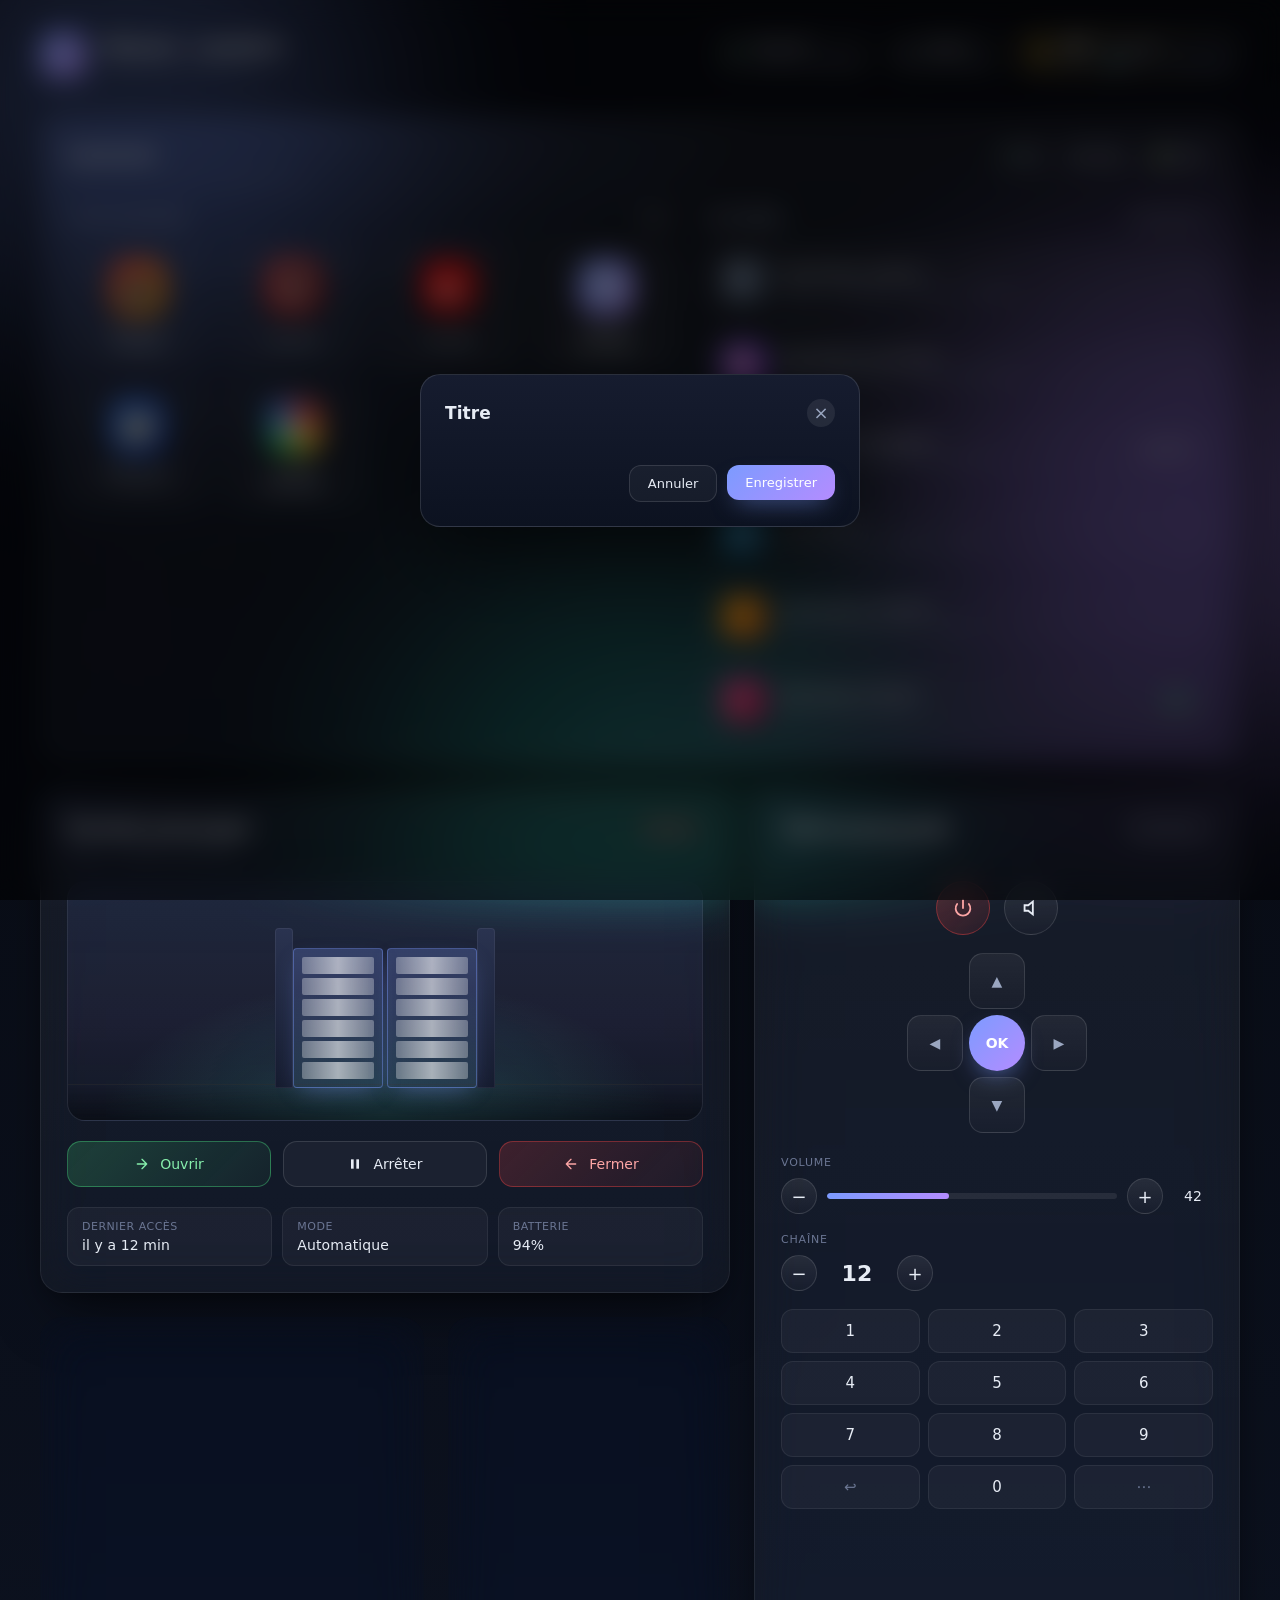
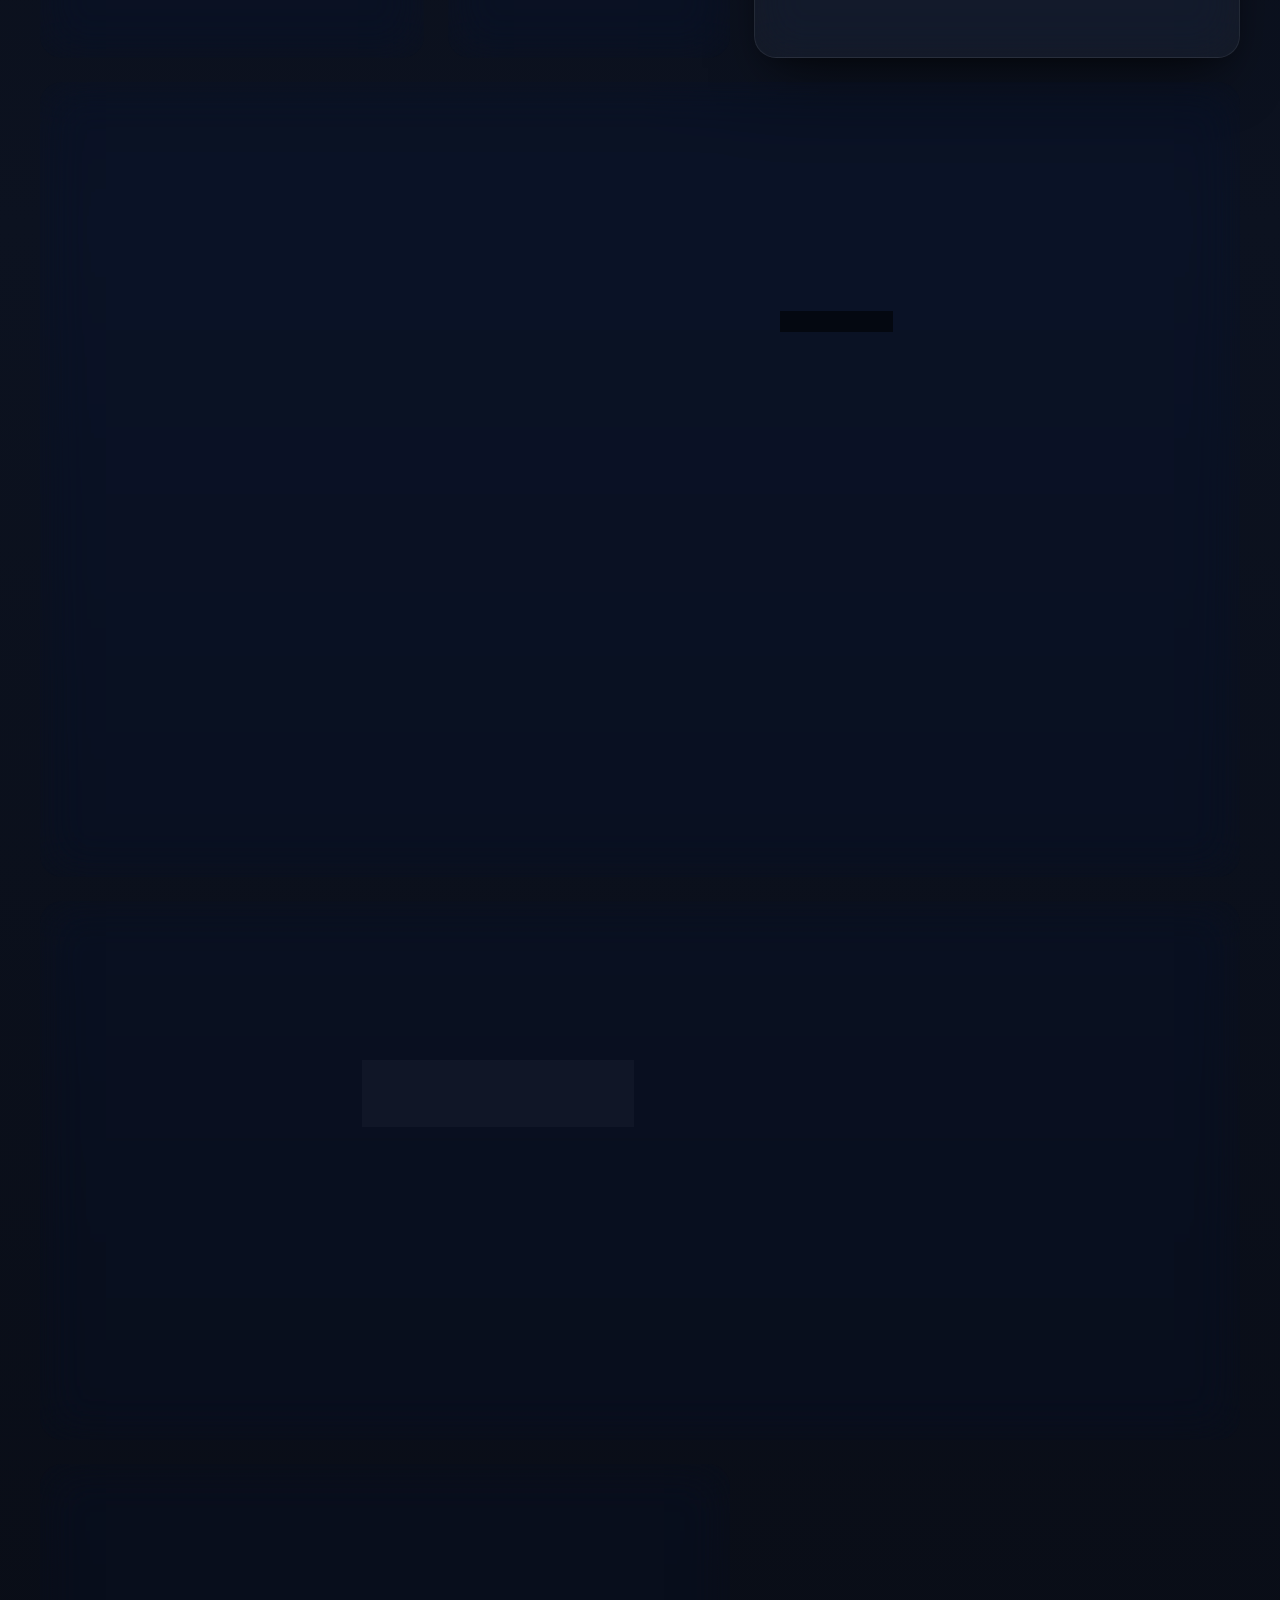
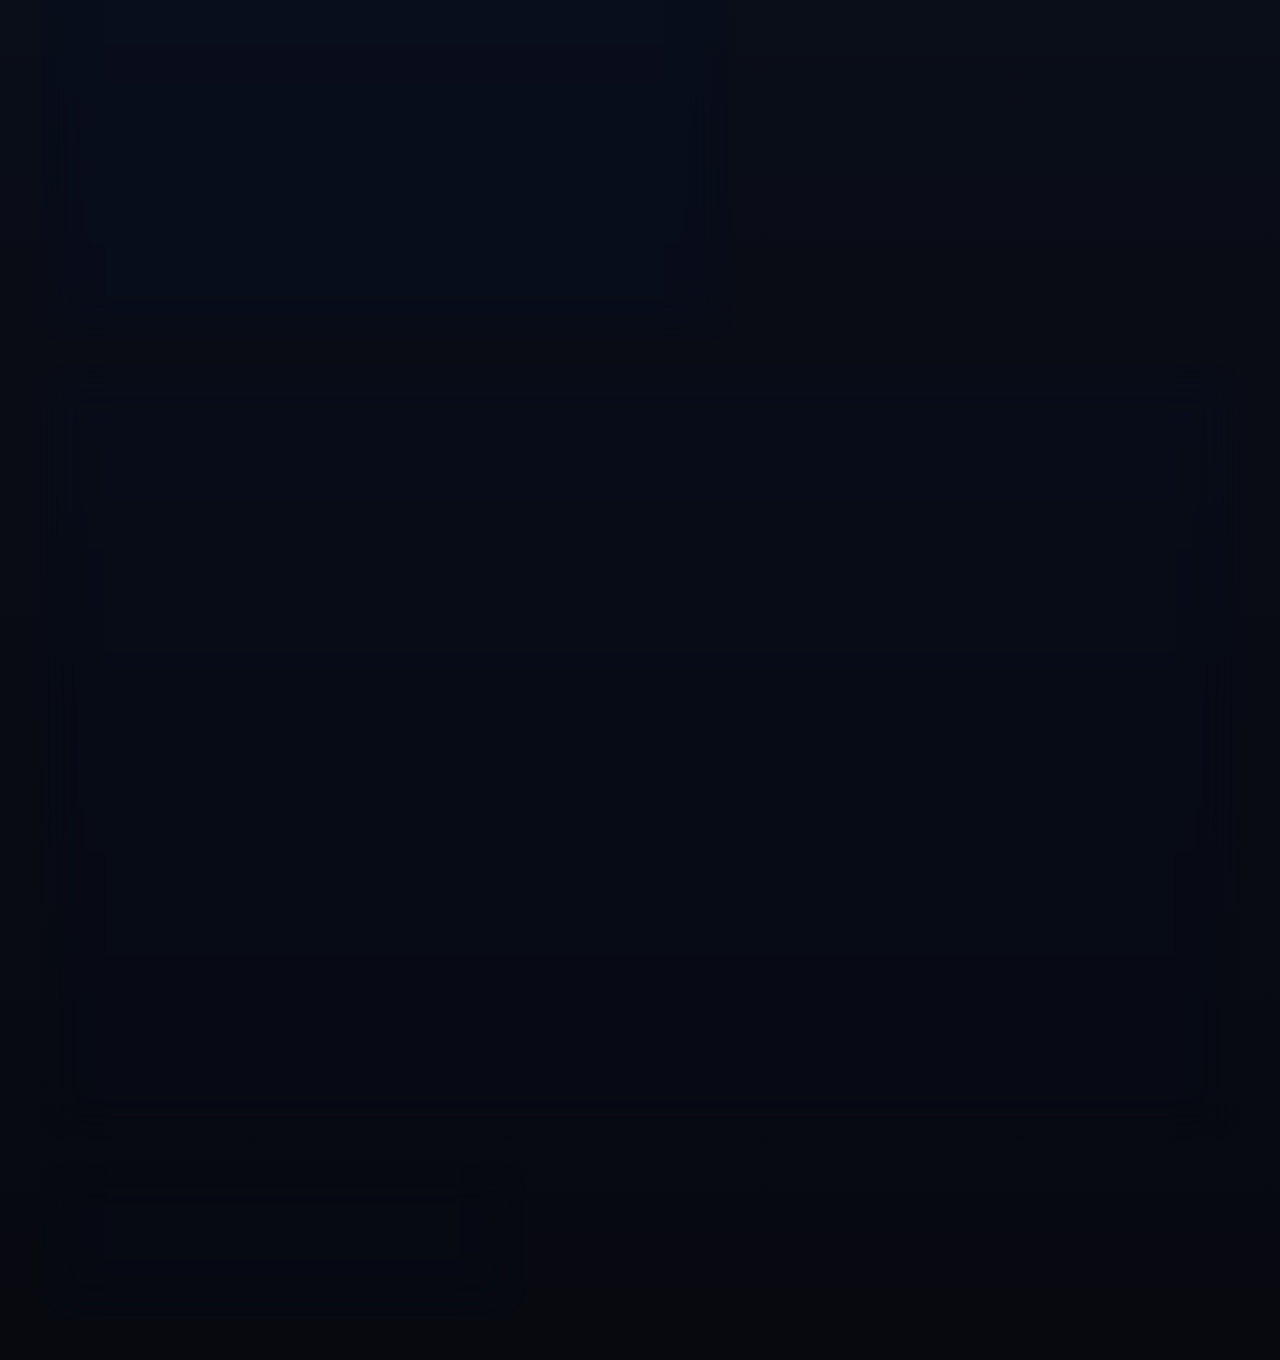
<file: index.html>
<!DOCTYPE html>
<html lang="fr">
<head>
  <meta charset="UTF-8" />
  <meta name="viewport" content="width=device-width, initial-scale=1.0" />
  <title>Télécommande — Maison connectée</title>
  <link rel="stylesheet" href="styles.css" />
</head>
<body>
  <div class="ambient">
    <div class="orb orb-1"></div>
    <div class="orb orb-2"></div>
    <div class="orb orb-3"></div>
  </div>

  <header class="topbar">
    <div class="brand">
      <div class="brand-mark">
        <span class="dot"></span>
        <span class="dot"></span>
        <span class="dot"></span>
      </div>
      <div class="brand-text">
        <h1>Maison<span>·</span>Lumière</h1>
        <p>Contrôle à distance</p>
      </div>
    </div>
    <div class="status">
      <div class="status-pill net" id="net-pill" title="Connexion réseau">
        <svg id="net-icon" class="net-icon" viewBox="0 0 24 24" aria-hidden="true">
          <path d="M2 8.5a16 16 0 0 1 20 0"/>
          <path d="M5 12a11 11 0 0 1 14 0"/>
          <path d="M8.5 15.5a6 6 0 0 1 7 0"/>
          <circle cx="12" cy="19" r="1.2" fill="currentColor" stroke="none"/>
        </svg>
        <span class="net-text">
          <span class="net-label" id="net-label">Wi-Fi 6E</span>
          <span class="net-sub" id="net-sub">Livebox · 920 Mb/s</span>
        </span>
      </div>

      <div class="status-pill clock">
        <svg viewBox="0 0 24 24" class="ic"><circle cx="12" cy="12" r="9"/><path d="M12 7v5l3 2"/></svg>
        <span class="clock-block">
          <span id="clock">--:--</span>
          <span class="date" id="date">--</span>
        </span>
      </div>

      <div class="status-pill weather" id="weather-pill" title="Météo">
        <span class="weather-icon" id="weather-icon">
          <svg viewBox="0 0 24 24"><circle cx="12" cy="12" r="4" fill="currentColor"/><g stroke="currentColor" stroke-width="2" stroke-linecap="round"><path d="M12 3v2"/><path d="M12 19v2"/><path d="M3 12h2"/><path d="M19 12h2"/><path d="M5.6 5.6l1.4 1.4"/><path d="M17 17l1.4 1.4"/><path d="M5.6 18.4L7 17"/><path d="M17 7l1.4-1.4"/></g></svg>
        </span>
        <span class="weather-block">
          <span class="weather-top">
            <span id="weather-temp">21°</span>
            <span id="weather-cond">Ensoleillé</span>
          </span>
          <span class="weather-sub">
            <span id="weather-city">Paris</span>
            <span class="dot-sep">·</span>
            <span id="weather-hum">💧 48%</span>
            <span class="dot-sep">·</span>
            <span id="weather-wind">🌬 12 km/h</span>
          </span>
        </span>
      </div>
    </div>
  </header>

  <main class="grid">
    <!-- ========= LAUNCHER ANDROID 14 ========= -->
    <section class="card card-launcher">
      <div class="card-head">
        <div>
          <h2>Lanceur</h2>
          <p class="subtitle">Android 16 · One UI 8 · Material You</p>
        </div>
        <div class="android-status">
          <span class="a-pill"><span class="a-dot"></span>5G</span>
          <span class="a-pill">Wi-Fi 6E</span>
          <span class="a-pill">🔋 87%</span>
        </div>
      </div>

      <div class="launcher-grid">
        <!-- Colonne 1 : Applications -->
        <div class="launcher-col">
          <div class="col-head">
            <h3>Applications</h3>
            <span class="col-count">12</span>
          </div>
          <div class="apps">
            <button class="app" data-app="ipremium">
              <span class="app-icon" style="background:linear-gradient(135deg,#ef4444,#f59e0b)">📺</span>
              <span class="app-name">iPremium<br>TvOnline</span>
            </button>
            <button class="app" data-app="anydesk">
              <span class="app-icon" style="background:linear-gradient(135deg,#ef4444,#7f1d1d)">🖥️</span>
              <span class="app-name">AnyDesk</span>
            </button>
            <button class="app" data-app="youtube">
              <span class="app-icon" style="background:linear-gradient(135deg,#ff0000,#991b1b)">▶</span>
              <span class="app-name">YouTube</span>
            </button>
            <button class="app" data-app="remote">
              <span class="app-icon" style="background:linear-gradient(135deg,#7c9bff,#b48cff)">📡</span>
              <span class="app-name">Remote<br>Controller</span>
            </button>
            <button class="app" data-app="filebrowser">
              <span class="app-icon" style="background:linear-gradient(135deg,#3b82f6,#1e40af)">📁</span>
              <span class="app-name">FileBrowser<br><small>+ USB / SD</small></span>
            </button>
            <button class="app" data-app="playstore">
              <span class="app-icon" style="background:conic-gradient(from 220deg at 50% 50%,#22c55e 0deg,#3b82f6 90deg,#ef4444 180deg,#fbbf24 270deg,#22c55e 360deg)">▶</span>
              <span class="app-name">Google<br>Play Store</span>
            </button>
          </div>
        </div>

        <!-- Colonne 2 : Outils système -->
        <div class="launcher-col">
          <div class="col-head">
            <h3>Système</h3>
            <span class="col-count">Android 16</span>
          </div>
          <div class="tools">
            <button class="tool" data-tool="settings">
              <span class="tool-icon" style="background:linear-gradient(135deg,#64748b,#334155)">⚙️</span>
              <div class="tool-info">
                <span class="tool-name">Paramètres système</span>
                <span class="tool-desc">Réseau · affichage · sécurité · comptes</span>
              </div>
              <span class="tool-arrow">›</span>
            </button>
            <button class="tool" data-tool="launcher">
              <span class="tool-icon" style="background:linear-gradient(135deg,#8b5cf6,#5b21b6)">🎨</span>
              <div class="tool-info">
                <span class="tool-name">Paramètres du lanceur</span>
                <span class="tool-desc">Grille · fond d'écran · thème dynamique</span>
              </div>
              <span class="tool-arrow">›</span>
            </button>
            <button class="tool" data-tool="update">
              <span class="tool-icon" style="background:linear-gradient(135deg,#22c55e,#15803d)">⬆️</span>
              <div class="tool-info">
                <span class="tool-name">Mise à jour du logiciel</span>
                <span class="tool-desc" id="update-desc">Android 16 · build BP1A.260401.006</span>
              </div>
              <span class="tool-badge" id="update-badge">À jour</span>
            </button>
            <button class="tool" data-tool="hotkeys">
              <span class="tool-icon" style="background:linear-gradient(135deg,#0ea5e9,#0c4a6e)">⌨️</span>
              <div class="tool-info">
                <span class="tool-name">Raccourcis</span>
                <span class="tool-desc">Touches longues · gestes · macros</span>
              </div>
              <span class="tool-arrow">›</span>
            </button>
            <button class="tool" data-tool="sysinfo">
              <span class="tool-icon" style="background:linear-gradient(135deg,#f59e0b,#b45309)">ℹ️</span>
              <div class="tool-info">
                <span class="tool-name">Informations système</span>
                <span class="tool-desc" id="sysinfo-desc">ARM Cortex-A78 · 8 Go · 128 Go</span>
              </div>
              <span class="tool-arrow">›</span>
            </button>
            <button class="tool" data-tool="clean">
              <span class="tool-icon" style="background:linear-gradient(135deg,#ec4899,#9d174d)">🧹</span>
              <div class="tool-info">
                <span class="tool-name">Nettoyage mémoire</span>
                <span class="tool-desc" id="clean-desc">RAM 3,2 / 8 Go utilisés</span>
              </div>
              <span class="tool-badge ok" id="clean-badge">OK</span>
            </button>
          </div>

          <!-- Panneau dépliable -->
          <div class="tool-panel" id="tool-panel" hidden>
            <div class="tool-panel-head">
              <h4 id="panel-title">Détails</h4>
              <button class="panel-close" id="panel-close">×</button>
            </div>
            <div class="tool-panel-body" id="panel-body"></div>
          </div>
        </div>
      </div>
    </section>

    <!-- ========= PORTAIL ========= -->
    <section class="card card-gate" id="gate-card">
      <div class="card-head">
        <div>
          <h2>Portail principal</h2>
          <p class="subtitle">Allée — entrée extérieure</p>
        </div>
        <div class="badge" id="gate-badge">Fermé</div>
      </div>

      <div class="gate-stage">
        <div class="gate-ground"></div>
        <div class="gate-pillar left"></div>
        <div class="gate-pillar right"></div>
        <div class="gate-door door-left" id="door-left">
          <div class="bar"></div><div class="bar"></div><div class="bar"></div>
          <div class="bar"></div><div class="bar"></div><div class="bar"></div>
        </div>
        <div class="gate-door door-right" id="door-right">
          <div class="bar"></div><div class="bar"></div><div class="bar"></div>
          <div class="bar"></div><div class="bar"></div><div class="bar"></div>
        </div>
        <div class="gate-glow" id="gate-glow"></div>
      </div>

      <div class="gate-controls">
        <button class="gate-btn open" data-action="open">
          <svg viewBox="0 0 24 24"><path d="M5 12h14M12 5l7 7-7 7"/></svg>
          Ouvrir
        </button>
        <button class="gate-btn pause" data-action="stop">
          <svg viewBox="0 0 24 24"><rect x="6" y="5" width="4" height="14"/><rect x="14" y="5" width="4" height="14"/></svg>
          Arrêter
        </button>
        <button class="gate-btn close" data-action="close">
          <svg viewBox="0 0 24 24"><path d="M19 12H5M12 19l-7-7 7-7"/></svg>
          Fermer
        </button>
      </div>

      <div class="gate-meta">
        <div class="meta-cell">
          <span class="meta-label">Dernier accès</span>
          <span class="meta-value" id="last-access">il y a 12 min</span>
        </div>
        <div class="meta-cell">
          <span class="meta-label">Mode</span>
          <span class="meta-value">Automatique</span>
        </div>
        <div class="meta-cell">
          <span class="meta-label">Batterie</span>
          <span class="meta-value">94%</span>
        </div>
      </div>
    </section>

    <!-- ========= TÉLÉCOMMANDE TV ========= -->
    <section class="card card-remote">
      <div class="card-head">
        <div>
          <h2>Télécommande</h2>
          <p class="subtitle">Salon — TV principale</p>
        </div>
        <div class="badge soft" id="tv-state">En veille</div>
      </div>

      <div class="remote">
        <div class="remote-top">
          <button class="rb power" id="power-btn" title="Marche / Arrêt">
            <svg viewBox="0 0 24 24"><path d="M12 3v9M5.6 7.6a8 8 0 1 0 12.8 0"/></svg>
          </button>
          <button class="rb mute" id="mute-btn" title="Muet">
            <svg viewBox="0 0 24 24"><path d="M9 9H5v6h4l5 4V5L9 9z"/><path class="mute-cross" d="M17 9l4 6M21 9l-4 6"/></svg>
          </button>
        </div>

        <div class="dpad">
          <button class="dpad-btn up" data-dir="up">▲</button>
          <button class="dpad-btn left" data-dir="left">◀</button>
          <button class="dpad-center" id="ok-btn">OK</button>
          <button class="dpad-btn right" data-dir="right">▶</button>
          <button class="dpad-btn down" data-dir="down">▼</button>
        </div>

        <div class="sliders">
          <div class="slider-group">
            <label>Volume</label>
            <div class="slider-row">
              <button class="rb small" data-vol="-1">−</button>
              <div class="slider-track"><div class="slider-fill" id="vol-fill"></div></div>
              <button class="rb small" data-vol="1">+</button>
              <span class="slider-val" id="vol-val">42</span>
            </div>
          </div>
          <div class="slider-group">
            <label>Chaîne</label>
            <div class="slider-row">
              <button class="rb small" data-ch="-1">−</button>
              <div class="channel" id="channel-val">12</div>
              <button class="rb small" data-ch="1">+</button>
            </div>
          </div>
        </div>

        <div class="numpad">
          <button>1</button><button>2</button><button>3</button>
          <button>4</button><button>5</button><button>6</button>
          <button>7</button><button>8</button><button>9</button>
          <button class="ghost">↩</button><button>0</button><button class="ghost">⋯</button>
        </div>
      </div>
    </section>

    <!-- ========= SCÈNES ========= -->
    <section class="card card-scenes">
      <div class="card-head">
        <div>
          <h2>Scènes</h2>
          <p class="subtitle">Ambiances rapides</p>
        </div>
      </div>
      <div class="scenes">
        <button class="scene" data-scene="morning">
          <div class="scene-art morning"></div>
          <span>Matin</span>
        </button>
        <button class="scene" data-scene="cinema">
          <div class="scene-art cinema"></div>
          <span>Cinéma</span>
        </button>
        <button class="scene" data-scene="dinner">
          <div class="scene-art dinner"></div>
          <span>Dîner</span>
        </button>
        <button class="scene" data-scene="away">
          <div class="scene-art away"></div>
          <span>Absent</span>
        </button>
      </div>
    </section>

    <!-- ========= LUMIÈRES ========= -->
    <section class="card card-lights">
      <div class="card-head">
        <div>
          <h2>Lumières</h2>
          <p class="subtitle">3 pièces actives</p>
        </div>
      </div>
      <div class="lights">
        <div class="light" data-room="salon">
          <div class="light-bulb"></div>
          <div class="light-info">
            <span class="light-name">Salon</span>
            <span class="light-detail"><span class="light-pct">68</span>% — chaud</span>
          </div>
          <label class="switch">
            <input type="checkbox" checked />
            <span class="track"></span>
          </label>
        </div>
        <div class="light" data-room="cuisine">
          <div class="light-bulb"></div>
          <div class="light-info">
            <span class="light-name">Cuisine</span>
            <span class="light-detail"><span class="light-pct">100</span>% — froid</span>
          </div>
          <label class="switch">
            <input type="checkbox" checked />
            <span class="track"></span>
          </label>
        </div>
        <div class="light" data-room="chambre">
          <div class="light-bulb off"></div>
          <div class="light-info">
            <span class="light-name">Chambre</span>
            <span class="light-detail"><span class="light-pct">0</span>% — éteint</span>
          </div>
          <label class="switch">
            <input type="checkbox" />
            <span class="track"></span>
          </label>
        </div>
      </div>
    </section>

    <!-- ========= EPG (Guide TV — visionneuse) ========= -->
    <section class="card card-epg">
      <div class="card-head">
        <div>
          <h2>Guide TV — EPG</h2>
          <p class="subtitle">Aperçu en direct · programmes diffusés &amp; à venir</p>
        </div>
        <div class="epg-toolbar">
          <button class="ghost-btn small" id="epg-prev" title="Jour précédent">‹</button>
          <button class="ghost-btn" id="epg-today">Aujourd'hui</button>
          <button class="ghost-btn small" id="epg-next" title="Jour suivant">›</button>
          <span class="epg-date" id="epg-date">—</span>
        </div>
      </div>

      <div class="tv-viewer">
        <!-- Bandeau supérieur façon décodeur -->
        <div class="tv-bar">
          <div class="tv-bar-left">
            <span class="tv-bar-back">‹</span>
            <span class="tv-bar-label">Groupe :</span>
            <span class="tv-bar-dot"></span>
            <span class="tv-bar-cat" id="tv-bar-cat">TV</span>
            <span class="tv-bar-sep">|</span>
            <span class="tv-bar-cat-name" id="tv-bar-cat-name">TOUTES</span>
            <span class="tv-bar-count" id="tv-bar-count">(0)</span>
          </div>
          <button class="tv-bar-replay" id="tv-bar-replay">REPLAY ›</button>
        </div>

        <div class="tv-viewer-body">
          <!-- Gauche : liste des chaînes (style décodeur) -->
          <aside class="tv-channels-pane">
            <input type="search" class="tv-search" id="epg-channel-search" placeholder="🔍  Filtrer les chaînes…" />
            <ul class="tv-channels-list" id="epg-channels-list"></ul>
          </aside>

          <!-- Droite : détail de la chaîne sélectionnée -->
          <div class="tv-detail">
            <div class="tv-detail-top">
              <span class="tv-detail-date" id="tv-detail-date">--:-- · ---</span>
            </div>

            <!-- Couverture du programme -->
            <div class="tv-cover" id="tv-cover">
              <div class="tv-cover-art" id="tv-cover-art"></div>
              <div class="tv-cover-overlay">
                <span class="tv-cover-cat" id="tv-cover-cat">—</span>
                <span class="tv-cover-live" id="tv-cover-live">● EN DIRECT</span>
              </div>
            </div>

            <!-- Infos chaîne -->
            <div class="tv-channel-title" id="tv-channel-title">—</div>
            <div class="tv-divider"></div>

            <!-- Programme en cours -->
            <div class="tv-current">
              <span class="tv-current-time" id="tv-current-time">--:-- – --:--</span>
              <span class="tv-current-title" id="tv-current-title">—</span>
            </div>

            <!-- Description -->
            <p class="tv-desc" id="tv-desc">—</p>

            <!-- Programmes à suivre -->
            <ul class="tv-next" id="tv-next"></ul>

            <!-- Boutons couleurs façon télécommande -->
            <div class="tv-color-bar">
              <button class="cbtn red"    id="cb-red"    title="Filtre / EPG arrière"><span class="cdot"></span><span class="cicon">▼</span></button>
              <button class="cbtn green"  id="cb-green"  title="Rechercher"><span class="cdot"></span><span class="cicon">🔍</span></button>
              <button class="cbtn yellow" id="cb-yellow" title="Verrouiller / Parental"><span class="cdot"></span><span class="cicon">🔒</span></button>
              <button class="cbtn blue"   id="cb-blue"   title="Favori"><span class="cdot"></span><span class="cicon">★</span></button>
            </div>
          </div>
        </div>
      </div>
    </section>

    <!-- ========= CHAÎNES & FAVORIS ========= -->
    <section class="card card-channels">
      <div class="card-head">
        <div>
          <h2>Chaînes &amp; favoris</h2>
          <p class="subtitle">Groupes · catégories · canaux personnalisés</p>
        </div>
        <div class="card-head-actions">
          <span class="badge soft" id="ch-count">0 chaînes</span>
          <button class="ghost-btn" id="export-btn" title="Exporter la liste">
            <svg viewBox="0 0 24 24"><path d="M12 3v12m0 0l-4-4m4 4l4-4M5 21h14"/></svg>
            Exporter
          </button>
        </div>
      </div>

      <div class="channels-layout">
        <!-- Sidebar groupes -->
        <aside class="groups-pane">
          <div class="groups-head">
            <h3>Groupes</h3>
            <button class="ghost-btn small" id="add-group-btn">＋</button>
          </div>
          <ul class="groups" id="groups-list"></ul>
          <button class="add-group-row" id="add-group-row">
            <span>＋</span> Nouveau groupe
          </button>
        </aside>

        <!-- Canaux du groupe sélectionné -->
        <div class="channels-pane">
          <div class="channels-head">
            <div class="channels-title">
              <span class="group-color-dot" id="active-group-color"></span>
              <h3 id="active-group-name">—</h3>
              <span class="muted" id="active-group-count">0 canaux</span>
            </div>
            <div class="channels-actions">
              <input type="search" class="search-input" id="channel-search" placeholder="Rechercher…" />
              <button class="primary-btn" id="add-channel-btn">＋ Ajouter une chaîne</button>
            </div>
          </div>
          <ul class="channels-list" id="channels-list"></ul>
        </div>
      </div>
    </section>

    <!-- ========= COMPATIBILITÉ ========= -->
    <section class="card card-compat">
      <div class="card-head">
        <div>
          <h2>Appareils compatibles</h2>
          <p class="subtitle">Toutes les télécommandes — un seul hub</p>
        </div>
        <button class="ghost-btn" id="scan-btn">
          <svg viewBox="0 0 24 24"><path d="M21 21l-4.3-4.3M10 18a8 8 0 1 1 0-16 8 8 0 0 1 0 16z"/></svg>
          Scanner
        </button>
      </div>

      <div class="protocols">
        <button class="proto active" data-proto="ir">
          <span class="proto-ic">📡</span>
          <span class="proto-name">IR universelle</span>
          <span class="proto-desc">38 kHz · NEC · RC5 · RC6 · SIRC</span>
          <span class="proto-state">Prêt</span>
        </button>
        <button class="proto active" data-proto="bt1">
          <span class="proto-ic">🔵</span>
          <span class="proto-name">Bluetooth Classic (BT1)</span>
          <span class="proto-desc">v1.x · v2.x · SPP · HID</span>
          <span class="proto-state">Prêt</span>
        </button>
        <button class="proto active" data-proto="bt2">
          <span class="proto-ic">🔷</span>
          <span class="proto-name">Bluetooth LE (BT2 / 4.x+)</span>
          <span class="proto-desc">v4 · v5 · GATT · HOGP</span>
          <span class="proto-state">Prêt</span>
        </button>
        <button class="proto" data-proto="wifi">
          <span class="proto-ic">📶</span>
          <span class="proto-name">Wi-Fi / MQTT</span>
          <span class="proto-desc">2.4 GHz · 5 GHz · TLS</span>
          <span class="proto-state">Veille</span>
        </button>
        <button class="proto" data-proto="zigbee">
          <span class="proto-ic">🐝</span>
          <span class="proto-name">Zigbee</span>
          <span class="proto-desc">3.0 · mesh · 2.4 GHz</span>
          <span class="proto-state">Veille</span>
        </button>
        <button class="proto" data-proto="rf">
          <span class="proto-ic">📻</span>
          <span class="proto-name">RF 433 / 868 MHz</span>
          <span class="proto-desc">portails · stores · garages</span>
          <span class="proto-state">Veille</span>
        </button>
      </div>

      <div class="paired" id="paired-list">
        <div class="paired-item">
          <span class="paired-ic">📺</span>
          <div class="paired-info">
            <span class="paired-name">Samsung QLED 65"</span>
            <span class="paired-meta">IR · NEC · apprise</span>
          </div>
          <span class="paired-rssi good">●●●</span>
        </div>
        <div class="paired-item">
          <span class="paired-ic">🎮</span>
          <div class="paired-info">
            <span class="paired-name">Apple TV Remote</span>
            <span class="paired-meta">BLE · HOGP</span>
          </div>
          <span class="paired-rssi good">●●●</span>
        </div>
        <div class="paired-item">
          <span class="paired-ic">🚪</span>
          <div class="paired-info">
            <span class="paired-name">Portail Somfy</span>
            <span class="paired-meta">RF · 433.92 MHz</span>
          </div>
          <span class="paired-rssi mid">●●○</span>
        </div>
        <div class="paired-item">
          <span class="paired-ic">🔊</span>
          <div class="paired-info">
            <span class="paired-name">Sonos Beam</span>
            <span class="paired-meta">Wi-Fi · MQTT</span>
          </div>
          <span class="paired-rssi good">●●●</span>
        </div>
      </div>
    </section>

    <!-- ========= CODECS / MEDIA ========= -->
    <section class="card card-codecs">
      <div class="card-head">
        <div>
          <h2>Moteur média</h2>
          <p class="subtitle">Tous les codecs · qualité maximale</p>
        </div>
        <div class="badge soft" id="codec-pipeline">Pipeline 4K HDR</div>
      </div>

      <div class="now-playing">
        <div class="np-cover">
          <div class="np-wave"><span></span><span></span><span></span><span></span><span></span></div>
        </div>
        <div class="np-info">
          <span class="np-title">Interstellar — Main Theme</span>
          <span class="np-sub">Hans Zimmer · FLAC 24-bit / 192 kHz</span>
          <div class="np-chips">
            <span class="chip hi">Dolby Atmos</span>
            <span class="chip hi">FLAC</span>
            <span class="chip">192 kHz · 24-bit</span>
            <span class="chip">7.1.4</span>
          </div>
        </div>
        <div class="np-controls">
          <button class="np-btn">⏮</button>
          <button class="np-btn play">▶</button>
          <button class="np-btn">⏭</button>
        </div>
      </div>

      <div class="codec-groups">
        <div class="codec-group">
          <h3>Vidéo</h3>
          <div class="codec-list">
            <span class="codec best">AV1</span>
            <span class="codec best">HEVC / H.265</span>
            <span class="codec best">VVC / H.266</span>
            <span class="codec">H.264 / AVC</span>
            <span class="codec">VP9</span>
            <span class="codec">VP8</span>
            <span class="codec">MPEG-2</span>
            <span class="codec">ProRes</span>
          </div>
        </div>

        <div class="codec-group">
          <h3>HDR &amp; image</h3>
          <div class="codec-list">
            <span class="codec best">Dolby Vision</span>
            <span class="codec best">HDR10+</span>
            <span class="codec">HDR10</span>
            <span class="codec">HLG</span>
            <span class="codec">Rec. 2020</span>
            <span class="codec">DCI-P3</span>
            <span class="codec">10-bit · 12-bit</span>
          </div>
        </div>

        <div class="codec-group">
          <h3>Audio surround</h3>
          <div class="codec-list">
            <span class="codec best">Dolby Atmos</span>
            <span class="codec best">DTS:X</span>
            <span class="codec best">Dolby TrueHD</span>
            <span class="codec">DTS-HD MA</span>
            <span class="codec">Dolby Digital+</span>
            <span class="codec">DTS</span>
            <span class="codec">Auro-3D</span>
          </div>
        </div>

        <div class="codec-group">
          <h3>Audio stéréo / sans perte</h3>
          <div class="codec-list">
            <span class="codec best">FLAC</span>
            <span class="codec best">ALAC</span>
            <span class="codec best">WavPack</span>
            <span class="codec">DSD (SACD)</span>
            <span class="codec">PCM 192/24</span>
            <span class="codec">APE</span>
          </div>
        </div>

        <div class="codec-group">
          <h3>Audio avec perte</h3>
          <div class="codec-list">
            <span class="codec best">Opus</span>
            <span class="codec">AAC / xHE-AAC</span>
            <span class="codec">MP3</span>
            <span class="codec">Vorbis</span>
            <span class="codec">WMA</span>
          </div>
        </div>

        <div class="codec-group">
          <h3>Audio Bluetooth</h3>
          <div class="codec-list">
            <span class="codec best">LDAC</span>
            <span class="codec best">aptX Adaptive</span>
            <span class="codec best">aptX Lossless</span>
            <span class="codec">aptX HD</span>
            <span class="codec">aptX</span>
            <span class="codec">LC3 / LE Audio</span>
            <span class="codec">SBC</span>
          </div>
        </div>

        <div class="codec-group">
          <h3>Conteneurs</h3>
          <div class="codec-list">
            <span class="codec">MKV</span>
            <span class="codec">MP4 / MOV</span>
            <span class="codec">WebM</span>
            <span class="codec">TS / M2TS</span>
            <span class="codec">AVI</span>
            <span class="codec">FLV</span>
          </div>
        </div>

        <div class="codec-group">
          <h3>Streaming</h3>
          <div class="codec-list">
            <span class="codec">HLS</span>
            <span class="codec">MPEG-DASH</span>
            <span class="codec">RTSP / RTP</span>
            <span class="codec">SRT</span>
            <span class="codec">WebRTC</span>
            <span class="codec">AirPlay 2</span>
            <span class="codec">Chromecast</span>
          </div>
        </div>
      </div>

      <div class="codec-hw">
        <div class="hw-card">
          <div class="hw-title"><span class="hw-ic">⚡</span> Décodage matériel Android / Realtek</div>
          <div class="hw-grid">
            <span class="hw-pill best">4K @ 60 fps</span>
            <span class="hw-pill best">AV1</span>
            <span class="hw-pill best">H.265 / HEVC</span>
            <span class="hw-pill">H.264 / AVC</span>
            <span class="hw-pill">MPEG-2 / MPEG-4</span>
            <span class="hw-pill">VC-1</span>
            <span class="hw-pill">VP9</span>
            <span class="hw-pill">10-bit · 12-bit</span>
          </div>
          <div class="hw-sub">SoC compatibles : Realtek RTD1319/1619, Amlogic S905X4, Allwinner H618 — décodage 100 % matériel, GPU déchargé.</div>
        </div>
        <div class="hw-card">
          <div class="hw-title"><span class="hw-ic">▶</span> Lecteur interne MOL3 — chaînes en direct</div>
          <div class="hw-grid">
            <span class="hw-pill best">Live IPTV</span>
            <span class="hw-pill best">HLS · DASH</span>
            <span class="hw-pill">MPEG-TS</span>
            <span class="hw-pill">UDP / RTP</span>
            <span class="hw-pill">Timeshift</span>
            <span class="hw-pill">Multi-audio</span>
            <span class="hw-pill">Sous-titres</span>
          </div>
          <div class="hw-sub">Moteur natif optimisé pour le live : zapping &lt; 0,8 s, buffer adaptatif, reconnexion automatique.</div>
        </div>
      </div>

      <div class="codec-foot">
        <span><b id="codec-count">0</b> codecs disponibles</span>
        <span class="dot-sep">·</span>
        <span>Décodage matériel <b>activé</b></span>
        <span class="dot-sep">·</span>
        <span>Upscale IA <b>4K</b></span>
      </div>
    </section>

    <!-- ========= JOURNAL ========= -->
    <section class="card card-log">
      <div class="card-head">
        <div>
          <h2>Activité</h2>
          <p class="subtitle">Derniers événements</p>
        </div>
      </div>
      <ul class="log" id="log">
        <li><span class="log-time">--:--</span><span class="log-msg">En attente d'événements…</span></li>
      </ul>
    </section>
  </main>

  <!-- ========= MODAL ========= -->
  <div class="modal-overlay" id="modal" hidden>
    <div class="modal">
      <div class="modal-head">
        <h3 id="modal-title">Titre</h3>
        <button class="panel-close" id="modal-close">×</button>
      </div>
      <form class="modal-body" id="modal-form"></form>
      <div class="modal-foot">
        <button type="button" class="panel-btn ghost" id="modal-cancel">Annuler</button>
        <button type="button" class="panel-btn" id="modal-ok">Enregistrer</button>
      </div>
    </div>
  </div>

  <script src="app.js"></script>
</body>
</html>
</file>
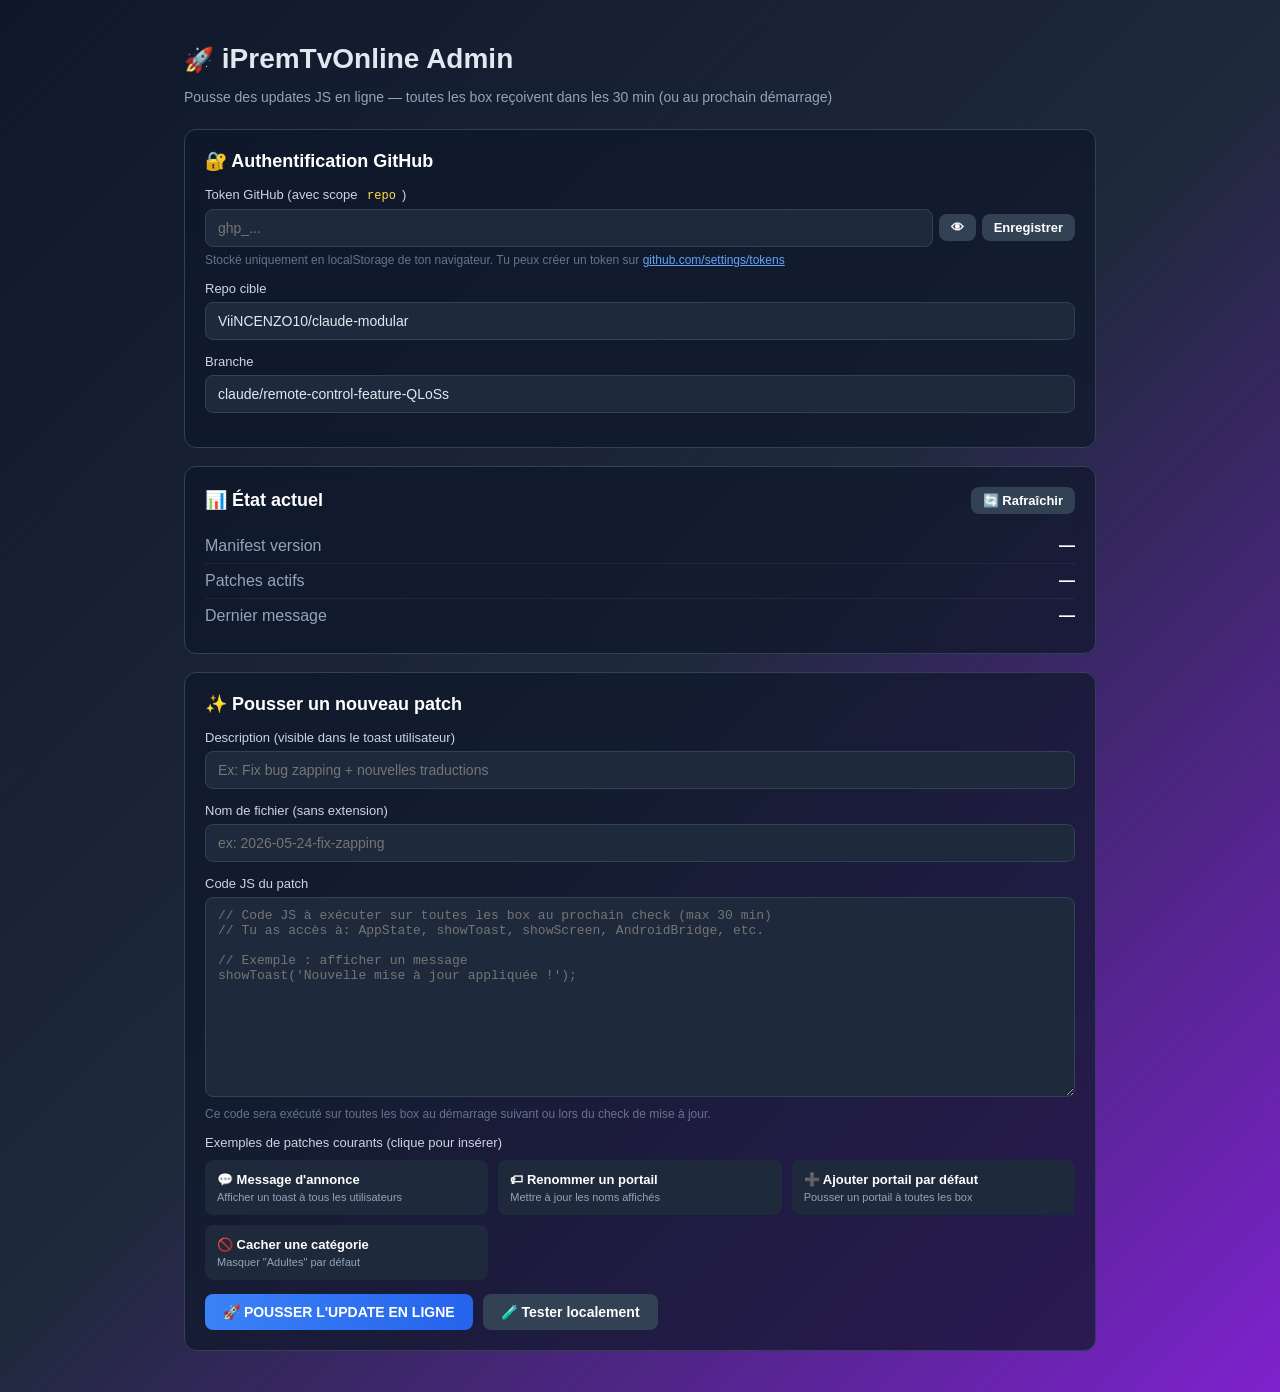
<file: examples/remote-control/admin/index.html>
<!DOCTYPE html>
<html lang="fr">
<head>
  <meta charset="UTF-8">
  <meta name="viewport" content="width=device-width, initial-scale=1.0">
  <title>iPremTvOnline Admin - Push Updates</title>
  <style>
    *{box-sizing:border-box}
    body{font-family:-apple-system,Segoe UI,Roboto,Helvetica,Arial,sans-serif;margin:0;padding:0;background:linear-gradient(135deg,#0f172a 0%,#1e293b 50%,#7e22ce 100%);min-height:100vh;color:#e2e8f0}
    .container{max-width:960px;margin:0 auto;padding:24px}
    h1{font-size:28px;margin-bottom:8px}
    h1 .icon{font-size:24px}
    .subtitle{color:#94a3b8;margin-bottom:24px;font-size:14px}
    .card{background:rgba(15,23,42,.7);border:1px solid #334155;border-radius:12px;padding:20px;margin-bottom:18px;backdrop-filter:blur(8px)}
    .card h2{margin-top:0;font-size:18px;color:#fff;display:flex;align-items:center;gap:10px}
    .card-stat{display:flex;justify-content:space-between;padding:8px 0;border-bottom:1px solid rgba(255,255,255,.05)}
    .card-stat:last-child{border-bottom:none}
    .card-stat-label{color:#94a3b8}
    .card-stat-val{font-weight:600;color:#fff}
    .badge{display:inline-block;padding:3px 10px;border-radius:12px;font-size:12px;font-weight:600;background:#1e40af;color:#fff}
    .badge.green{background:#16a34a}
    .badge.red{background:#dc2626}
    .badge.yellow{background:#d97706}
    label{display:block;margin-bottom:6px;color:#cbd5e1;font-size:13px;font-weight:500}
    input,textarea,select{width:100%;padding:10px 12px;background:#1e293b;border:1px solid #334155;border-radius:8px;color:#e2e8f0;font-size:14px;font-family:inherit}
    input:focus,textarea:focus,select:focus{outline:none;border-color:#3b82f6;box-shadow:0 0 0 3px rgba(59,130,246,.2)}
    textarea{font-family:'Cascadia Code','Consolas',monospace;font-size:13px;min-height:200px;resize:vertical}
    .form-row{margin-bottom:14px}
    .btn{padding:10px 18px;border-radius:8px;border:none;font-size:14px;font-weight:600;cursor:pointer;transition:all .15s}
    .btn-primary{background:linear-gradient(90deg,#3b82f6,#2563eb);color:#fff}
    .btn-primary:hover{transform:translateY(-1px);box-shadow:0 6px 20px rgba(59,130,246,.4)}
    .btn-primary:disabled{opacity:.5;cursor:not-allowed}
    .btn-secondary{background:#334155;color:#fff}
    .btn-secondary:hover{background:#475569}
    .btn-danger{background:#dc2626;color:#fff}
    .btn-danger:hover{background:#b91c1c}
    .btn-sm{padding:6px 12px;font-size:13px}
    .patches-list{list-style:none;padding:0;margin:0}
    .patches-list li{display:flex;align-items:center;gap:12px;padding:10px;background:#1e293b;border-radius:8px;margin-bottom:6px;font-family:monospace;font-size:13px}
    .patches-list li button{margin-left:auto}
    .toast{position:fixed;bottom:24px;left:50%;transform:translateX(-50%);background:#1e293b;color:#fff;padding:12px 20px;border-radius:8px;border:1px solid #334155;font-size:14px;z-index:1000;box-shadow:0 8px 30px rgba(0,0,0,.5)}
    .actions-row{display:flex;gap:10px;margin-top:14px}
    .help{color:#64748b;font-size:12px;margin-top:6px}
    .token-row{display:flex;gap:6px;align-items:center}
    .token-row input{flex:1}
    code{background:#0f172a;padding:2px 6px;border-radius:4px;font-family:monospace;font-size:12px;color:#fde047}
    .examples-grid{display:grid;grid-template-columns:repeat(auto-fill,minmax(280px,1fr));gap:10px;margin-top:10px}
    .example-card{background:#1e293b;padding:12px;border-radius:8px;cursor:pointer;transition:.15s}
    .example-card:hover{background:#334155;transform:translateY(-2px)}
    .example-card-title{font-weight:600;font-size:13px;color:#fff;margin-bottom:4px}
    .example-card-desc{font-size:11px;color:#94a3b8}
  </style>
</head>
<body>
  <div class="container">
    <h1><span class="icon">🚀</span> iPremTvOnline Admin</h1>
    <p class="subtitle">Pousse des updates JS en ligne — toutes les box reçoivent dans les 30 min (ou au prochain démarrage)</p>

    <!-- Token config -->
    <div class="card">
      <h2>🔐 Authentification GitHub</h2>
      <div class="form-row">
        <label>Token GitHub (avec scope <code>repo</code>)</label>
        <div class="token-row">
          <input type="password" id="ghToken" placeholder="ghp_...">
          <button class="btn btn-secondary btn-sm" id="btnToggleToken">👁</button>
          <button class="btn btn-secondary btn-sm" id="btnSaveToken">Enregistrer</button>
        </div>
        <div class="help">Stocké uniquement en localStorage de ton navigateur. Tu peux créer un token sur <a style="color:#60a5fa" href="https://github.com/settings/tokens" target="_blank">github.com/settings/tokens</a></div>
      </div>
      <div class="form-row">
        <label>Repo cible</label>
        <input type="text" id="ghRepo" placeholder="ViiNCENZO10/claude-modular" value="ViiNCENZO10/claude-modular">
      </div>
      <div class="form-row">
        <label>Branche</label>
        <input type="text" id="ghBranch" placeholder="claude/remote-control-feature-QLoSs" value="claude/remote-control-feature-QLoSs">
      </div>
    </div>

    <!-- Current state -->
    <div class="card">
      <h2>📊 État actuel <button class="btn btn-secondary btn-sm" id="btnRefresh" style="margin-left:auto">🔄 Rafraîchir</button></h2>
      <div id="currentStatus">
        <div class="card-stat">
          <span class="card-stat-label">Manifest version</span>
          <span class="card-stat-val" id="currVersion">—</span>
        </div>
        <div class="card-stat">
          <span class="card-stat-label">Patches actifs</span>
          <span class="card-stat-val" id="currPatchCount">—</span>
        </div>
        <div class="card-stat">
          <span class="card-stat-label">Dernier message</span>
          <span class="card-stat-val" id="currMessage">—</span>
        </div>
      </div>
      <ul class="patches-list" id="patchesList"></ul>
    </div>

    <!-- New patch -->
    <div class="card">
      <h2>✨ Pousser un nouveau patch</h2>
      <div class="form-row">
        <label>Description (visible dans le toast utilisateur)</label>
        <input type="text" id="patchDesc" placeholder="Ex: Fix bug zapping + nouvelles traductions">
      </div>
      <div class="form-row">
        <label>Nom de fichier (sans extension)</label>
        <input type="text" id="patchFilename" placeholder="ex: 2026-05-24-fix-zapping">
      </div>
      <div class="form-row">
        <label>Code JS du patch</label>
        <textarea id="patchCode" placeholder="// Code JS à exécuter sur toutes les box au prochain check (max 30 min)&#10;// Tu as accès à: AppState, showToast, showScreen, AndroidBridge, etc.&#10;&#10;// Exemple : afficher un message&#10;showToast('Nouvelle mise à jour appliquée !');"></textarea>
        <div class="help">Ce code sera exécuté sur toutes les box au démarrage suivant ou lors du check de mise à jour.</div>
      </div>
      <div class="form-row">
        <label>Exemples de patches courants (clique pour insérer)</label>
        <div class="examples-grid">
          <div class="example-card" data-template="toast">
            <div class="example-card-title">💬 Message d'annonce</div>
            <div class="example-card-desc">Afficher un toast à tous les utilisateurs</div>
          </div>
          <div class="example-card" data-template="renamePortal">
            <div class="example-card-title">🏷 Renommer un portail</div>
            <div class="example-card-desc">Mettre à jour les noms affichés</div>
          </div>
          <div class="example-card" data-template="addDefaultPortal">
            <div class="example-card-title">➕ Ajouter portail par défaut</div>
            <div class="example-card-desc">Pousser un portail à toutes les box</div>
          </div>
          <div class="example-card" data-template="hideCategory">
            <div class="example-card-title">🚫 Cacher une catégorie</div>
            <div class="example-card-desc">Masquer "Adultes" par défaut</div>
          </div>
        </div>
      </div>
      <div class="actions-row">
        <button class="btn btn-primary" id="btnPushPatch">🚀 POUSSER L'UPDATE EN LIGNE</button>
        <button class="btn btn-secondary" id="btnTestLocal">🧪 Tester localement</button>
      </div>
    </div>
  </div>

  <script>
    var TEMPLATES = {
      toast: "// Affiche un toast au démarrage de l'app\nshowToast('Bienvenue dans la nouvelle version !', 5000);\n",
      renamePortal: "// Renomme tous les portails Xtream pour ajouter un préfixe\ntry {\n  var portals = JSON.parse(localStorage.getItem('iprem_portals') || '[]');\n  portals.forEach(function(p) {\n    if (p.type === 'xtream' && !p.name.startsWith('VD ')) {\n      p.name = 'VD ' + p.name;\n    }\n  });\n  localStorage.setItem('iprem_portals', JSON.stringify(portals));\n  if (typeof renderConnectionsView === 'function') renderConnectionsView();\n} catch (e) {}\n",
      addDefaultPortal: "// Ajoute un portail Xtream par défaut s'il n'existe pas déjà\ntry {\n  var portals = JSON.parse(localStorage.getItem('iprem_portals') || '[]');\n  var exists = portals.some(function(p) { return p.type === 'xtream' && p.server === 'http://example.com:8080'; });\n  if (!exists) {\n    portals.push({\n      type: 'xtream',\n      name: 'Compte VD Mobile',\n      server: 'http://example.com:8080',\n      username: 'demo',\n      password: 'demo'\n    });\n    localStorage.setItem('iprem_portals', JSON.stringify(portals));\n    if (typeof renderConnectionsView === 'function') renderConnectionsView();\n  }\n} catch (e) {}\n",
      hideCategory: "// Cache la catégorie 'Adultes' par défaut pour tous les portails\ntry {\n  var key = 'iprem_cathidden_default_live';\n  var hidden = JSON.parse(localStorage.getItem(key) || '[]');\n  // Ajouter ici les IDs de catégorie à cacher\n  // hidden.push('123'); // remplace 123 par l'ID réel\n  // localStorage.setItem(key, JSON.stringify(hidden));\n} catch (e) {}\n"
    };

    // Token storage
    document.getElementById('ghToken').value = localStorage.getItem('iprem_admin_token') || '';
    document.getElementById('btnSaveToken').addEventListener('click', function() {
      var t = document.getElementById('ghToken').value.trim();
      localStorage.setItem('iprem_admin_token', t);
      toast('Token enregistré');
      loadStatus();
    });
    document.getElementById('btnToggleToken').addEventListener('click', function() {
      var el = document.getElementById('ghToken');
      el.type = el.type === 'password' ? 'text' : 'password';
    });

    document.querySelectorAll('.example-card').forEach(function(c) {
      c.addEventListener('click', function() {
        var tpl = c.getAttribute('data-template');
        document.getElementById('patchCode').value = TEMPLATES[tpl];
        if (!document.getElementById('patchFilename').value) {
          var d = new Date().toISOString().substring(0, 10);
          document.getElementById('patchFilename').value = d + '-' + tpl;
        }
      });
    });

    function getCtx() {
      return {
        token: document.getElementById('ghToken').value.trim(),
        repo: document.getElementById('ghRepo').value.trim(),
        branch: document.getElementById('ghBranch').value.trim()
      };
    }

    function gh(path, opts) {
      var ctx = getCtx();
      opts = opts || {};
      opts.headers = opts.headers || {};
      opts.headers['Accept'] = 'application/vnd.github+json';
      if (ctx.token) opts.headers['Authorization'] = 'Bearer ' + ctx.token;
      return fetch('https://api.github.com/repos/' + ctx.repo + path, opts);
    }

    async function loadStatus() {
      var ctx = getCtx();
      try {
        var r = await gh('/contents/examples/remote-control/hotpatch/manifest.json?ref=' + encodeURIComponent(ctx.branch));
        if (!r.ok) {
          document.getElementById('currVersion').textContent = 'Manifest absent';
          return;
        }
        var data = await r.json();
        var content = atob(data.content.replace(/\n/g, ''));
        var manifest = JSON.parse(content);
        document.getElementById('currVersion').textContent = manifest.version || '—';
        document.getElementById('currPatchCount').textContent = (manifest.patches || []).length;
        document.getElementById('currMessage').textContent = manifest.message || '—';

        var ul = document.getElementById('patchesList');
        ul.innerHTML = '';
        (manifest.patches || []).forEach(function(url) {
          var li = document.createElement('li');
          var name = url.split('/').pop();
          li.innerHTML = '<span style="flex:1">📜 ' + name + '</span> <button class="btn btn-danger btn-sm" data-url="' + url + '">Retirer</button>';
          li.querySelector('button').addEventListener('click', function(e) {
            removePatch(url);
          });
          ul.appendChild(li);
        });
      } catch (e) {
        document.getElementById('currVersion').textContent = 'Erreur: ' + e.message;
      }
    }

    async function getFile(path) {
      var ctx = getCtx();
      var r = await gh('/contents/' + path + '?ref=' + encodeURIComponent(ctx.branch));
      if (!r.ok) return null;
      return await r.json();
    }

    async function putFile(path, content, message, sha) {
      var ctx = getCtx();
      var body = {
        message: message,
        content: btoa(unescape(encodeURIComponent(content))),
        branch: ctx.branch
      };
      if (sha) body.sha = sha;
      var r = await gh('/contents/' + path, {
        method: 'PUT',
        headers: { 'Content-Type': 'application/json' },
        body: JSON.stringify(body)
      });
      return r;
    }

    async function pushPatch() {
      var desc = document.getElementById('patchDesc').value.trim();
      var fname = document.getElementById('patchFilename').value.trim();
      var code = document.getElementById('patchCode').value;
      if (!desc || !fname || !code) {
        toast('Remplis description + nom fichier + code');
        return;
      }
      if (!getCtx().token) { toast('Token GitHub requis'); return; }

      var btn = document.getElementById('btnPushPatch');
      btn.disabled = true;
      btn.textContent = '⏳ Push en cours...';

      try {
        // 1. Get current manifest
        var manifestFile = await getFile('examples/remote-control/hotpatch/manifest.json');
        var manifest = manifestFile ? JSON.parse(atob(manifestFile.content.replace(/\n/g, ''))) : { version: '0.1.0', patches: [] };

        // 2. Bump version (patch component)
        var parts = (manifest.version || '0.1.0').split('.').map(Number);
        parts[2] = (parts[2] || 0) + 1;
        manifest.version = parts.join('.');
        manifest.message = desc;

        // 3. Upload the patch file
        var ctx = getCtx();
        var patchPath = 'examples/remote-control/hotpatch/' + fname + '.js';
        var patchUrl = 'https://raw.githubusercontent.com/' + ctx.repo + '/' + ctx.branch + '/' + patchPath;
        var patchResp = await putFile(patchPath, '/* ' + desc + ' */\n\n' + code, 'hotpatch: ' + desc);
        if (!patchResp.ok) throw new Error('Patch upload: HTTP ' + patchResp.status);

        // 4. Update manifest with new patch URL
        manifest.patches = (manifest.patches || []);
        if (manifest.patches.indexOf(patchUrl) === -1) manifest.patches.push(patchUrl);
        var manResp = await putFile(
          'examples/remote-control/hotpatch/manifest.json',
          JSON.stringify(manifest, null, 2),
          'hotpatch: bump manifest to v' + manifest.version,
          manifestFile ? manifestFile.sha : null
        );
        if (!manResp.ok) throw new Error('Manifest update: HTTP ' + manResp.status);

        toast('✅ Update poussé ! Version: ' + manifest.version);
        document.getElementById('patchCode').value = '';
        document.getElementById('patchDesc').value = '';
        document.getElementById('patchFilename').value = '';
        loadStatus();
      } catch (e) {
        toast('❌ Erreur: ' + e.message);
      } finally {
        btn.disabled = false;
        btn.textContent = '🚀 POUSSER L\'UPDATE EN LIGNE';
      }
    }

    async function removePatch(url) {
      if (!confirm('Retirer ce patch du manifest ? (Le fichier .js reste dans le repo)')) return;
      try {
        var manifestFile = await getFile('examples/remote-control/hotpatch/manifest.json');
        if (!manifestFile) return;
        var manifest = JSON.parse(atob(manifestFile.content.replace(/\n/g, '')));
        manifest.patches = (manifest.patches || []).filter(function(u) { return u !== url; });
        var parts = (manifest.version || '0.1.0').split('.').map(Number);
        parts[2]++;
        manifest.version = parts.join('.');
        manifest.message = 'Patch retiré';
        var r = await putFile(
          'examples/remote-control/hotpatch/manifest.json',
          JSON.stringify(manifest, null, 2),
          'hotpatch: remove patch',
          manifestFile.sha
        );
        if (!r.ok) throw new Error('HTTP ' + r.status);
        toast('Patch retiré');
        loadStatus();
      } catch (e) {
        toast('❌ ' + e.message);
      }
    }

    document.getElementById('btnPushPatch').addEventListener('click', pushPatch);
    document.getElementById('btnRefresh').addEventListener('click', loadStatus);

    document.getElementById('btnTestLocal').addEventListener('click', function() {
      var code = document.getElementById('patchCode').value;
      if (!code) { toast('Aucun code à tester'); return; }
      try {
        (new Function(code))();
        toast('✅ Code valide (test syntaxique OK)');
      } catch (e) {
        toast('❌ Erreur JS: ' + e.message);
      }
    });

    function toast(msg) {
      var el = document.createElement('div');
      el.className = 'toast';
      el.textContent = msg;
      document.body.appendChild(el);
      setTimeout(function() { el.remove(); }, 4000);
    }

    if (getCtx().token) loadStatus();
  </script>
</body>
</html>
</file>
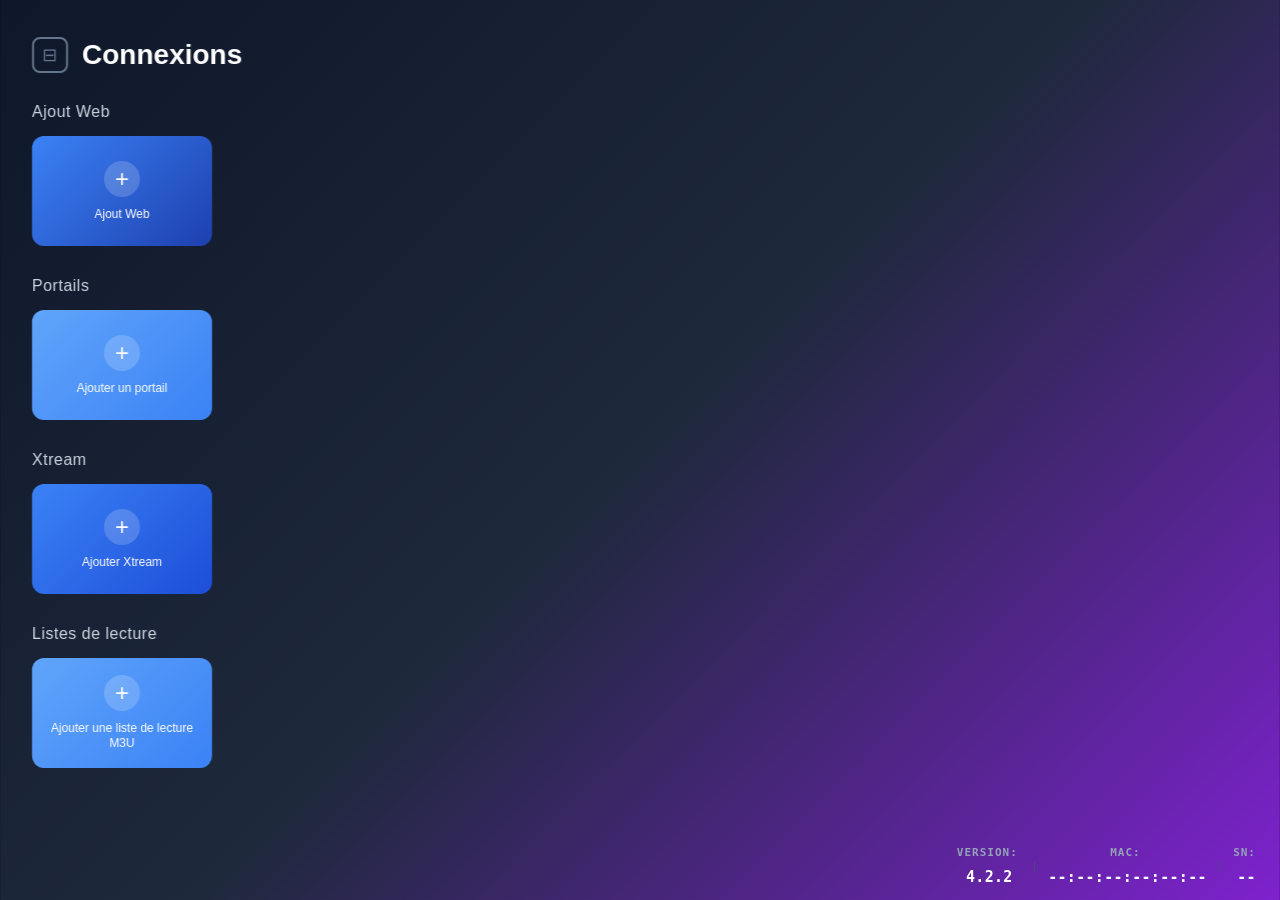
<file: examples/remote-control/app/src/main/assets/index.html>
<!DOCTYPE html>
<html lang="en">
<head>
  <meta charset="UTF-8">
  <meta name="viewport" content="width=device-width, initial-scale=1.0, user-scalable=no">
  <title>iPremTvOnline</title>
  <link rel="stylesheet" href="styles.css">
</head>
<body>
  <!-- Login Screen -->
  <div id="login" class="screen active">
    <div class="login-container">
      <div class="login-logo">
        <div class="logo-icon">
          <svg width="64" height="64" viewBox="0 0 64 64" fill="none">
            <rect width="64" height="64" rx="14" fill="#3b82f6"/>
            <path d="M16 18h8v28h-8zM28 18h8l8 14-8 14h-8l8-14z" fill="#fff"/>
            <path d="M40 18h8v28h-8z" fill="#22d3ee"/>
          </svg>
        </div>
        <h1 class="login-title">iPremTvOnline</h1>
        <p class="login-subtitle">IPTV Streaming Platform</p>
      </div>

      <form id="loginForm" class="login-form" autocomplete="off">
        <div class="form-group">
          <label for="serverUrl" data-i18n="Server URL">Server URL</label>
          <input type="url" id="serverUrl" placeholder="http://example.com:port" required>
        </div>
        <div class="form-group">
          <label for="username" data-i18n="Username">Username</label>
          <input type="text" id="username" placeholder="Enter username" required>
        </div>
        <div class="form-group">
          <label for="password" data-i18n="Password">Password</label>
          <input type="password" id="password" placeholder="Enter password" required>
        </div>
        <div class="form-actions">
          <button type="button" id="btnAddPortal" class="btn btn-secondary" data-i18n="Add Portal">Add Portal</button>
          <button type="submit" id="btnLogin" class="btn btn-primary" data-i18n="Login">Login</button>
        </div>
      </form>

      <div id="savedPortals" class="saved-portals">
        <h3 data-i18n="Saved Portals">Saved Portals</h3>
        <ul id="portalList" class="portal-list"></ul>
      </div>

      <div id="loginError" class="error-message" style="display:none;"></div>
      <div id="loginLoading" class="loading-overlay" style="display:none;">
        <div class="spinner"></div>
        <p>Connecting...</p>
      </div>
    </div>
  </div>

  <!-- Home / Main Menu -->
  <div id="home" class="screen">
    <div class="top-bar">
      <div class="top-bar-left">
        <span class="portal-name" id="topPortalName"></span>
      </div>
      <div class="top-bar-center">
        <span class="app-title">iPremTvOnline</span>
      </div>
      <div class="top-bar-right">
        <span class="user-info" id="topUserInfo"></span>
        <span class="clock" id="topClock"></span>
      </div>
    </div>
    <div class="home-content">
      <h2 class="home-greeting" id="homeGreeting" data-i18n="Welcome">Welcome</h2>
      <div class="nav-grid">
        <div class="nav-card focusable" data-screen="live" tabindex="0">
          <div class="nav-card-icon">
            <svg viewBox="0 0 48 48" fill="none"><rect x="6" y="10" width="36" height="24" rx="3" stroke="currentColor" stroke-width="2.5"/><line x1="18" y1="38" x2="30" y2="38" stroke="currentColor" stroke-width="2.5"/><line x1="24" y1="34" x2="24" y2="38" stroke="currentColor" stroke-width="2.5"/><polygon points="20,17 20,29 31,23" fill="currentColor"/></svg>
          </div>
          <span class="nav-card-label" data-i18n="Live TV">Live TV</span>
        </div>
        <div class="nav-card focusable" data-screen="vod" tabindex="0">
          <div class="nav-card-icon">
            <svg viewBox="0 0 48 48" fill="none"><rect x="8" y="6" width="32" height="36" rx="3" stroke="currentColor" stroke-width="2.5"/><circle cx="24" cy="22" r="8" stroke="currentColor" stroke-width="2"/><polygon points="22,19 22,25 27,22" fill="currentColor"/><line x1="14" y1="36" x2="34" y2="36" stroke="currentColor" stroke-width="2"/></svg>
          </div>
          <span class="nav-card-label" data-i18n="Movies">Movies</span>
        </div>
        <div class="nav-card focusable" data-screen="series" tabindex="0">
          <div class="nav-card-icon">
            <svg viewBox="0 0 48 48" fill="none"><rect x="4" y="8" width="16" height="22" rx="2" stroke="currentColor" stroke-width="2"/><rect x="16" y="12" width="16" height="22" rx="2" stroke="currentColor" stroke-width="2"/><rect x="28" y="16" width="16" height="22" rx="2" stroke="currentColor" stroke-width="2"/></svg>
          </div>
          <span class="nav-card-label" data-i18n="Series">Series</span>
        </div>
        <div class="nav-card focusable" data-screen="catchup" tabindex="0">
          <div class="nav-card-icon">
            <svg viewBox="0 0 48 48" fill="none"><circle cx="24" cy="24" r="16" stroke="currentColor" stroke-width="2.5"/><polyline points="24,14 24,24 32,28" stroke="currentColor" stroke-width="2.5" stroke-linecap="round"/><path d="M10,8 L6,14" stroke="currentColor" stroke-width="2"/><path d="M38,8 L42,14" stroke="currentColor" stroke-width="2"/></svg>
          </div>
          <span class="nav-card-label" data-i18n="Catchup">Catchup</span>
        </div>
        <div class="nav-card focusable" data-screen="epg" tabindex="0">
          <div class="nav-card-icon">
            <svg viewBox="0 0 48 48" fill="none"><rect x="6" y="8" width="36" height="32" rx="3" stroke="currentColor" stroke-width="2.5"/><line x1="6" y1="16" x2="42" y2="16" stroke="currentColor" stroke-width="2"/><line x1="18" y1="16" x2="18" y2="40" stroke="currentColor" stroke-width="2"/><rect x="20" y="19" width="10" height="5" rx="1" fill="currentColor" opacity="0.4"/><rect x="20" y="27" width="18" height="5" rx="1" fill="currentColor" opacity="0.4"/></svg>
          </div>
          <span class="nav-card-label" data-i18n="EPG Guide">EPG Guide</span>
        </div>
        <div class="nav-card focusable" data-screen="settings" tabindex="0">
          <div class="nav-card-icon">
            <svg viewBox="0 0 48 48" fill="none"><circle cx="24" cy="24" r="8" stroke="currentColor" stroke-width="2.5"/><path d="M24,4 v6 M24,38 v6 M4,24 h6 M38,24 h6 M10.1,10.1 l4.2,4.2 M33.7,33.7 l4.2,4.2 M10.1,37.9 l4.2-4.2 M33.7,14.3 l4.2-4.2" stroke="currentColor" stroke-width="2.5" stroke-linecap="round"/></svg>
          </div>
          <span class="nav-card-label" data-i18n="Settings">Settings</span>
        </div>
      </div>
      <div class="home-info-bar">
        <div class="info-item">
          <span class="info-label">Status</span>
          <span class="info-value" id="homeStatus">Active</span>
        </div>
        <div class="info-item">
          <span class="info-label">Expiry</span>
          <span class="info-value" id="homeExpiry">--</span>
        </div>
        <div class="info-item">
          <span class="info-label">Connections</span>
          <span class="info-value" id="homeConnections">--</span>
        </div>
      </div>
    </div>
  </div>

  <!-- Live TV -->
  <div id="live" class="screen">
    <div class="top-bar">
      <div class="top-bar-left">
        <button class="btn-icon focusable back-btn" data-back tabindex="0">
          <svg viewBox="0 0 24 24" fill="none"><path d="M15 18l-6-6 6-6" stroke="currentColor" stroke-width="2" stroke-linecap="round"/></svg>
        </button>
        <span class="screen-title">Live TV</span>
      </div>
      <div class="top-bar-right">
        <span class="clock" id="liveClock"></span>
      </div>
    </div>
    <div class="live-layout">
      <div class="category-sidebar" id="liveCategorySidebar">
        <div class="sidebar-header">Categories</div>
        <ul class="category-list" id="liveCategoryList"></ul>
      </div>
      <div class="channel-list-panel" id="liveChannelPanel">
        <div class="channel-list-header">
          <span id="liveCategoryTitle">All Channels</span>
          <span class="channel-count" id="liveChannelCount"></span>
        </div>
        <ul class="channel-list" id="liveChannelList"></ul>
        <div class="loading-indicator" id="liveChannelLoading" style="display:none;">
          <div class="spinner"></div>
        </div>
      </div>
      <div class="channel-preview-panel" id="livePreviewPanel">
        <div class="preview-placeholder">
          <p>Sélectionnez une chaîne</p>
        </div>
        <div class="preview-content" id="livePreviewContent" style="display:none;">
          <!-- Carré preview agrandi (16:9) -->
          <div class="preview-video-area">
            <div class="preview-no-signal">
              <svg viewBox="0 0 48 48" width="56" height="56"><rect x="6" y="10" width="36" height="24" rx="3" stroke="#3b82f6" stroke-width="2" fill="none"/><circle cx="24" cy="22" r="6" stroke="#3b82f6" stroke-width="2" fill="none"/><path d="M22 19l5 3-5 3z" fill="#3b82f6"/></svg>
              <span id="previewHint">OK pour regarder en plein écran</span>
            </div>
          </div>
          <!-- Bloc info chaîne -->
          <div class="preview-info">
            <h3 id="previewChannelName"></h3>
            <p id="previewChannelNum" class="preview-num"></p>
          </div>
          <!-- Fiche programme : EPG now + next + description -->
          <div class="preview-epg-card" id="previewEpgCard">
            <div class="epg-now">
              <div class="epg-tag-now">EN COURS</div>
              <div class="epg-time" id="epgNowTime">--:-- · --:--</div>
              <div class="epg-title" id="epgNowTitle">Chargement…</div>
              <div class="epg-desc" id="epgNowDesc"></div>
            </div>
            <div class="epg-next" id="epgNextBlock" style="display:none;">
              <div class="epg-tag-next">À SUIVRE</div>
              <div class="epg-time" id="epgNextTime">--:--</div>
              <div class="epg-title" id="epgNextTitle"></div>
            </div>
            <ul class="mini-epg-list" id="miniEpgList"></ul>
          </div>
          <!-- Actions deplacees ici (anciens IDs preserves pour compat handlers) -->
          <div class="preview-actions">
            <div class="color-btn red focusable" tabindex="0" id="btnEpg"><span class="color-dot"></span>EPG</div>
            <div class="color-btn green focusable" tabindex="0" id="btnSearch"><span class="color-dot"></span>Rech.</div>
            <div class="color-btn yellow focusable" tabindex="0" id="btnSort"><span class="color-dot"></span>Tri</div>
            <div class="color-btn blue focusable" tabindex="0" id="btnFavorite"><span class="color-dot"></span>Favori</div>
          </div>
        </div>
      </div>
    </div>
  </div>

  <!-- VOD / Movies -->
  <div id="vod" class="screen">
    <div class="top-bar">
      <div class="top-bar-left">
        <button class="btn-icon focusable back-btn" data-back tabindex="0">
          <svg viewBox="0 0 24 24" fill="none"><path d="M15 18l-6-6 6-6" stroke="currentColor" stroke-width="2" stroke-linecap="round"/></svg>
        </button>
        <span class="screen-title">Movies</span>
      </div>
      <div class="top-bar-right">
        <span class="clock" id="vodClock"></span>
      </div>
    </div>
    <div class="vod-layout">
      <div class="category-sidebar" id="vodCategorySidebar">
        <div class="sidebar-header">Categories</div>
        <ul class="category-list" id="vodCategoryList"></ul>
      </div>
      <div class="vod-content">
        <!-- Hero banner : se remplit en focus -->
        <div class="vod-hero" id="vodHero" style="display:none;">
          <div class="vod-hero-bg" id="vodHeroBg"></div>
          <div class="vod-hero-overlay"></div>
          <div class="vod-hero-content">
            <h2 class="vod-hero-title" id="vodHeroTitle"></h2>
            <div class="vod-hero-meta" id="vodHeroMeta"></div>
            <p class="vod-hero-desc" id="vodHeroDesc"></p>
            <div class="vod-hero-cast" id="vodHeroCast"></div>
          </div>
        </div>
        <!-- Toolbar : recherche / tri / filtre / favori -->
        <div class="vod-toolbar">
          <div class="vod-grid-header">
            <span id="vodCategoryTitle">Tous les films</span>
            <span class="channel-count" id="vodCount"></span>
          </div>
          <div class="vod-toolbar-actions">
            <button class="vod-tool-btn focusable" tabindex="0" id="vodBtnSearch" title="Rechercher">
              <svg viewBox="0 0 24 24" fill="none" width="18" height="18"><circle cx="11" cy="11" r="7" stroke="currentColor" stroke-width="2"/><path d="M21 21l-4.3-4.3" stroke="currentColor" stroke-width="2" stroke-linecap="round"/></svg>
              <span>Rech.</span>
            </button>
            <button class="vod-tool-btn focusable" tabindex="0" id="vodBtnFilter" title="Filtrer">
              <svg viewBox="0 0 24 24" fill="none" width="18" height="18"><path d="M4 6h16M7 12h10M10 18h4" stroke="currentColor" stroke-width="2" stroke-linecap="round"/></svg>
              <span>Filtre</span>
            </button>
            <button class="vod-tool-btn focusable" tabindex="0" id="vodBtnSort" title="Trier">
              <svg viewBox="0 0 24 24" fill="none" width="18" height="18"><path d="M7 4v16m0 0l-3-3m3 3l3-3M17 20V4m0 0l-3 3m3-3l3 3" stroke="currentColor" stroke-width="2" stroke-linecap="round"/></svg>
              <span>Tri</span>
            </button>
            <button class="vod-tool-btn focusable" tabindex="0" id="vodBtnFavorites" title="Favoris">
              <svg viewBox="0 0 24 24" fill="none" width="18" height="18"><path d="M12 17.3l-5.5 3.2 1.5-6.2L3 9.9l6.3-.5L12 3.5l2.7 5.9 6.3.5-5 4.4 1.5 6.2z" stroke="currentColor" stroke-width="2" stroke-linejoin="round"/></svg>
              <span>Favoris</span>
            </button>
          </div>
        </div>
        <div class="vod-grid" id="vodGrid"></div>
        <div class="loading-indicator" id="vodLoading" style="display:none;">
          <div class="spinner"></div>
        </div>
      </div>
    </div>
  </div>

  <!-- VOD Detail Modal -->
  <div id="vodDetailModal" class="modal" style="display:none;">
    <div class="modal-backdrop"></div>
    <div class="modal-content vod-detail">
      <button class="modal-close focusable" id="vodDetailClose" tabindex="0">&times;</button>
      <div class="vod-detail-layout">
        <div class="vod-detail-poster" id="vodDetailPoster"></div>
        <div class="vod-detail-info">
          <h2 id="vodDetailTitle"></h2>
          <div class="vod-detail-meta">
            <span id="vodDetailYear" class="badge"></span>
            <span id="vodDetailRating" class="badge badge-accent"></span>
            <span id="vodDetailDuration" class="badge"></span>
            <span id="vodDetailGenre" class="badge"></span>
          </div>
          <p id="vodDetailPlot" class="vod-detail-plot"></p>
          <div class="vod-detail-cast" id="vodDetailCast"></div>
          <div class="vod-detail-actions">
            <button class="btn btn-primary btn-lg focusable" id="vodPlayBtn" tabindex="0">
              <svg viewBox="0 0 24 24" width="20" height="20" fill="currentColor"><polygon points="5,3 19,12 5,21"/></svg>
              Play
            </button>
          </div>
        </div>
      </div>
    </div>
  </div>

  <!-- Series -->
  <div id="series" class="screen">
    <div class="top-bar">
      <div class="top-bar-left">
        <button class="btn-icon focusable back-btn" data-back tabindex="0">
          <svg viewBox="0 0 24 24" fill="none"><path d="M15 18l-6-6 6-6" stroke="currentColor" stroke-width="2" stroke-linecap="round"/></svg>
        </button>
        <span class="screen-title">Series</span>
      </div>
      <div class="top-bar-right">
        <span class="clock" id="seriesClock"></span>
      </div>
    </div>
    <div class="vod-layout">
      <div class="category-sidebar" id="seriesCategorySidebar">
        <div class="sidebar-header">Categories</div>
        <ul class="category-list" id="seriesCategoryList"></ul>
      </div>
      <div class="vod-content">
        <div class="vod-grid-header">
          <span id="seriesCategoryTitle">All Series</span>
          <span class="channel-count" id="seriesCount"></span>
        </div>
        <div class="vod-grid" id="seriesGrid"></div>
        <div class="loading-indicator" id="seriesLoading" style="display:none;">
          <div class="spinner"></div>
        </div>
      </div>
    </div>
  </div>

  <!-- Series Detail Modal -->
  <div id="seriesDetailModal" class="modal" style="display:none;">
    <div class="modal-backdrop"></div>
    <div class="modal-content series-detail">
      <button class="modal-close focusable" id="seriesDetailClose" tabindex="0">&times;</button>
      <div class="vod-detail-layout">
        <div class="vod-detail-poster" id="seriesDetailPoster"></div>
        <div class="vod-detail-info">
          <h2 id="seriesDetailTitle"></h2>
          <div class="vod-detail-meta">
            <span id="seriesDetailYear" class="badge"></span>
            <span id="seriesDetailRating" class="badge badge-accent"></span>
            <span id="seriesDetailGenre" class="badge"></span>
          </div>
          <p id="seriesDetailPlot" class="vod-detail-plot"></p>
          <div id="seriesDetailCast" class="vod-detail-cast"></div>
          <div class="season-tabs" id="seasonTabs"></div>
          <div class="episode-list" id="episodeList"></div>
        </div>
      </div>
    </div>
  </div>

  <!-- Catchup -->
  <div id="catchup" class="screen">
    <div class="top-bar">
      <div class="top-bar-left">
        <button class="btn-icon focusable back-btn" data-back tabindex="0">
          <svg viewBox="0 0 24 24" fill="none"><path d="M15 18l-6-6 6-6" stroke="currentColor" stroke-width="2" stroke-linecap="round"/></svg>
        </button>
        <span class="screen-title">Catchup</span>
      </div>
      <div class="top-bar-right">
        <span class="clock" id="catchupClock"></span>
      </div>
    </div>
    <div class="catchup-layout">
      <div class="category-sidebar" id="catchupChannelSidebar">
        <div class="sidebar-header">Channels</div>
        <ul class="category-list" id="catchupChannelList"></ul>
      </div>
      <div class="catchup-content">
        <div class="date-selector" id="dateSelector"></div>
        <div class="catchup-program-list" id="catchupProgramList">
          <p class="placeholder-text">Select a channel and date</p>
        </div>
        <div class="loading-indicator" id="catchupLoading" style="display:none;">
          <div class="spinner"></div>
        </div>
      </div>
    </div>
  </div>

  <!-- EPG Guide -->
  <div id="epg" class="screen">
    <div class="top-bar">
      <div class="top-bar-left">
        <button class="btn-icon focusable back-btn" data-back tabindex="0">
          <svg viewBox="0 0 24 24" fill="none"><path d="M15 18l-6-6 6-6" stroke="currentColor" stroke-width="2" stroke-linecap="round"/></svg>
        </button>
        <span class="screen-title">EPG Guide</span>
      </div>
      <div class="top-bar-right">
        <span class="clock" id="epgClock"></span>
      </div>
    </div>
    <div class="epg-layout">
      <div class="epg-timeline" id="epgTimeline"></div>
      <div class="epg-grid" id="epgGrid">
        <p class="placeholder-text">Loading EPG data...</p>
      </div>
      <div class="loading-indicator" id="epgLoading" style="display:none;">
        <div class="spinner"></div>
      </div>
    </div>
  </div>

  <!-- Settings -->
  <div id="settings" class="screen">
    <div class="top-bar">
      <div class="top-bar-left">
        <button class="btn-icon focusable back-btn" data-back tabindex="0">
          <svg viewBox="0 0 24 24" fill="none"><path d="M15 18l-6-6 6-6" stroke="currentColor" stroke-width="2" stroke-linecap="round"/></svg>
        </button>
        <span class="screen-title">Settings</span>
      </div>
      <div class="top-bar-right">
        <span class="clock" id="settingsClock"></span>
      </div>
    </div>
    <div class="settings-layout">
      <div class="settings-sections">
        <div class="settings-section">
          <h3>Player Settings</h3>
          <div class="setting-row focusable" tabindex="0">
            <span class="setting-label">Stream Type</span>
            <select id="settingStreamType" class="setting-select">
              <option value="m3u8">HLS (m3u8)</option>
              <option value="ts">MPEG-TS (ts)</option>
              <option value="rtmp">RTMP</option>
            </select>
          </div>
          <div class="setting-row focusable" tabindex="0">
            <span class="setting-label">Buffer Size</span>
            <select id="settingBufferSize" class="setting-select">
              <option value="1">1 second</option>
              <option value="3" selected>3 seconds</option>
              <option value="5">5 seconds</option>
              <option value="10">10 seconds</option>
            </select>
          </div>
          <div class="setting-row focusable" tabindex="0">
            <span class="setting-label">EPG Timezone Offset</span>
            <select id="settingTimezone" class="setting-select">
              <option value="-12">UTC-12</option>
              <option value="-11">UTC-11</option>
              <option value="-10">UTC-10</option>
              <option value="-9">UTC-9</option>
              <option value="-8">UTC-8</option>
              <option value="-7">UTC-7</option>
              <option value="-6">UTC-6</option>
              <option value="-5">UTC-5</option>
              <option value="-4">UTC-4</option>
              <option value="-3">UTC-3</option>
              <option value="-2">UTC-2</option>
              <option value="-1">UTC-1</option>
              <option value="0" selected>UTC+0</option>
              <option value="1">UTC+1</option>
              <option value="2">UTC+2</option>
              <option value="3">UTC+3</option>
              <option value="4">UTC+4</option>
              <option value="5">UTC+5</option>
              <option value="6">UTC+6</option>
              <option value="7">UTC+7</option>
              <option value="8">UTC+8</option>
              <option value="9">UTC+9</option>
              <option value="10">UTC+10</option>
              <option value="11">UTC+11</option>
              <option value="12">UTC+12</option>
            </select>
          </div>
        </div>

        <div class="settings-section">
          <h3>Security</h3>
          <div class="setting-row focusable" tabindex="0">
            <span class="setting-label">Parental PIN</span>
            <input type="password" id="settingPin" class="setting-input" maxlength="4" placeholder="----">
          </div>
        </div>

        <div class="settings-section">
          <h3>Account Information</h3>
          <div class="setting-row">
            <span class="setting-label">Username</span>
            <span class="setting-value" id="settingUsername">--</span>
          </div>
          <div class="setting-row">
            <span class="setting-label">Status</span>
            <span class="setting-value" id="settingStatus">--</span>
          </div>
          <div class="setting-row">
            <span class="setting-label">Expiry Date</span>
            <span class="setting-value" id="settingExpiry">--</span>
          </div>
          <div class="setting-row">
            <span class="setting-label">Max Connections</span>
            <span class="setting-value" id="settingMaxConn">--</span>
          </div>
          <div class="setting-row">
            <span class="setting-label">Active Connections</span>
            <span class="setting-value" id="settingActiveConn">--</span>
          </div>
          <div class="setting-row">
            <span class="setting-label">Server</span>
            <span class="setting-value" id="settingServer">--</span>
          </div>
        </div>

        <div class="settings-section">
          <h3>Data</h3>
          <div class="setting-row">
            <button class="btn btn-secondary focusable" id="btnClearFavorites" tabindex="0">Clear Favorites</button>
          </div>
          <div class="setting-row">
            <button class="btn btn-secondary focusable" id="btnClearCache" tabindex="0">Clear Cache</button>
          </div>
          <div class="setting-row">
            <button class="btn btn-danger focusable" id="btnLogout" tabindex="0">Logout</button>
          </div>
        </div>

        <div class="settings-section">
          <h3>About</h3>
          <div class="setting-row">
            <span class="setting-label">Application</span>
            <span class="setting-value">iPremTvOnline</span>
          </div>
          <div class="setting-row">
            <span class="setting-label">Version</span>
            <span class="setting-value">3.0.0</span>
          </div>
        </div>
      </div>
    </div>
  </div>

  <!-- Player (fullscreen overlay) -->
  <div id="player" class="screen player-screen" style="display:none;">
    <video id="videoPlayer" playsinline autoplay></video>

    <div class="player-overlay" id="playerOverlay">
      <div class="player-top-banner" id="playerBanner">
        <div class="banner-left">
          <span class="banner-channel-num" id="bannerChannelNum"></span>
          <span class="banner-channel-name" id="bannerChannelName"></span>
        </div>
        <div class="banner-right">
          <span class="banner-clock" id="bannerClock"></span>
        </div>
      </div>

      <div class="player-epg-bar" id="playerEpgBar">
        <div class="epg-now">
          <span class="epg-label">Now</span>
          <span class="epg-title" id="epgNowTitle">--</span>
          <span class="epg-time" id="epgNowTime"></span>
        </div>
        <div class="epg-next">
          <span class="epg-label">Next</span>
          <span class="epg-title" id="epgNextTitle">--</span>
          <span class="epg-time" id="epgNextTime"></span>
        </div>
        <div class="epg-progress-bar">
          <div class="epg-progress-fill" id="epgProgressFill"></div>
        </div>
      </div>

      <div class="player-controls">
        <button class="player-btn focusable" id="btnPlayerStop" tabindex="0" title="Stop">
          <svg viewBox="0 0 24 24" fill="currentColor"><rect x="6" y="6" width="12" height="12" rx="1"/></svg>
        </button>
        <button class="player-btn focusable" id="btnPlayerPrev" tabindex="0" title="Previous Channel">
          <svg viewBox="0 0 24 24" fill="currentColor"><path d="M6 6h2v12H6zm3.5 6l8.5 6V6z"/></svg>
        </button>
        <button class="player-btn player-btn-main focusable" id="btnPlayerPlayPause" tabindex="0" title="Play/Pause">
          <svg viewBox="0 0 24 24" fill="currentColor" id="iconPlay"><polygon points="5,3 19,12 5,21"/></svg>
          <svg viewBox="0 0 24 24" fill="currentColor" id="iconPause" style="display:none;"><rect x="6" y="4" width="4" height="16" rx="1"/><rect x="14" y="4" width="4" height="16" rx="1"/></svg>
        </button>
        <button class="player-btn focusable" id="btnPlayerNext" tabindex="0" title="Next Channel">
          <svg viewBox="0 0 24 24" fill="currentColor"><path d="M16 6h2v12h-2zm-2.5 6L5 6v12z"/></svg>
        </button>
        <div class="player-volume">
          <button class="player-btn focusable" id="btnPlayerMute" tabindex="0" title="Mute">
            <svg viewBox="0 0 24 24" fill="currentColor" id="iconVolumeOn"><path d="M3 9v6h4l5 5V4L7 9H3zm13.5 3A4.5 4.5 0 0014 8.5v7a4.49 4.49 0 002.5-3.5zM14 3.23v2.06a7 7 0 010 13.42v2.06A9 9 0 0014 3.23z"/></svg>
            <svg viewBox="0 0 24 24" fill="currentColor" id="iconVolumeOff" style="display:none;"><path d="M16.5 12A4.5 4.5 0 0014 8.5v2.09l2.41 2.41c.06-.31.09-.65.09-1zm2.5 0a7 7 0 01-.57 2.8l1.45 1.45A8.94 8.94 0 0021 12a9 9 0 00-7-8.77v2.06A7 7 0 0119 12zM4.27 3L3 4.27 7.73 9H3v6h4l5 5v-6.73l4.25 4.25c-.67.52-1.42.93-2.25 1.18v2.06a8.99 8.99 0 003.69-1.81L19.73 21 21 19.73l-9-9L4.27 3zM12 4L9.91 6.09 12 8.18V4z"/></svg>
          </button>
          <div class="volume-bar">
            <div class="volume-fill" id="volumeFill" style="width:100%"></div>
          </div>
        </div>
      </div>
    </div>

    <div class="player-channel-osd" id="playerChannelOsd" style="display:none;">
      <span class="osd-number" id="osdNumber"></span>
    </div>
  </div>

  <!-- Search Modal -->
  <div id="searchModal" class="modal" style="display:none;">
    <div class="modal-backdrop"></div>
    <div class="modal-content search-modal">
      <button class="modal-close focusable" id="searchClose" tabindex="0">&times;</button>
      <h2>Search</h2>
      <div class="search-input-row">
        <input type="text" id="searchInput" class="search-input focusable" placeholder="Search channels, movies, series..." tabindex="0">
        <button class="btn btn-primary focusable" id="searchBtn" tabindex="0">Search</button>
      </div>
      <div class="search-filters">
        <label class="search-filter focusable" tabindex="0">
          <input type="checkbox" id="searchLive" checked> Live TV
        </label>
        <label class="search-filter focusable" tabindex="0">
          <input type="checkbox" id="searchVod" checked> Movies
        </label>
        <label class="search-filter focusable" tabindex="0">
          <input type="checkbox" id="searchSeries" checked> Series
        </label>
      </div>
      <div class="search-results" id="searchResults">
        <p class="placeholder-text">Enter a search term</p>
      </div>
    </div>
  </div>

  <!-- Toast notification -->
  <div id="toast" class="toast" style="display:none;"></div>

  <script src="app.hotreload.js"></script>
  <script src="app.js"></script>
  <script src="app.features.js"></script>
  <script src="app.providers.js"></script>
  <script src="app.exoplayer.js"></script>
  <script src="app.connections.js"></script>
  <script src="app.sidemenu.js"></script>
  <script src="app.tvnav.js"></script>
  <script defer src="app.vod-enhanced.js"></script>
  <script defer src="app.watch-progress.js"></script>
  <script defer src="app.portal-manager.js"></script>
  <script defer src="app.layout-refresh.js"></script>
  <script defer src="app.perf-cache.js"></script>
  <script defer src="app.epg-grid.js"></script>
  <script src="app.ota-progress.js"></script>
  <script src="app.text-sanitize.js"></script>
  <script src="app.poster-enhancer.js"></script>
  <script src="app.poster-warmup.js"></script>
  <script src="app.full-sync.js"></script>
  <script src="app.transitions.js"></script>
  <script src="app.vps-log.js"></script>
</body>
</html>
</file>
<file: styles.css>
/* ============ Base ============ */
*, *::before, *::after { box-sizing: border-box; }
html, body { margin: 0; padding: 0; }

:root {
  --bg-0: #07090f;
  --bg-1: #0c1220;
  --bg-2: #11182b;
  --ink: #e7ecf5;
  --ink-soft: #9aa6c0;
  --ink-dim: #6b7693;
  --line: rgba(255,255,255,.07);
  --line-2: rgba(255,255,255,.12);
  --accent: #7c9bff;
  --accent-2: #b48cff;
  --accent-3: #4cd6c1;
  --good: #4ade80;
  --warn: #fbbf24;
  --bad: #ef4444;
  --glass: rgba(255,255,255,.04);
  --glass-2: rgba(255,255,255,.06);
  --shadow: 0 30px 60px -20px rgba(0,0,0,.6), 0 8px 24px -12px rgba(0,0,0,.5);
  --radius: 22px;
  --radius-sm: 14px;
  --font: "Inter", "SF Pro Display", system-ui, -apple-system, "Segoe UI", Roboto, sans-serif;
}

body {
  font-family: var(--font);
  color: var(--ink);
  background:
    radial-gradient(1200px 600px at 10% -10%, rgba(124,155,255,.18), transparent 60%),
    radial-gradient(900px 600px at 110% 10%, rgba(180,140,255,.16), transparent 60%),
    radial-gradient(900px 700px at 50% 120%, rgba(76,214,193,.10), transparent 60%),
    linear-gradient(180deg, var(--bg-0), var(--bg-1) 40%, var(--bg-0));
  min-height: 100vh;
  overflow-x: hidden;
  letter-spacing: .1px;
}

button { font-family: inherit; cursor: pointer; border: none; background: none; color: inherit; }
h1, h2, h3 { margin: 0; font-weight: 600; }
p { margin: 0; }
ul { list-style: none; padding: 0; margin: 0; }

/* ============ Ambient orbs ============ */
.ambient { position: fixed; inset: 0; pointer-events: none; z-index: 0; overflow: hidden; }
.orb { position: absolute; width: 500px; height: 500px; border-radius: 50%; filter: blur(110px); opacity: .35; animation: float 18s ease-in-out infinite; }
.orb-1 { background: #7c9bff; top: -150px; left: -120px; }
.orb-2 { background: #b48cff; top: 30%; right: -150px; animation-delay: -6s; }
.orb-3 { background: #4cd6c1; bottom: -180px; left: 30%; animation-delay: -12s; }

@keyframes float {
  0%, 100% { transform: translate3d(0,0,0); }
  50% { transform: translate3d(40px, -30px, 0); }
}

/* ============ Topbar ============ */
.topbar {
  position: relative; z-index: 2;
  display: flex; align-items: center; justify-content: space-between;
  padding: 28px 40px;
}
.brand { display: flex; align-items: center; gap: 16px; }
.brand-mark {
  width: 46px; height: 46px; border-radius: 14px;
  background: linear-gradient(135deg, var(--accent), var(--accent-2));
  display: grid; place-items: center; gap: 3px;
  grid-template-columns: repeat(3, 6px);
  padding: 11px;
  box-shadow: 0 10px 30px -10px rgba(124,155,255,.6);
}
.brand-mark .dot { width: 6px; height: 6px; border-radius: 50%; background: rgba(255,255,255,.95); }
.brand-mark .dot:nth-child(2) { opacity: .75; }
.brand-mark .dot:nth-child(3) { opacity: .5; }
.brand-text h1 { font-size: 19px; letter-spacing: .2px; }
.brand-text h1 span { color: var(--accent-2); margin: 0 4px; }
.brand-text p { font-size: 12px; color: var(--ink-dim); margin-top: 2px; letter-spacing: .8px; text-transform: uppercase; }

.status { display: flex; gap: 10px; align-items: stretch; }
.status-pill {
  display: inline-flex; align-items: center; gap: 10px;
  padding: 8px 14px; border-radius: 16px;
  background: var(--glass);
  border: 1px solid var(--line);
  font-size: 13px; color: var(--ink-soft);
  backdrop-filter: blur(20px);
}
.status-pill.net,
.status-pill.clock,
.status-pill.weather { padding: 8px 14px; border-radius: 18px; }
.status-pill .ic { width: 16px; height: 16px; stroke: currentColor; stroke-width: 2; fill: none; stroke-linecap: round; flex-shrink: 0; }

.net-icon { width: 18px; height: 18px; stroke: currentColor; stroke-width: 1.8; fill: none; stroke-linecap: round; stroke-linejoin: round; color: #86efac; }
.net-icon.cable circle { fill: currentColor; stroke: none; }
.net-text { display: flex; flex-direction: column; line-height: 1.15; }
.net-label { font-size: 13px; color: var(--ink); }
.net-sub { font-size: 11px; color: var(--ink-dim); }

.clock-block { display: flex; flex-direction: column; line-height: 1.15; }
.clock-block #clock { font-size: 14px; color: var(--ink); font-variant-numeric: tabular-nums; font-weight: 500; }
.clock-block .date { font-size: 11px; color: var(--ink-dim); text-transform: capitalize; }

.status-pill.weather {
  background: linear-gradient(135deg, rgba(251,191,36,.12), rgba(124,155,255,.08));
  border-color: rgba(251,191,36,.25);
}
.weather-icon svg { width: 24px; height: 24px; color: #fcd34d; }
.weather-block { display: flex; flex-direction: column; line-height: 1.15; }
.weather-top { display: flex; gap: 8px; align-items: baseline; }
.weather-top #weather-temp { font-size: 16px; color: var(--ink); font-weight: 600; }
.weather-top #weather-cond { font-size: 12px; color: var(--ink-soft); }
.weather-sub { display: flex; gap: 6px; align-items: center; font-size: 11px; color: var(--ink-dim); margin-top: 2px; flex-wrap: wrap; }
.weather-sub .dot-sep { opacity: .5; }

@media (max-width: 1000px) {
  .net-sub, .clock-block .date, .weather-sub { display: none; }
}
.pulse { width: 8px; height: 8px; border-radius: 50%; background: var(--good); box-shadow: 0 0 0 0 rgba(74,222,128,.5); animation: pulse 2.4s infinite; }
@keyframes pulse {
  0% { box-shadow: 0 0 0 0 rgba(74,222,128,.5); }
  70% { box-shadow: 0 0 0 12px rgba(74,222,128,0); }
  100% { box-shadow: 0 0 0 0 rgba(74,222,128,0); }
}

/* ============ Grid ============ */
.grid {
  position: relative; z-index: 1;
  display: grid;
  grid-template-columns: repeat(12, 1fr);
  gap: 24px;
  padding: 8px 40px 40px;
}

.card {
  position: relative;
  background: linear-gradient(180deg, var(--glass-2), var(--glass));
  border: 1px solid var(--line);
  border-radius: var(--radius);
  padding: 26px;
  box-shadow: var(--shadow);
  backdrop-filter: blur(24px) saturate(140%);
  -webkit-backdrop-filter: blur(24px) saturate(140%);
  overflow: hidden;
}
.card::before {
  content: ""; position: absolute; inset: 0;
  background: radial-gradient(600px 200px at 0% 0%, rgba(124,155,255,.08), transparent 60%);
  pointer-events: none;
}
.card-head {
  display: flex; align-items: flex-start; justify-content: space-between;
  margin-bottom: 22px;
}
.card-head h2 { font-size: 20px; }
.card-head .subtitle { font-size: 12.5px; color: var(--ink-dim); margin-top: 4px; letter-spacing: .3px; }

.badge {
  font-size: 11px; letter-spacing: .8px; text-transform: uppercase;
  padding: 6px 12px; border-radius: 999px;
  background: rgba(239,68,68,.12); color: #fca5a5;
  border: 1px solid rgba(239,68,68,.25);
}
.badge.soft { background: rgba(255,255,255,.06); color: var(--ink-soft); border-color: var(--line-2); }
.badge.ok { background: rgba(74,222,128,.12); color: #86efac; border-color: rgba(74,222,128,.25); }

.ghost-btn {
  display: inline-flex; align-items: center; gap: 8px;
  padding: 9px 14px;
  border-radius: 12px;
  border: 1px solid var(--line-2);
  background: var(--glass);
  color: var(--ink);
  font-size: 13px;
  transition: all .2s ease;
}
.ghost-btn:hover { background: rgba(124,155,255,.12); border-color: rgba(124,155,255,.4); }
.ghost-btn svg { width: 14px; height: 14px; stroke: currentColor; stroke-width: 2; fill: none; }

/* ============ Card layout assignments ============ */
.card-launcher{ grid-column: span 12; }
.card-gate    { grid-column: span 7; }
.card-remote  { grid-column: span 5; grid-row: span 2; }
.card-scenes  { grid-column: span 4; }
.card-lights  { grid-column: span 3; }
.card-epg     { grid-column: span 12; }
.card-channels{ grid-column: span 12; }
.card-compat  { grid-column: span 7; }
.card-codecs  { grid-column: span 12; }
.card-log     { grid-column: span 5; }

@media (max-width: 1200px) {
  .grid { grid-template-columns: repeat(8, 1fr); }
  .card-launcher, .card-epg, .card-channels { grid-column: span 8; }
  .card-gate, .card-compat { grid-column: span 5; }
  .card-remote { grid-column: span 3; grid-row: span 2; }
  .card-scenes, .card-lights, .card-log { grid-column: span 4; }
  .card-codecs { grid-column: span 8; }
}
@media (max-width: 820px) {
  .topbar { padding: 22px 20px; flex-direction: column; gap: 16px; align-items: flex-start; }
  .grid { grid-template-columns: 1fr; padding: 8px 20px 40px; }
  .card-launcher, .card-gate, .card-remote, .card-scenes, .card-lights, .card-epg, .card-channels, .card-compat, .card-codecs, .card-log { grid-column: 1 / -1; grid-row: auto; }
}

/* ============ Launcher Android 14 ============ */
.card-launcher {
  background:
    radial-gradient(800px 300px at 20% 0%, rgba(124,155,255,.18), transparent 60%),
    radial-gradient(800px 300px at 80% 100%, rgba(180,140,255,.14), transparent 60%),
    linear-gradient(180deg, var(--glass-2), var(--glass));
}
.android-status { display: flex; gap: 8px; }
.a-pill {
  display: inline-flex; align-items: center; gap: 6px;
  padding: 6px 12px;
  border-radius: 999px;
  background: rgba(255,255,255,.06);
  border: 1px solid var(--line);
  font-size: 12px; color: var(--ink-soft);
}
.a-dot { width: 6px; height: 6px; border-radius: 50%; background: var(--good); }

.launcher-grid {
  display: grid;
  grid-template-columns: 1.2fr 1fr;
  gap: 28px;
}
.launcher-col { display: flex; flex-direction: column; gap: 14px; min-width: 0; }
.col-head {
  display: flex; align-items: center; justify-content: space-between;
  padding: 0 4px;
}
.col-head h3 {
  font-size: 13px; letter-spacing: .9px; text-transform: uppercase;
  color: var(--ink-soft);
}
.col-count {
  font-size: 11px; color: var(--ink-dim);
  padding: 4px 10px; border-radius: 999px;
  background: rgba(255,255,255,.05);
  border: 1px solid var(--line);
}

/* --- Apps (Material You) --- */
.apps {
  display: grid;
  grid-template-columns: repeat(4, 1fr);
  gap: 14px;
}
.app {
  display: flex; flex-direction: column; align-items: center; gap: 10px;
  padding: 14px 8px;
  border-radius: 22px;
  background: var(--glass);
  border: 1px solid var(--line);
  text-align: center;
  transition: all .2s ease;
}
.app:hover { transform: translateY(-3px); border-color: var(--line-2); background: rgba(255,255,255,.07); }
.app:active { transform: scale(.96); }
.app-icon {
  width: 56px; height: 56px;
  border-radius: 18px;
  display: grid; place-items: center;
  font-size: 26px; color: white;
  font-weight: 700;
  box-shadow: 0 8px 20px -6px rgba(0,0,0,.5), inset 0 1px 0 rgba(255,255,255,.2);
}
.app-name {
  font-size: 12px; color: var(--ink); line-height: 1.25;
  min-height: 30px; display: grid; align-content: center;
}
.app-name small { font-size: 10px; color: var(--ink-dim); }

/* --- Outils système (rows) --- */
.tools { display: flex; flex-direction: column; gap: 10px; }
.tool {
  display: flex; align-items: center; gap: 14px;
  padding: 14px 16px;
  border-radius: 18px;
  background: var(--glass);
  border: 1px solid var(--line);
  text-align: left;
  transition: all .2s ease;
}
.tool:hover { background: rgba(255,255,255,.07); border-color: var(--line-2); }
.tool:active { transform: scale(.99); }
.tool-icon {
  width: 44px; height: 44px;
  border-radius: 14px;
  display: grid; place-items: center;
  font-size: 20px;
  box-shadow: 0 6px 16px -6px rgba(0,0,0,.5), inset 0 1px 0 rgba(255,255,255,.15);
  flex-shrink: 0;
}
.tool-info { flex: 1; display: flex; flex-direction: column; gap: 2px; min-width: 0; }
.tool-name { font-size: 14px; color: var(--ink); font-weight: 500; }
.tool-desc { font-size: 12px; color: var(--ink-dim); overflow: hidden; text-overflow: ellipsis; white-space: nowrap; }
.tool-arrow { color: var(--ink-dim); font-size: 22px; line-height: 1; }
.tool-badge {
  font-size: 10.5px; letter-spacing: .6px; text-transform: uppercase;
  padding: 5px 10px; border-radius: 999px;
  background: rgba(255,255,255,.06);
  border: 1px solid var(--line-2);
  color: var(--ink-soft);
}
.tool-badge.ok { background: rgba(74,222,128,.15); border-color: rgba(74,222,128,.3); color: #86efac; }
.tool-badge.warn { background: rgba(251,191,36,.15); border-color: rgba(251,191,36,.3); color: #fcd34d; }

.tool-panel {
  margin-top: 6px;
  padding: 18px;
  border-radius: 18px;
  background: linear-gradient(135deg, rgba(124,155,255,.10), rgba(180,140,255,.05));
  border: 1px solid rgba(124,155,255,.25);
  animation: slideIn .3s ease;
}
.tool-panel-head { display: flex; align-items: center; justify-content: space-between; margin-bottom: 14px; }
.tool-panel-head h4 { font-size: 15px; color: var(--ink); margin: 0; }
.panel-close {
  width: 28px; height: 28px; border-radius: 50%;
  background: rgba(255,255,255,.08);
  color: var(--ink-soft); font-size: 18px; line-height: 1;
}
.panel-close:hover { background: rgba(255,255,255,.15); color: var(--ink); }
.tool-panel-body { font-size: 13px; color: var(--ink-soft); display: flex; flex-direction: column; gap: 10px; }
.tool-panel-body .row { display: flex; justify-content: space-between; gap: 12px; padding: 8px 0; border-bottom: 1px solid var(--line); }
.tool-panel-body .row:last-child { border-bottom: none; }
.tool-panel-body .row b { color: var(--ink); font-weight: 500; }
.tool-panel-body .bar {
  width: 100%; height: 6px; border-radius: 999px;
  background: rgba(255,255,255,.08); overflow: hidden;
}
.tool-panel-body .bar > span {
  display: block; height: 100%;
  background: linear-gradient(90deg, var(--accent), var(--accent-2));
  border-radius: 999px;
  transition: width .6s ease;
}
.panel-btn {
  align-self: flex-start;
  padding: 10px 18px;
  border-radius: 12px;
  background: linear-gradient(135deg, var(--accent), var(--accent-2));
  color: white; font-weight: 500; font-size: 13px;
  box-shadow: 0 10px 24px -10px rgba(124,155,255,.6);
}
.panel-btn:hover { transform: translateY(-1px); }
.panel-btn.ghost { background: var(--glass); border: 1px solid var(--line-2); color: var(--ink); box-shadow: none; }

@media (max-width: 1100px) {
  .launcher-grid { grid-template-columns: 1fr; }
  .apps { grid-template-columns: repeat(6, 1fr); }
}
@media (max-width: 700px) {
  .apps { grid-template-columns: repeat(4, 1fr); }
}
@media (max-width: 480px) {
  .apps { grid-template-columns: repeat(3, 1fr); }
}

/* ============ Gate ============ */
.gate-stage {
  position: relative;
  height: 240px;
  border-radius: 18px;
  background:
    linear-gradient(180deg, rgba(124,155,255,.10), rgba(180,140,255,.05) 60%, transparent),
    radial-gradient(400px 200px at 50% 100%, rgba(76,214,193,.20), transparent 70%);
  border: 1px solid var(--line);
  overflow: hidden;
  display: flex; align-items: flex-end; justify-content: center;
}
.gate-ground {
  position: absolute; bottom: 0; left: 0; right: 0; height: 36px;
  background: linear-gradient(180deg, transparent, rgba(0,0,0,.4));
  border-top: 1px solid rgba(255,255,255,.08);
}
.gate-pillar {
  position: absolute; bottom: 32px; width: 18px; height: 160px;
  background: linear-gradient(180deg, #2a3350, #161c2f);
  border-radius: 4px 4px 0 0;
  box-shadow: inset 0 0 0 1px rgba(255,255,255,.06);
}
.gate-pillar.left  { left: calc(50% - 110px); }
.gate-pillar.right { right: calc(50% - 110px); }

.gate-door {
  position: absolute; bottom: 32px;
  width: 90px; height: 140px;
  display: grid; grid-template-rows: repeat(6, 1fr); gap: 4px;
  padding: 8px;
  background: linear-gradient(180deg, rgba(124,155,255,.25), rgba(124,155,255,.08));
  border: 1px solid rgba(124,155,255,.4);
  border-radius: 4px;
  transform-origin: top left;
  transition: transform 1.2s cubic-bezier(.65,.05,.35,1);
  box-shadow: 0 8px 24px -8px rgba(124,155,255,.4);
}
.gate-door .bar {
  background: linear-gradient(90deg, rgba(255,255,255,.3), rgba(255,255,255,.6), rgba(255,255,255,.3));
  border-radius: 2px;
}
.gate-door.door-left  { left: calc(50% - 92px); transform-origin: left center; }
.gate-door.door-right { right: calc(50% - 92px); transform-origin: right center; }

.gate-stage.opening .door-left  { transform: perspective(600px) rotateY(-80deg); }
.gate-stage.opening .door-right { transform: perspective(600px) rotateY( 80deg); }
.gate-stage.open    .door-left  { transform: perspective(600px) rotateY(-80deg); }
.gate-stage.open    .door-right { transform: perspective(600px) rotateY( 80deg); }

.gate-glow {
  position: absolute; bottom: 30px; left: 50%; transform: translateX(-50%);
  width: 0; height: 30px; border-radius: 50%;
  background: radial-gradient(closest-side, rgba(255,200,80,.7), transparent 70%);
  opacity: 0; transition: all .8s ease;
}
.gate-stage.open .gate-glow { width: 220px; opacity: 1; }

.gate-controls { display: grid; grid-template-columns: 1fr 1fr 1fr; gap: 12px; margin-top: 20px; }
.gate-btn {
  display: inline-flex; align-items: center; justify-content: center; gap: 10px;
  padding: 14px;
  border-radius: 14px;
  border: 1px solid var(--line-2);
  background: var(--glass);
  color: var(--ink);
  font-weight: 500;
  font-size: 14px;
  transition: all .2s ease;
}
.gate-btn:hover { transform: translateY(-2px); }
.gate-btn svg { width: 16px; height: 16px; stroke: currentColor; stroke-width: 2; fill: none; stroke-linecap: round; stroke-linejoin: round; }
.gate-btn.open  { background: linear-gradient(135deg, rgba(74,222,128,.20), rgba(74,222,128,.05)); border-color: rgba(74,222,128,.4); color: #86efac; }
.gate-btn.open:hover  { box-shadow: 0 10px 30px -8px rgba(74,222,128,.4); }
.gate-btn.close { background: linear-gradient(135deg, rgba(239,68,68,.20), rgba(239,68,68,.05)); border-color: rgba(239,68,68,.4); color: #fca5a5; }
.gate-btn.close:hover { box-shadow: 0 10px 30px -8px rgba(239,68,68,.4); }
.gate-btn.pause svg rect { fill: currentColor; stroke: none; }

.gate-meta { display: grid; grid-template-columns: repeat(3, 1fr); gap: 10px; margin-top: 20px; }
.meta-cell { padding: 12px 14px; background: var(--glass); border: 1px solid var(--line); border-radius: 12px; }
.meta-label { display: block; font-size: 11px; color: var(--ink-dim); letter-spacing: .5px; text-transform: uppercase; }
.meta-value { display: block; margin-top: 4px; font-size: 14px; color: var(--ink); }

/* ============ Remote ============ */
.remote { display: flex; flex-direction: column; gap: 18px; align-items: center; }
.remote-top { display: flex; gap: 14px; justify-content: center; width: 100%; }
.rb {
  width: 54px; height: 54px; border-radius: 50%;
  background: linear-gradient(180deg, rgba(255,255,255,.08), rgba(255,255,255,.02));
  border: 1px solid var(--line-2);
  display: grid; place-items: center;
  transition: all .15s ease;
  color: var(--ink);
}
.rb:hover { transform: scale(1.05); border-color: rgba(124,155,255,.5); }
.rb:active { transform: scale(.95); }
.rb svg { width: 22px; height: 22px; stroke: currentColor; stroke-width: 2; fill: none; stroke-linecap: round; }
.rb.power { background: linear-gradient(135deg, rgba(239,68,68,.25), rgba(239,68,68,.08)); border-color: rgba(239,68,68,.4); color: #fca5a5; }
.rb.power.on { background: linear-gradient(135deg, rgba(74,222,128,.25), rgba(74,222,128,.08)); border-color: rgba(74,222,128,.4); color: #86efac; }
.rb.small { width: 36px; height: 36px; font-size: 18px; }

.mute-cross { opacity: 0; transition: opacity .2s ease; }
.rb.mute.active .mute-cross { opacity: 1; }

.dpad {
  position: relative;
  width: 180px; height: 180px;
  display: grid;
  grid-template-areas:
    ". up ."
    "left center right"
    ". down .";
  grid-template-columns: 1fr 1fr 1fr;
  grid-template-rows: 1fr 1fr 1fr;
  gap: 6px;
}
.dpad-btn {
  background: linear-gradient(180deg, rgba(255,255,255,.06), rgba(255,255,255,.02));
  border: 1px solid var(--line-2);
  border-radius: 14px;
  font-size: 14px; color: var(--ink-soft);
  transition: all .15s ease;
}
.dpad-btn:hover { background: rgba(124,155,255,.15); color: var(--ink); }
.dpad-btn.up    { grid-area: up; }
.dpad-btn.left  { grid-area: left; }
.dpad-btn.right { grid-area: right; }
.dpad-btn.down  { grid-area: down; }
.dpad-center {
  grid-area: center;
  border-radius: 50%;
  background: linear-gradient(135deg, var(--accent), var(--accent-2));
  color: white; font-weight: 600; font-size: 14px;
  box-shadow: 0 10px 24px -8px rgba(124,155,255,.6);
  transition: all .15s ease;
}
.dpad-center:hover { transform: scale(1.04); }
.dpad-center:active { transform: scale(.96); }

.sliders { width: 100%; display: flex; flex-direction: column; gap: 14px; }
.slider-group label { font-size: 11px; color: var(--ink-dim); text-transform: uppercase; letter-spacing: .8px; }
.slider-row { display: flex; align-items: center; gap: 10px; margin-top: 8px; }
.slider-track {
  flex: 1; height: 6px; border-radius: 999px;
  background: rgba(255,255,255,.08);
  overflow: hidden;
  position: relative;
}
.slider-fill {
  height: 100%;
  background: linear-gradient(90deg, var(--accent), var(--accent-2));
  width: 42%;
  transition: width .25s ease;
  border-radius: 999px;
}
.slider-val, .channel {
  min-width: 40px; text-align: center; font-variant-numeric: tabular-nums;
  font-size: 14px; color: var(--ink);
}
.channel { font-size: 22px; font-weight: 600; min-width: 60px; }

.numpad { display: grid; grid-template-columns: repeat(3, 1fr); gap: 8px; width: 100%; }
.numpad button {
  padding: 12px 0;
  border-radius: 12px;
  background: var(--glass);
  border: 1px solid var(--line);
  color: var(--ink);
  font-size: 15px;
  font-variant-numeric: tabular-nums;
  transition: all .15s ease;
}
.numpad button:hover { background: rgba(124,155,255,.15); border-color: rgba(124,155,255,.3); }
.numpad button.ghost { color: var(--ink-dim); }

/* ============ Scenes ============ */
.scenes { display: grid; grid-template-columns: repeat(4, 1fr); gap: 12px; }
.scene {
  display: flex; flex-direction: column; gap: 10px; align-items: center;
  padding: 14px 8px;
  border-radius: 16px;
  border: 1px solid var(--line);
  background: var(--glass);
  color: var(--ink-soft);
  transition: all .2s ease;
}
.scene:hover { transform: translateY(-2px); color: var(--ink); border-color: var(--line-2); }
.scene.active { border-color: rgba(124,155,255,.5); background: rgba(124,155,255,.1); color: var(--ink); }
.scene-art { width: 56px; height: 56px; border-radius: 14px; }
.scene-art.morning { background: linear-gradient(135deg, #fcd34d, #fb923c); }
.scene-art.cinema  { background: linear-gradient(135deg, #6366f1, #1e1b4b); }
.scene-art.dinner  { background: linear-gradient(135deg, #f97316, #b91c1c); }
.scene-art.away    { background: linear-gradient(135deg, #475569, #1e293b); }
.scene span { font-size: 13px; }

/* ============ Lights ============ */
.lights { display: flex; flex-direction: column; gap: 12px; }
.light {
  display: flex; align-items: center; gap: 14px;
  padding: 14px;
  border-radius: 14px;
  background: var(--glass);
  border: 1px solid var(--line);
}
.light-bulb {
  width: 36px; height: 36px; border-radius: 50%;
  background: radial-gradient(circle at 30% 30%, #fff7d0, #fcd34d);
  box-shadow: 0 0 20px rgba(252,211,77,.5), 0 0 40px rgba(252,211,77,.2);
  transition: all .3s ease;
}
.light-bulb.off { background: radial-gradient(circle at 30% 30%, #475569, #1e293b); box-shadow: none; }
.light-info { flex: 1; display: flex; flex-direction: column; gap: 2px; }
.light-name { font-size: 14px; color: var(--ink); }
.light-detail { font-size: 12px; color: var(--ink-dim); }

.switch { position: relative; display: inline-block; width: 44px; height: 24px; }
.switch input { opacity: 0; width: 0; height: 0; }
.switch .track {
  position: absolute; inset: 0; border-radius: 999px;
  background: rgba(255,255,255,.1);
  transition: all .25s ease;
}
.switch .track::before {
  content: ""; position: absolute; left: 3px; top: 3px;
  width: 18px; height: 18px; border-radius: 50%;
  background: #fff; transition: all .25s ease;
  box-shadow: 0 2px 6px rgba(0,0,0,.3);
}
.switch input:checked + .track { background: linear-gradient(135deg, var(--accent), var(--accent-2)); }
.switch input:checked + .track::before { left: 23px; }

/* ============ Compat ============ */
.protocols { display: grid; grid-template-columns: repeat(3, 1fr); gap: 12px; }
.proto {
  display: grid;
  grid-template-columns: 32px 1fr auto;
  grid-template-areas:
    "ic name state"
    "ic desc desc";
  align-items: center; gap: 4px 12px;
  padding: 14px;
  border-radius: 14px;
  border: 1px solid var(--line);
  background: var(--glass);
  text-align: left;
  color: var(--ink-soft);
  transition: all .2s ease;
}
.proto:hover { border-color: var(--line-2); background: rgba(255,255,255,.06); }
.proto.active { border-color: rgba(76,214,193,.4); background: rgba(76,214,193,.08); color: var(--ink); }
.proto-ic { grid-area: ic; font-size: 22px; }
.proto-name { grid-area: name; font-size: 14px; color: var(--ink); font-weight: 500; }
.proto-desc { grid-area: desc; font-size: 11.5px; color: var(--ink-dim); letter-spacing: .2px; }
.proto-state {
  grid-area: state; font-size: 10.5px; letter-spacing: .8px; text-transform: uppercase;
  padding: 4px 10px; border-radius: 999px;
  background: rgba(255,255,255,.06); color: var(--ink-dim);
  border: 1px solid var(--line);
}
.proto.active .proto-state { background: rgba(76,214,193,.15); color: #5eead4; border-color: rgba(76,214,193,.3); }

.paired { margin-top: 18px; display: grid; grid-template-columns: repeat(2, 1fr); gap: 10px; }
.paired-item {
  display: flex; align-items: center; gap: 12px;
  padding: 12px 14px;
  border-radius: 12px;
  background: var(--glass);
  border: 1px solid var(--line);
}
.paired-ic { font-size: 20px; }
.paired-info { flex: 1; display: flex; flex-direction: column; }
.paired-name { font-size: 13.5px; color: var(--ink); }
.paired-meta { font-size: 11.5px; color: var(--ink-dim); letter-spacing: .3px; }
.paired-rssi { font-size: 10px; letter-spacing: 1px; color: var(--ink-dim); }
.paired-rssi.good { color: #86efac; }
.paired-rssi.mid  { color: #fcd34d; }
.paired-rssi.bad  { color: #fca5a5; }

@media (max-width: 1100px) {
  .protocols { grid-template-columns: repeat(2, 1fr); }
  .paired { grid-template-columns: 1fr; }
}

/* ============ Codecs / Media ============ */
.now-playing {
  display: grid;
  grid-template-columns: 100px 1fr auto;
  gap: 18px; align-items: center;
  padding: 18px;
  border-radius: 18px;
  background: linear-gradient(135deg, rgba(124,155,255,.12), rgba(180,140,255,.08));
  border: 1px solid rgba(124,155,255,.25);
  margin-bottom: 22px;
}
.np-cover {
  width: 100px; height: 100px;
  border-radius: 14px;
  background: linear-gradient(135deg, #1e1b4b, #581c87);
  display: grid; place-items: center;
  box-shadow: 0 12px 30px -10px rgba(88,28,135,.6);
}
.np-wave { display: flex; gap: 4px; align-items: flex-end; height: 40px; }
.np-wave span { display: block; width: 4px; background: linear-gradient(180deg, #fff, var(--accent)); border-radius: 2px; animation: wave 1.4s ease-in-out infinite; }
.np-wave span:nth-child(1) { height: 60%; animation-delay: 0s; }
.np-wave span:nth-child(2) { height: 90%; animation-delay: .15s; }
.np-wave span:nth-child(3) { height: 40%; animation-delay: .3s; }
.np-wave span:nth-child(4) { height: 100%; animation-delay: .45s; }
.np-wave span:nth-child(5) { height: 70%; animation-delay: .6s; }
@keyframes wave {
  0%, 100% { transform: scaleY(.5); }
  50% { transform: scaleY(1); }
}

.np-info { display: flex; flex-direction: column; gap: 6px; }
.np-title { font-size: 17px; font-weight: 500; }
.np-sub { font-size: 13px; color: var(--ink-soft); }
.np-chips { display: flex; flex-wrap: wrap; gap: 6px; margin-top: 8px; }
.chip {
  font-size: 11px; padding: 4px 10px;
  border-radius: 999px;
  background: rgba(255,255,255,.06);
  border: 1px solid var(--line-2);
  color: var(--ink-soft);
  letter-spacing: .3px;
}
.chip.hi {
  background: linear-gradient(90deg, rgba(124,155,255,.2), rgba(180,140,255,.2));
  border-color: rgba(180,140,255,.4);
  color: #e9d5ff;
}

.np-controls { display: flex; gap: 8px; }
.np-btn {
  width: 42px; height: 42px; border-radius: 12px;
  background: var(--glass);
  border: 1px solid var(--line-2);
  font-size: 16px; color: var(--ink);
}
.np-btn:hover { background: rgba(124,155,255,.15); }
.np-btn.play {
  width: 52px; height: 52px;
  background: linear-gradient(135deg, var(--accent), var(--accent-2));
  border: none; color: white;
  box-shadow: 0 10px 24px -8px rgba(124,155,255,.6);
}

.codec-groups {
  display: grid; grid-template-columns: repeat(4, 1fr); gap: 18px;
}
.codec-group h3 {
  font-size: 12px; letter-spacing: .8px; text-transform: uppercase;
  color: var(--ink-dim); margin-bottom: 10px;
}
.codec-list { display: flex; flex-wrap: wrap; gap: 6px; }
.codec {
  font-size: 12px;
  padding: 5px 10px;
  border-radius: 8px;
  background: var(--glass);
  border: 1px solid var(--line);
  color: var(--ink-soft);
}
.codec.best {
  background: linear-gradient(135deg, rgba(76,214,193,.18), rgba(124,155,255,.12));
  border-color: rgba(76,214,193,.4);
  color: #99f6e4;
  font-weight: 500;
}

.codec-hw {
  margin-top: 18px; padding-top: 18px;
  border-top: 1px solid var(--line);
  display: grid; grid-template-columns: 1fr 1fr; gap: 14px;
}
.hw-card {
  padding: 14px 16px;
  border-radius: 14px;
  background: linear-gradient(135deg, rgba(124,155,255,.10), rgba(76,214,193,.06));
  border: 1px solid rgba(124,155,255,.25);
}
.hw-title { font-size: 13.5px; color: var(--ink); display: flex; align-items: center; gap: 8px; }
.hw-title .hw-ic { font-size: 16px; }
.hw-grid { display: flex; flex-wrap: wrap; gap: 6px; margin-top: 10px; }
.hw-pill {
  font-size: 11.5px;
  padding: 5px 10px;
  border-radius: 8px;
  background: rgba(255,255,255,.05);
  border: 1px solid var(--line-2);
  color: var(--ink-soft);
}
.hw-pill.best {
  background: linear-gradient(135deg, rgba(76,214,193,.18), rgba(124,155,255,.12));
  border-color: rgba(76,214,193,.4);
  color: #99f6e4;
  font-weight: 500;
}
.hw-sub { margin-top: 10px; font-size: 11.5px; color: var(--ink-dim); line-height: 1.45; }
@media (max-width: 900px) { .codec-hw { grid-template-columns: 1fr; } }

.codec-foot {
  margin-top: 18px; padding-top: 18px;
  border-top: 1px solid var(--line);
  display: flex; gap: 10px; flex-wrap: wrap; align-items: center;
  font-size: 12.5px; color: var(--ink-dim);
}
.codec-foot b { color: var(--ink); }
.dot-sep { color: var(--ink-dim); opacity: .5; }

@media (max-width: 1200px) {
  .codec-groups { grid-template-columns: repeat(2, 1fr); }
}
@media (max-width: 600px) {
  .codec-groups { grid-template-columns: 1fr; }
  .now-playing { grid-template-columns: 1fr; text-align: center; }
  .np-cover { margin: 0 auto; }
}

/* ============ Log ============ */
.log { display: flex; flex-direction: column; gap: 8px; max-height: 320px; overflow-y: auto; }
.log li {
  display: flex; gap: 14px; align-items: baseline;
  padding: 10px 12px;
  border-radius: 10px;
  background: var(--glass);
  border: 1px solid var(--line);
  font-size: 13px;
}
.log-time { color: var(--ink-dim); font-variant-numeric: tabular-nums; font-size: 12px; min-width: 50px; }
.log-msg { color: var(--ink); }
.log li.new { animation: slideIn .35s ease; }
@keyframes slideIn {
  from { opacity: 0; transform: translateX(-8px); }
  to   { opacity: 1; transform: translateX(0); }
}

/* ============ EPG (Décodeur TV — style Smarters) ============ */
.epg-toolbar { display: flex; gap: 8px; align-items: center; flex-wrap: wrap; }
.epg-date { font-size: 13px; color: var(--ink); padding: 6px 12px; text-transform: capitalize; }

.card-epg {
  background:
    radial-gradient(900px 500px at 0% 0%, rgba(30,64,175,.45), transparent 60%),
    radial-gradient(700px 400px at 100% 100%, rgba(99,102,241,.30), transparent 60%),
    linear-gradient(180deg, #0b1f47 0%, #050d24 100%);
  border-color: rgba(124,155,255,.18);
}

.tv-viewer { display: flex; flex-direction: column; gap: 14px; }

/* Bandeau supérieur */
.tv-bar {
  display: flex; align-items: center; justify-content: space-between;
  padding: 12px 16px;
  border-radius: 10px;
  background: linear-gradient(180deg, rgba(255,255,255,.06), rgba(255,255,255,.02));
  border: 1px solid rgba(255,255,255,.08);
  font-size: 14px; color: rgba(255,255,255,.92);
}
.tv-bar-left { display: flex; align-items: center; gap: 10px; }
.tv-bar-back {
  width: 26px; height: 26px; border-radius: 50%;
  display: grid; place-items: center;
  background: rgba(255,255,255,.1);
  color: white; font-size: 18px;
  cursor: pointer;
}
.tv-bar-label { color: rgba(255,255,255,.7); font-size: 13.5px; }
.tv-bar-dot { width: 10px; height: 10px; border-radius: 50%; background: white; box-shadow: 0 0 8px rgba(255,255,255,.6); }
.tv-bar-cat { font-weight: 600; color: white; }
.tv-bar-sep { color: rgba(255,255,255,.4); margin: 0 4px; }
.tv-bar-cat-name { color: white; font-weight: 600; letter-spacing: .5px; }
.tv-bar-count { color: rgba(255,255,255,.6); }
.tv-bar-replay {
  font-size: 13px; font-weight: 600; letter-spacing: .5px;
  color: white;
  padding: 8px 16px;
  border-radius: 8px;
  background: rgba(255,255,255,.05);
  border: 1px solid rgba(255,255,255,.12);
  cursor: pointer;
  transition: all .15s ease;
}
.tv-bar-replay:hover { background: rgba(255,255,255,.12); }

.tv-viewer-body {
  display: grid;
  grid-template-columns: 1.4fr 1fr;
  gap: 20px;
  min-height: 560px;
}

/* ===== Liste des chaînes (style décodeur) ===== */
.tv-channels-pane {
  display: flex; flex-direction: column; gap: 10px;
  padding: 6px;
}
.tv-search {
  padding: 10px 14px;
  border-radius: 10px;
  background: rgba(255,255,255,.06);
  border: 1px solid rgba(255,255,255,.10);
  color: white;
  font-size: 13px;
  font-family: inherit;
  outline: none;
}
.tv-search:focus { background: rgba(255,255,255,.10); border-color: rgba(124,155,255,.4); }
.tv-search::placeholder { color: rgba(255,255,255,.5); }

.tv-channels-list {
  display: flex; flex-direction: column;
  max-height: 540px;
  overflow-y: auto;
  padding-right: 4px;
}
.tv-ch-row {
  display: grid;
  grid-template-columns: 56px 48px 1fr;
  align-items: center;
  gap: 12px;
  padding: 10px 14px;
  border: 1.5px solid transparent;
  border-radius: 6px;
  background: transparent;
  cursor: pointer;
  text-align: left;
  width: 100%;
  transition: all .12s ease;
  color: white;
}
.tv-ch-row:hover { background: rgba(255,255,255,.04); }
.tv-ch-row.active {
  background: linear-gradient(90deg, rgba(255,255,255,.10), rgba(255,255,255,.02));
  border-color: rgba(255,255,255,.85);
  box-shadow: inset 0 0 0 1px rgba(255,255,255,.15);
}
.tv-ch-num {
  font-size: 19px;
  font-weight: 500;
  color: rgba(255,255,255,.92);
  font-variant-numeric: tabular-nums;
  text-align: center;
}
.tv-ch-row.active .tv-ch-num { color: white; }
.tv-ch-logo {
  width: 44px; height: 32px;
  border-radius: 4px;
  display: grid; place-items: center;
  font-size: 11px; font-weight: 800; color: white;
  letter-spacing: -.5px;
  box-shadow: 0 1px 3px rgba(0,0,0,.4);
}
.tv-ch-content {
  min-width: 0;
  display: flex; align-items: center; gap: 10px;
  font-size: 14.5px;
}
.tv-ch-content .tv-ch-name {
  color: white;
  font-weight: 500;
  flex-shrink: 0;
}
.tv-ch-content .tv-ch-dash { color: rgba(255,255,255,.45); }
.tv-ch-content .tv-ch-prog {
  color: rgba(255,255,255,.7);
  overflow: hidden; text-overflow: ellipsis; white-space: nowrap;
}
.tv-ch-row.active .tv-ch-name { color: #fcd34d; }
.tv-ch-row.active .tv-ch-prog { color: #fcd34d; }

/* ===== Détail (droite) ===== */
.tv-detail {
  display: flex; flex-direction: column; gap: 14px;
  padding: 22px 24px;
  background:
    linear-gradient(180deg, rgba(8,30,72,.65), rgba(5,18,52,.85));
  border-radius: 10px;
  border: 1px solid rgba(255,255,255,.08);
  color: white;
}
.tv-detail-top {
  display: flex; justify-content: flex-end;
}
.tv-detail-date {
  font-size: 14px; color: rgba(255,255,255,.85);
  font-variant-numeric: tabular-nums;
}

.tv-cover {
  position: relative;
  border-radius: 6px;
  overflow: hidden;
  aspect-ratio: 16 / 8;
  background: #000;
  border: 1px solid rgba(255,255,255,.08);
}
.tv-cover-art {
  position: absolute; inset: 0;
  background-size: cover;
  background-position: center;
  background-repeat: no-repeat;
  transition: background .3s ease;
}
.tv-cover-overlay {
  position: absolute; top: 10px; left: 10px; right: 10px;
  display: flex; justify-content: space-between; align-items: center;
}
.tv-cover-cat {
  font-size: 11px; font-weight: 700;
  padding: 4px 10px;
  border-radius: 4px;
  background: rgba(0,0,0,.55);
  color: white;
  letter-spacing: .5px;
  text-transform: uppercase;
  backdrop-filter: blur(4px);
}
.tv-cover-live {
  font-size: 10px; font-weight: 800; letter-spacing: 1px;
  padding: 4px 10px;
  border-radius: 4px;
  background: rgba(220,38,38,.92);
  color: white;
}

.tv-channel-title {
  font-size: 22px;
  font-weight: 700;
  color: white;
  letter-spacing: .2px;
  margin-top: 6px;
}
.tv-divider {
  height: 1px;
  background: linear-gradient(90deg, rgba(255,255,255,.4), rgba(255,255,255,.05));
  margin: 2px 0 4px;
}

.tv-current {
  display: flex; align-items: baseline; gap: 16px;
}
.tv-current-time {
  font-size: 14.5px;
  color: white;
  font-weight: 500;
  font-variant-numeric: tabular-nums;
  letter-spacing: .3px;
}
.tv-current-title {
  font-size: 14.5px;
  color: rgba(255,255,255,.92);
}

.tv-desc {
  font-size: 13.5px;
  line-height: 1.55;
  color: rgba(255,255,255,.82);
  margin: 4px 0 6px;
}

.tv-next {
  display: flex; flex-direction: column; gap: 8px;
  margin-bottom: 4px;
}
.tv-next li {
  display: flex; gap: 16px; align-items: baseline;
  font-size: 13.5px;
  color: rgba(255,255,255,.85);
}
.tv-next li .tv-next-time {
  font-weight: 600;
  color: white;
  font-variant-numeric: tabular-nums;
  min-width: 50px;
}

.tv-color-bar {
  display: flex; gap: 18px; align-items: center;
  margin-top: auto;
  padding-top: 10px;
}
.cbtn {
  display: flex; align-items: center; gap: 8px;
  padding: 6px 10px;
  border-radius: 8px;
  background: rgba(255,255,255,.04);
  border: 1px solid rgba(255,255,255,.08);
  color: rgba(255,255,255,.85);
  font-size: 14px;
  cursor: pointer;
  transition: all .15s ease;
}
.cbtn:hover { background: rgba(255,255,255,.10); }
.cbtn .cdot {
  width: 12px; height: 12px; border-radius: 50%;
  box-shadow: 0 0 6px currentColor;
}
.cbtn.red    .cdot { background: #ef4444; color: #ef4444; }
.cbtn.green  .cdot { background: #22c55e; color: #22c55e; }
.cbtn.yellow .cdot { background: #fcd34d; color: #fcd34d; }
.cbtn.blue   .cdot { background: #3b82f6; color: #3b82f6; }
.cbtn .cicon { font-size: 13px; color: rgba(255,255,255,.9); }
.cbtn.active { background: rgba(255,255,255,.14); border-color: rgba(255,255,255,.3); }

@media (max-width: 1100px) {
  .tv-viewer-body { grid-template-columns: 1fr; }
  .tv-channels-list { max-height: 320px; }
}

/* ============ Channels & favorites ============ */
.card-head-actions { display: flex; gap: 10px; align-items: center; }
.ghost-btn.small { padding: 6px 10px; font-size: 13px; border-radius: 10px; }

.channels-layout {
  display: grid;
  grid-template-columns: 260px 1fr;
  gap: 18px;
  min-height: 420px;
}

.groups-pane {
  display: flex; flex-direction: column;
  background: var(--glass);
  border: 1px solid var(--line);
  border-radius: 16px;
  padding: 14px;
  gap: 8px;
}
.groups-head { display: flex; align-items: center; justify-content: space-between; padding: 0 6px 4px; }
.groups-head h3 { font-size: 12px; letter-spacing: .8px; text-transform: uppercase; color: var(--ink-dim); }

.groups { display: flex; flex-direction: column; gap: 4px; max-height: 380px; overflow-y: auto; padding-right: 2px; }
.group-row {
  display: flex; align-items: center; gap: 10px;
  padding: 10px 12px;
  border-radius: 10px;
  background: transparent;
  border: 1px solid transparent;
  transition: all .15s ease;
  cursor: pointer;
  text-align: left;
  width: 100%;
}
.group-row:hover { background: rgba(255,255,255,.05); border-color: var(--line); }
.group-row.active { background: rgba(124,155,255,.12); border-color: rgba(124,155,255,.35); }
.group-row .group-color-dot { width: 10px; height: 10px; border-radius: 50%; flex-shrink: 0; }
.group-row .group-name { flex: 1; font-size: 13.5px; color: var(--ink); min-width: 0; overflow: hidden; text-overflow: ellipsis; white-space: nowrap; }
.group-row .group-count { font-size: 11px; color: var(--ink-dim); font-variant-numeric: tabular-nums; }
.group-row .group-actions { display: none; gap: 4px; }
.group-row:hover .group-actions, .group-row.active .group-actions { display: flex; }
.group-row.fav .group-name { color: #fcd34d; font-weight: 500; }
.group-row.fav .group-color-dot { background: #fcd34d; }

.icon-btn {
  width: 26px; height: 26px;
  border-radius: 8px;
  background: rgba(255,255,255,.06);
  color: var(--ink-soft);
  font-size: 12px;
  display: grid; place-items: center;
  transition: all .15s ease;
}
.icon-btn:hover { background: rgba(124,155,255,.18); color: var(--ink); }
.icon-btn.danger:hover { background: rgba(239,68,68,.2); color: #fca5a5; }

.add-group-row {
  display: flex; align-items: center; gap: 8px;
  padding: 10px 12px; margin-top: 6px;
  border-radius: 10px;
  background: rgba(124,155,255,.08);
  border: 1px dashed rgba(124,155,255,.35);
  color: var(--accent);
  font-size: 13px;
  transition: all .15s ease;
}
.add-group-row:hover { background: rgba(124,155,255,.15); border-style: solid; }

.channels-pane {
  display: flex; flex-direction: column;
  background: var(--glass);
  border: 1px solid var(--line);
  border-radius: 16px;
  padding: 16px;
  gap: 14px;
}
.channels-head {
  display: flex; align-items: center; justify-content: space-between;
  gap: 14px; flex-wrap: wrap;
}
.channels-title { display: flex; align-items: center; gap: 10px; }
.channels-title .group-color-dot { width: 12px; height: 12px; border-radius: 50%; }
.channels-title h3 { font-size: 18px; color: var(--ink); }
.channels-title .muted { font-size: 12px; color: var(--ink-dim); }

.channels-actions { display: flex; gap: 8px; align-items: center; }
.search-input {
  padding: 8px 14px;
  border-radius: 10px;
  background: rgba(255,255,255,.04);
  border: 1px solid var(--line);
  color: var(--ink);
  font-size: 13px;
  font-family: inherit;
  outline: none;
  width: 200px;
  transition: all .15s ease;
}
.search-input:focus { border-color: rgba(124,155,255,.5); background: rgba(124,155,255,.06); }
.search-input::placeholder { color: var(--ink-dim); }

.primary-btn {
  padding: 9px 16px;
  border-radius: 10px;
  background: linear-gradient(135deg, var(--accent), var(--accent-2));
  color: white; font-size: 13px; font-weight: 500;
  box-shadow: 0 8px 20px -8px rgba(124,155,255,.5);
  transition: all .15s ease;
  white-space: nowrap;
}
.primary-btn:hover { transform: translateY(-1px); box-shadow: 0 10px 24px -8px rgba(124,155,255,.6); }
.primary-btn:active { transform: scale(.97); }

.channels-list {
  display: grid;
  grid-template-columns: repeat(auto-fill, minmax(220px, 1fr));
  gap: 8px;
  max-height: 480px;
  overflow-y: auto;
  padding-right: 4px;
}
.channel-item {
  display: flex; align-items: center; gap: 10px;
  padding: 10px 12px;
  border-radius: 12px;
  background: rgba(255,255,255,.03);
  border: 1px solid var(--line);
  transition: all .15s ease;
}
.channel-item:hover { background: rgba(255,255,255,.06); border-color: var(--line-2); }
.channel-logo {
  width: 36px; height: 36px;
  border-radius: 8px;
  display: grid; place-items: center;
  font-size: 11px; font-weight: 700; color: white;
  flex-shrink: 0;
  background: linear-gradient(135deg, var(--accent), var(--accent-2));
  letter-spacing: -.5px;
}
.channel-info { flex: 1; min-width: 0; display: flex; flex-direction: column; gap: 2px; }
.channel-name { font-size: 13.5px; color: var(--ink); overflow: hidden; text-overflow: ellipsis; white-space: nowrap; }
.channel-meta { font-size: 11px; color: var(--ink-dim); }
.channel-actions { display: flex; gap: 4px; }
.fav-star { font-size: 16px; color: var(--ink-dim); transition: all .15s ease; }
.fav-star.on { color: #fcd34d; text-shadow: 0 0 8px rgba(252,211,77,.5); }
.fav-star:hover { transform: scale(1.15); }

.empty-state {
  grid-column: 1 / -1;
  display: flex; flex-direction: column; align-items: center; gap: 10px;
  padding: 48px 20px;
  color: var(--ink-dim);
  text-align: center;
}
.empty-state .empty-icon { font-size: 38px; opacity: .5; }
.empty-state .empty-text { font-size: 13px; }

@media (max-width: 900px) {
  .channels-layout { grid-template-columns: 1fr; }
  .search-input { width: 100%; }
  .channels-actions { width: 100%; }
}

/* ============ Modal ============ */
.modal-overlay {
  position: fixed; inset: 0;
  background: rgba(0,0,0,.55);
  backdrop-filter: blur(14px);
  display: grid; place-items: center;
  z-index: 100;
  animation: fadeIn .2s ease;
}
@keyframes fadeIn { from { opacity: 0; } to { opacity: 1; } }

.modal {
  width: min(440px, 92vw);
  background: linear-gradient(180deg, #161c2f, #0c1220);
  border: 1px solid var(--line-2);
  border-radius: 20px;
  padding: 24px;
  box-shadow: 0 40px 80px -20px rgba(0,0,0,.6);
  animation: modalIn .25s cubic-bezier(.34,1.5,.64,1);
}
@keyframes modalIn { from { transform: scale(.94); opacity: 0; } to { transform: scale(1); opacity: 1; } }

.modal-head { display: flex; align-items: center; justify-content: space-between; margin-bottom: 18px; }
.modal-head h3 { font-size: 17px; color: var(--ink); }

.modal-body { display: flex; flex-direction: column; gap: 14px; }
.field { display: flex; flex-direction: column; gap: 6px; }
.field label { font-size: 11px; color: var(--ink-dim); letter-spacing: .6px; text-transform: uppercase; }
.field input, .field select, .field textarea {
  padding: 11px 14px;
  border-radius: 10px;
  background: rgba(255,255,255,.05);
  border: 1px solid var(--line-2);
  color: var(--ink);
  font-size: 14px;
  font-family: inherit;
  outline: none;
  transition: all .15s ease;
}
.field input:focus, .field select:focus, .field textarea:focus {
  border-color: rgba(124,155,255,.5); background: rgba(124,155,255,.06);
}
.field .swatches { display: flex; gap: 8px; flex-wrap: wrap; }
.field .swatch {
  width: 28px; height: 28px; border-radius: 50%;
  border: 2px solid transparent;
  cursor: pointer;
  transition: all .15s ease;
}
.field .swatch.active { border-color: white; transform: scale(1.1); }

.modal-foot { display: flex; justify-content: flex-end; gap: 10px; margin-top: 20px; }

.modal.modal-wide { width: min(720px, 96vw); }

.checkbox-row { display: flex; align-items: center; gap: 10px; font-size: 13.5px; color: var(--ink); cursor: pointer; }
.checkbox-row input[type=checkbox] { width: 18px; height: 18px; accent-color: var(--accent); cursor: pointer; }

.catchup-btn { color: #c4b5fd; }
.catchup-btn:hover { background: rgba(180,140,255,.2); color: #ddd6fe; }

.catchup-head { margin-bottom: 14px; }
.catchup-meta { display: flex; align-items: center; gap: 14px; }
.catchup-chan-logo {
  width: 48px; height: 48px;
  border-radius: 12px;
  display: grid; place-items: center;
  background: linear-gradient(135deg, var(--accent), var(--accent-2));
  color: white; font-weight: 700; font-size: 14px;
  letter-spacing: -.5px;
}
.catchup-channel { font-size: 15px; color: var(--ink); font-weight: 500; }
.catchup-sub { font-size: 12px; color: var(--ink-dim); margin-top: 2px; }

.day-tabs {
  display: flex; gap: 6px;
  padding: 8px 4px;
  overflow-x: auto;
  border-bottom: 1px solid var(--line);
  margin-bottom: 14px;
  scrollbar-width: thin;
}
.day-tab {
  padding: 8px 14px;
  border-radius: 10px;
  background: var(--glass);
  border: 1px solid var(--line);
  color: var(--ink-soft);
  font-size: 12.5px;
  white-space: nowrap;
  transition: all .15s ease;
  text-transform: capitalize;
}
.day-tab:hover { background: rgba(255,255,255,.07); color: var(--ink); }
.day-tab.active {
  background: linear-gradient(135deg, var(--accent), var(--accent-2));
  border-color: transparent;
  color: white;
  box-shadow: 0 6px 16px -8px rgba(124,155,255,.6);
}

.prog-list {
  display: flex; flex-direction: column; gap: 6px;
  max-height: 50vh; overflow-y: auto;
  padding-right: 4px;
}
.prog-item {
  display: grid;
  grid-template-columns: 60px 1fr auto;
  align-items: center; gap: 14px;
  padding: 10px 14px;
  border-radius: 10px;
  background: rgba(255,255,255,.03);
  border: 1px solid var(--line);
  transition: all .15s ease;
}
.prog-item:hover { background: rgba(124,155,255,.08); border-color: rgba(124,155,255,.25); }
.prog-time { font-variant-numeric: tabular-nums; font-size: 13.5px; color: var(--accent); font-weight: 500; }
.prog-info { display: flex; flex-direction: column; gap: 2px; min-width: 0; }
.prog-title { font-size: 13.5px; color: var(--ink); overflow: hidden; text-overflow: ellipsis; white-space: nowrap; }
.prog-meta { font-size: 11.5px; color: var(--ink-dim); }
.prog-watch {
  padding: 6px 14px;
  border-radius: 8px;
  background: rgba(74,222,128,.15);
  border: 1px solid rgba(74,222,128,.3);
  color: #86efac;
  font-size: 12px;
  transition: all .15s ease;
}
.prog-watch:hover:not(:disabled) {
  background: rgba(74,222,128,.25);
  border-color: rgba(74,222,128,.5);
}
.prog-watch:disabled { opacity: .6; cursor: default; }

/* ============ Scrollbar ============ */
::-webkit-scrollbar { width: 8px; height: 8px; }
::-webkit-scrollbar-track { background: transparent; }
::-webkit-scrollbar-thumb { background: rgba(255,255,255,.1); border-radius: 4px; }
::-webkit-scrollbar-thumb:hover { background: rgba(255,255,255,.2); }
</file>
<file: examples/remote-control/app/src/main/assets/styles.css>
/* ============================================
   MTO3 Player - IPTV Web Application Styles
   ============================================ */

/* Reset & Base */
*, *::before, *::after {
  box-sizing: border-box;
  margin: 0;
  padding: 0;
}

:root {
  --bg-darkest: #060a14;
  --bg-dark: #0a0e1a;
  --bg-mid: #0f1527;
  --bg-light: #141c33;
  --bg-card: #1a2340;
  --bg-card-hover: #1f2b4d;
  --bg-sidebar: #0c1121;
  --bg-input: #111a30;

  --accent: #3b82f6;
  --accent-hover: #2563eb;
  --accent-cyan: #22d3ee;
  --accent-green: #22c55e;
  --accent-red: #ef4444;
  --accent-yellow: #eab308;
  --accent-orange: #f97316;

  --text-primary: #e8ecf4;
  --text-secondary: #8b95b0;
  --text-muted: #5a6480;
  --text-bright: #ffffff;

  --border: #1e2a45;
  --border-light: #2a3660;

  --radius-sm: 6px;
  --radius-md: 10px;
  --radius-lg: 16px;
  --radius-xl: 20px;

  --shadow-sm: 0 2px 8px rgba(0,0,0,0.3);
  --shadow-md: 0 4px 16px rgba(0,0,0,0.4);
  --shadow-lg: 0 8px 32px rgba(0,0,0,0.5);

  --transition: 0.2s ease;
  --font: -apple-system, BlinkMacSystemFont, 'Segoe UI', Roboto, Helvetica, Arial, sans-serif;
}

html, body {
  width: 100%;
  height: 100%;
  overflow: hidden;
  font-family: var(--font);
  background: var(--bg-darkest);
  color: var(--text-primary);
  font-size: 16px;
  line-height: 1.5;
  -webkit-font-smoothing: antialiased;
  -moz-osx-font-smoothing: grayscale;
  user-select: none;
  -webkit-user-select: none;
}

/* Focus styles for TV remote navigation */
.focusable:focus {
  outline: 2px solid var(--accent-cyan);
  outline-offset: 2px;
  z-index: 5;
}

.focusable:focus:not(:focus-visible) {
  outline: none;
}

.focusable:focus-visible {
  outline: 2px solid var(--accent-cyan);
  outline-offset: 2px;
}

/* Screens */
.screen {
  display: none;
  position: absolute;
  top: 0; left: 0;
  width: 100%; height: 100%;
  /* Gradient visible (au lieu de noir uniforme) : si JS plante, l'user voit
     quand meme quelque chose, pas un ecran totalement noir muet */
  background: linear-gradient(135deg, #0a1530 0%, #0f172a 100%);
  overflow: hidden;
}

@keyframes screenFadeIn {
  from { opacity: 0; transform: translateX(8px); }
  to   { opacity: 1; transform: translateX(0); }
}

.screen.active {
  display: flex;
  flex-direction: column;
  /* Animation smooth d'entree : 180ms fade + slide depuis la droite */
  animation: screenFadeIn 0.18s ease-out;
  will-change: opacity, transform;
}

/* === Loading indicator global en haut (active pendant fetch) === */
@keyframes iprem-topbar-loader {
  0%   { transform: translateX(-100%); }
  100% { transform: translateX(100%); }
}
.iprem-top-loader {
  position: fixed;
  top: 0; left: 0; right: 0;
  height: 2px;
  background: transparent;
  z-index: 99999;
  overflow: hidden;
  pointer-events: none;
  display: none;
}
.iprem-top-loader.active { display: block; }
.iprem-top-loader::before {
  content: '';
  position: absolute;
  top: 0; left: 0;
  height: 100%;
  width: 40%;
  background: linear-gradient(90deg, transparent, #06b6d4 50%, transparent);
  animation: iprem-topbar-loader 1.1s linear infinite;
  box-shadow: 0 0 12px rgba(6, 182, 212, 0.7);
}

/* ============================================
   Scrollbar
   ============================================ */
::-webkit-scrollbar {
  width: 6px;
  height: 6px;
}
::-webkit-scrollbar-track {
  background: var(--bg-dark);
}
::-webkit-scrollbar-thumb {
  background: var(--border-light);
  border-radius: 3px;
}
::-webkit-scrollbar-thumb:hover {
  background: var(--accent);
}

/* ============================================
   Top Bar
   ============================================ */
.top-bar {
  display: flex;
  align-items: center;
  justify-content: space-between;
  height: 42px;
  min-height: 42px;
  padding: 0 20px;
  background: linear-gradient(180deg, var(--bg-light) 0%, var(--bg-mid) 100%);
  border-bottom: 1px solid var(--border);
  z-index: 10;
}

.top-bar-left,
.top-bar-right {
  display: flex;
  align-items: center;
  gap: 12px;
}

.top-bar-center {
  position: absolute;
  left: 50%;
  transform: translateX(-50%);
}

.app-title {
  font-size: 18px;
  font-weight: 700;
  color: var(--accent-cyan);
  letter-spacing: 1px;
}

.portal-name {
  font-size: 14px;
  color: var(--text-secondary);
  font-weight: 500;
}

.screen-title {
  font-size: 18px;
  font-weight: 600;
  color: var(--text-primary);
}

.user-info {
  font-size: 13px;
  color: var(--text-secondary);
}

.clock {
  font-size: 14px;
  font-weight: 600;
  color: var(--accent-cyan);
  font-variant-numeric: tabular-nums;
}

.btn-icon {
  display: flex;
  align-items: center;
  justify-content: center;
  width: 36px;
  height: 36px;
  border: none;
  background: transparent;
  color: var(--text-primary);
  cursor: pointer;
  border-radius: var(--radius-sm);
  transition: background var(--transition);
}

.btn-icon:hover {
  background: var(--bg-card);
}

.btn-icon svg {
  width: 20px;
  height: 20px;
}

/* ============================================
   Login Screen
   ============================================ */
#login {
  display: none;
  align-items: center;
  justify-content: center;
  background: radial-gradient(ellipse at 50% 30%, #0f1a38 0%, var(--bg-darkest) 70%);
}

#login.active {
  display: flex;
}

.login-container {
  width: 100%;
  max-width: 440px;
  padding: 40px;
  position: relative;
}

.login-logo {
  text-align: center;
  margin-bottom: 36px;
}

.logo-icon {
  display: inline-block;
  margin-bottom: 16px;
  filter: drop-shadow(0 4px 16px rgba(59, 130, 246, 0.4));
}

.login-title {
  font-size: 32px;
  font-weight: 700;
  color: var(--text-bright);
  letter-spacing: 2px;
}

.login-subtitle {
  font-size: 14px;
  color: var(--text-muted);
  margin-top: 4px;
  letter-spacing: 1px;
}

.login-form {
  display: flex;
  flex-direction: column;
  gap: 18px;
}

.form-group {
  display: flex;
  flex-direction: column;
  gap: 6px;
}

.form-group label {
  font-size: 13px;
  font-weight: 600;
  color: var(--text-secondary);
  text-transform: uppercase;
  letter-spacing: 0.5px;
}

.form-group input {
  height: 48px;
  padding: 0 16px;
  background: var(--bg-input);
  border: 1px solid var(--border);
  border-radius: var(--radius-md);
  color: var(--text-primary);
  font-size: 15px;
  font-family: var(--font);
  transition: border-color var(--transition), box-shadow var(--transition);
}

.form-group input:focus {
  outline: none;
  border-color: var(--accent);
  box-shadow: 0 0 0 3px rgba(59, 130, 246, 0.2);
}

.form-group input::placeholder {
  color: var(--text-muted);
}

/* Buttons */
.btn {
  display: inline-flex;
  align-items: center;
  justify-content: center;
  gap: 8px;
  height: 44px;
  padding: 0 24px;
  border: none;
  border-radius: var(--radius-md);
  font-size: 14px;
  font-weight: 600;
  font-family: var(--font);
  cursor: pointer;
  transition: all var(--transition);
  white-space: nowrap;
}

.btn-primary {
  background: linear-gradient(135deg, var(--accent) 0%, #2563eb 100%);
  color: var(--text-bright);
  box-shadow: 0 2px 8px rgba(59, 130, 246, 0.3);
}

.btn-primary:hover {
  background: linear-gradient(135deg, var(--accent-hover) 0%, #1d4ed8 100%);
  box-shadow: 0 4px 16px rgba(59, 130, 246, 0.4);
  transform: translateY(-1px);
}

.btn-secondary {
  background: var(--bg-card);
  color: var(--text-primary);
  border: 1px solid var(--border);
}

.btn-secondary:hover {
  background: var(--bg-card-hover);
  border-color: var(--border-light);
}

.btn-danger {
  background: var(--accent-red);
  color: var(--text-bright);
}

.btn-danger:hover {
  background: #dc2626;
}

.btn-lg {
  height: 52px;
  padding: 0 32px;
  font-size: 16px;
  border-radius: var(--radius-lg);
}

.form-actions {
  display: flex;
  gap: 12px;
  margin-top: 8px;
}

.form-actions .btn {
  flex: 1;
}

/* Saved portals */
.saved-portals {
  margin-top: 32px;
}

.saved-portals h3 {
  font-size: 14px;
  color: var(--text-secondary);
  margin-bottom: 12px;
  text-transform: uppercase;
  letter-spacing: 0.5px;
}

.portal-list {
  list-style: none;
  display: flex;
  flex-direction: column;
  gap: 8px;
}

.portal-item {
  display: flex;
  align-items: center;
  justify-content: space-between;
  padding: 12px 16px;
  background: var(--bg-card);
  border: 1px solid var(--border);
  border-radius: var(--radius-md);
  cursor: pointer;
  transition: all var(--transition);
}

.portal-item:hover,
.portal-item:focus {
  background: var(--bg-card-hover);
  border-color: var(--accent);
}

.portal-item-info {
  display: flex;
  flex-direction: column;
  gap: 2px;
  flex: 1;
  min-width: 0;
}

.portal-item-name {
  font-size: 15px;
  font-weight: 600;
  color: var(--text-primary);
  white-space: nowrap;
  overflow: hidden;
  text-overflow: ellipsis;
}

.portal-item-url {
  font-size: 12px;
  color: var(--text-muted);
  white-space: nowrap;
  overflow: hidden;
  text-overflow: ellipsis;
}

.portal-item-actions {
  display: flex;
  gap: 4px;
  margin-left: 12px;
}

.portal-delete-btn {
  width: 32px;
  height: 32px;
  display: flex;
  align-items: center;
  justify-content: center;
  border: none;
  background: transparent;
  color: var(--text-muted);
  cursor: pointer;
  border-radius: var(--radius-sm);
  font-size: 18px;
  transition: all var(--transition);
}

.portal-delete-btn:hover {
  color: var(--accent-red);
  background: rgba(239, 68, 68, 0.1);
}

/* Error message */
.error-message {
  margin-top: 16px;
  padding: 12px 16px;
  background: rgba(239, 68, 68, 0.1);
  border: 1px solid rgba(239, 68, 68, 0.3);
  border-radius: var(--radius-md);
  color: var(--accent-red);
  font-size: 14px;
  text-align: center;
}

/* Loading */
.loading-overlay {
  position: absolute;
  top: 0; left: 0; right: 0; bottom: 0;
  display: flex;
  flex-direction: column;
  align-items: center;
  justify-content: center;
  background: rgba(6, 10, 20, 0.85);
  z-index: 100;
  gap: 16px;
}

.loading-overlay p {
  color: var(--text-secondary);
  font-size: 14px;
}

.spinner {
  width: 40px;
  height: 40px;
  border: 3px solid var(--border);
  border-top-color: var(--accent);
  border-radius: 50%;
  animation: spin 0.8s linear infinite;
}

@keyframes spin {
  to { transform: rotate(360deg); }
}

.loading-indicator {
  display: flex;
  align-items: center;
  justify-content: center;
  padding: 40px;
}

/* ============================================
   Home Screen
   ============================================ */
.home-content {
  flex: 1;
  display: flex;
  flex-direction: column;
  align-items: center;
  justify-content: center;
  padding: 40px;
  overflow-y: auto;
}

.home-greeting {
  font-size: 28px;
  font-weight: 300;
  color: var(--text-secondary);
  margin-bottom: 40px;
  text-align: center;
}

.nav-grid {
  display: grid;
  grid-template-columns: repeat(3, 1fr);
  gap: 20px;
  max-width: 800px;
  width: 100%;
}

.nav-card {
  display: flex;
  flex-direction: column;
  align-items: center;
  justify-content: center;
  gap: 14px;
  padding: 32px 20px;
  background: linear-gradient(145deg, var(--bg-card) 0%, var(--bg-light) 100%);
  border: 1px solid var(--border);
  border-radius: var(--radius-xl);
  cursor: pointer;
  transition: all 0.3s ease;
  position: relative;
  overflow: hidden;
}

.nav-card::before {
  content: '';
  position: absolute;
  top: 0; left: 0; right: 0;
  height: 2px;
  background: linear-gradient(90deg, transparent, var(--accent), transparent);
  opacity: 0;
  transition: opacity 0.3s;
}

.nav-card:hover,
.nav-card:focus {
  background: linear-gradient(145deg, var(--bg-card-hover) 0%, #1a2548 100%);
  border-color: var(--accent);
  transform: translateY(-4px);
  box-shadow: 0 8px 32px rgba(59, 130, 246, 0.15);
}

.nav-card:hover::before,
.nav-card:focus::before {
  opacity: 1;
}

.nav-card-icon {
  width: 56px;
  height: 56px;
  color: var(--accent);
  transition: color var(--transition);
}

.nav-card:hover .nav-card-icon,
.nav-card:focus .nav-card-icon {
  color: var(--accent-cyan);
}

.nav-card-icon svg {
  width: 100%;
  height: 100%;
}

.nav-card-label {
  font-size: 16px;
  font-weight: 600;
  color: var(--text-primary);
  letter-spacing: 0.5px;
}

.home-info-bar {
  display: flex;
  gap: 40px;
  margin-top: 48px;
  padding: 20px 32px;
  background: var(--bg-card);
  border: 1px solid var(--border);
  border-radius: var(--radius-lg);
}

.info-item {
  display: flex;
  flex-direction: column;
  align-items: center;
  gap: 4px;
}

.info-label {
  font-size: 11px;
  text-transform: uppercase;
  letter-spacing: 1px;
  color: var(--text-muted);
  font-weight: 600;
}

.info-value {
  font-size: 15px;
  color: var(--accent-cyan);
  font-weight: 600;
}

/* ============================================
   Category Sidebar
   ============================================ */
.category-sidebar {
  width: 200px;
  min-width: 200px;
  background: var(--bg-sidebar);
  border-right: 1px solid var(--border);
  display: flex;
  flex-direction: column;
  overflow: hidden;
}

.sidebar-header {
  padding: 16px 20px;
  font-size: 13px;
  font-weight: 700;
  text-transform: uppercase;
  letter-spacing: 1px;
  color: var(--text-muted);
  border-bottom: 1px solid var(--border);
}

.category-list {
  list-style: none;
  flex: 1;
  overflow-y: auto;
  padding: 8px;
}

.category-item {
  padding: 10px 16px;
  font-size: 14px;
  color: var(--text-secondary);
  cursor: pointer;
  border-radius: var(--radius-sm);
  transition: all var(--transition);
  display: flex;
  align-items: center;
  gap: 8px;
  white-space: nowrap;
  overflow: hidden;
  text-overflow: ellipsis;
}

.category-item:hover {
  background: var(--bg-card);
  color: var(--text-primary);
}

.category-item.active {
  background: var(--accent);
  color: var(--text-bright);
}

.category-item .cat-count {
  margin-left: auto;
  font-size: 11px;
  color: var(--text-muted);
  background: var(--bg-dark);
  padding: 2px 6px;
  border-radius: 10px;
  min-width: 24px;
  text-align: center;
}

.category-item.active .cat-count {
  background: rgba(255,255,255,0.2);
  color: var(--text-bright);
}

/* ============================================
   Live TV
   ============================================ */
.live-layout {
  flex: 1;
  display: flex;
  overflow: hidden;
}

.channel-list-panel {
  flex: 1;
  display: flex;
  flex-direction: column;
  overflow: hidden;
  min-width: 0;
}

.channel-list-header {
  display: flex;
  align-items: center;
  justify-content: space-between;
  padding: 8px 18px;
  border-bottom: 1px solid var(--border);
  font-size: 14px;
  font-weight: 600;
}

.channel-count {
  font-size: 13px;
  color: var(--text-muted);
}

.channel-list {
  list-style: none;
  flex: 1;
  overflow-y: auto;
  padding: 4px 8px;
}

.channel-item {
  display: flex;
  align-items: center;
  gap: 12px;
  padding: 10px 12px;
  border-radius: var(--radius-sm);
  cursor: pointer;
  transition: all var(--transition);
  border: 1px solid transparent;
}

.channel-item:hover {
  background: var(--bg-card);
}

.channel-item.active {
  background: var(--bg-card);
  border-color: var(--accent);
}

.channel-item.favorite .channel-name::after {
  content: ' \2605';
  color: var(--accent-yellow);
}

.channel-num {
  min-width: 36px;
  font-size: 13px;
  color: var(--text-muted);
  font-weight: 600;
  text-align: right;
  font-variant-numeric: tabular-nums;
}

.channel-logo {
  width: 40px;
  height: 40px;
  border-radius: var(--radius-sm);
  background: var(--bg-light);
  display: flex;
  align-items: center;
  justify-content: center;
  overflow: hidden;
  flex-shrink: 0;
}

.channel-logo img {
  width: 100%;
  height: 100%;
  object-fit: contain;
}

.channel-logo-placeholder {
  font-size: 16px;
  font-weight: 700;
  color: var(--text-muted);
}

.channel-info {
  flex: 1;
  min-width: 0;
}

.channel-name {
  font-size: 14px;
  font-weight: 600;
  color: var(--text-primary);
  white-space: nowrap;
  overflow: hidden;
  text-overflow: ellipsis;
}

.channel-epg {
  font-size: 12px;
  color: var(--text-muted);
  white-space: nowrap;
  overflow: hidden;
  text-overflow: ellipsis;
  margin-top: 2px;
}

/* Channel Preview Panel */
.channel-preview-panel {
  width: 400px;
  min-width: 400px;
  background: var(--bg-sidebar);
  border-left: 1px solid var(--border);
  display: flex;
  flex-direction: column;
  overflow: hidden;
}

.preview-placeholder {
  /* Placeholder remonte en haut (et non centre vertical) pour ne pas laisser
     un vide visuel en haut du panel droit quand aucune chaine selectionnee */
  display: flex;
  flex-direction: column;
  align-items: center;
  justify-content: flex-start;
  padding-top: 30px;
  color: var(--text-muted);
  font-size: 14px;
}

.preview-content {
  display: flex;
  flex-direction: column;
  height: 100%;
  overflow-y: auto;
}

/* Carre preview agrandi (~225px haut sur 400px large) */
.preview-video-area {
  aspect-ratio: 16/9;
  background: linear-gradient(135deg, #0a1530 0%, #1e293b 100%);
  display: flex;
  align-items: center;
  justify-content: center;
  border-bottom: 1px solid var(--border);
}

/* Fiche EPG enrichie (now + next + description) */
.preview-epg-card {
  padding: 14px 16px;
  flex: 1;
  display: flex;
  flex-direction: column;
  gap: 14px;
  overflow-y: auto;
}
.epg-now, .epg-next {
  background: var(--bg-dark);
  border-radius: 8px;
  padding: 10px 12px;
  border-left: 3px solid #06b6d4;
}
.epg-next { border-left-color: #64748b; }
.epg-tag-now, .epg-tag-next {
  display: inline-block;
  font-size: 10px;
  font-weight: 700;
  letter-spacing: .5px;
  color: #06b6d4;
  background: rgba(6,182,212,.12);
  padding: 2px 6px;
  border-radius: 3px;
  margin-bottom: 6px;
}
.epg-tag-next { color: #94a3b8; background: rgba(148,163,184,.12); }
.epg-time {
  font-size: 11px;
  color: var(--text-muted);
  font-family: monospace;
  margin-bottom: 4px;
}
.epg-title {
  font-size: 14px;
  font-weight: 600;
  color: var(--text-primary);
  line-height: 1.3;
}
.epg-desc {
  font-size: 12px;
  color: var(--text-muted);
  margin-top: 6px;
  line-height: 1.45;
  display: -webkit-box;
  -webkit-line-clamp: 3;
  -webkit-box-orient: vertical;
  overflow: hidden;
}
.mini-epg-list {
  list-style: none;
  display: flex;
  flex-direction: column;
  gap: 6px;
  margin-top: 4px;
}

/* Actions integrees au panel droit (anciennement bottom-bar) */
.preview-actions {
  display: flex;
  gap: 8px;
  padding: 12px 14px;
  border-top: 1px solid var(--border);
  background: var(--bg-dark);
  flex-shrink: 0;
}
.preview-actions .color-btn {
  flex: 1;
  justify-content: center;
  padding: 8px 6px;
  font-size: 11px;
  font-weight: 600;
  display: flex;
  align-items: center;
  gap: 5px;
  border-radius: 6px;
  background: var(--bg-card);
  cursor: pointer;
  white-space: nowrap;
}
.preview-actions .color-btn:focus,
.preview-actions .color-btn:hover {
  background: #fff;
  color: #0a1530;
  transform: scale(1.04);
}
.preview-actions .color-dot {
  width: 7px;
  height: 7px;
  border-radius: 50%;
  display: inline-block;
}
.preview-actions .color-btn.red .color-dot{background:#ef4444}
.preview-actions .color-btn.green .color-dot{background:#22c55e}
.preview-actions .color-btn.yellow .color-dot{background:#eab308}
.preview-actions .color-btn.blue .color-dot{background:#3b82f6}

.preview-no-signal {
  display: flex;
  flex-direction: column;
  align-items: center;
  gap: 12px;
  color: var(--text-muted);
  font-size: 13px;
}

.preview-info {
  padding: 16px;
  border-bottom: 1px solid var(--border);
}

.preview-info h3 {
  font-size: 16px;
  font-weight: 600;
  color: var(--text-primary);
  margin-bottom: 4px;
}

.preview-num {
  font-size: 13px;
  color: var(--text-muted);
}

.mini-epg {
  padding: 16px;
  flex: 1;
}

.mini-epg h4 {
  font-size: 12px;
  text-transform: uppercase;
  letter-spacing: 1px;
  color: var(--text-muted);
  margin-bottom: 12px;
}

.mini-epg ul {
  list-style: none;
  display: flex;
  flex-direction: column;
  gap: 8px;
}

.mini-epg-item {
  display: flex;
  flex-direction: column;
  gap: 2px;
  padding: 8px 10px;
  background: var(--bg-dark);
  border-radius: var(--radius-sm);
  border-left: 3px solid var(--border);
}

.mini-epg-item.now {
  border-left-color: var(--accent-cyan);
  background: rgba(34, 211, 238, 0.05);
}

.mini-epg-time {
  font-size: 11px;
  color: var(--text-muted);
  font-variant-numeric: tabular-nums;
}

.mini-epg-title {
  font-size: 13px;
  color: var(--text-primary);
  white-space: nowrap;
  overflow: hidden;
  text-overflow: ellipsis;
}

/* Bottom Color Buttons */
.bottom-bar {
  display: flex;
  align-items: center;
  gap: 24px;
  padding: 10px 24px;
  background: var(--bg-light);
  border-top: 1px solid var(--border);
  min-height: 44px;
}

.color-btn {
  display: flex;
  align-items: center;
  gap: 8px;
  font-size: 13px;
  color: var(--text-secondary);
  cursor: pointer;
  padding: 4px 12px;
  border-radius: var(--radius-sm);
  transition: all var(--transition);
}

.color-btn:hover {
  background: var(--bg-card);
  color: var(--text-primary);
}

.color-dot {
  width: 12px;
  height: 12px;
  border-radius: 2px;
  display: inline-block;
}

.color-btn.red .color-dot { background: var(--accent-red); }
.color-btn.green .color-dot { background: var(--accent-green); }
.color-btn.yellow .color-dot { background: var(--accent-yellow); }
.color-btn.blue .color-dot { background: var(--accent); }

/* ============================================
   VOD / Movies & Series Grid
   ============================================ */
.vod-layout {
  flex: 1;
  display: flex;
  overflow: hidden;
}

.vod-content {
  flex: 1;
  display: flex;
  flex-direction: column;
  overflow: hidden;
}

.vod-grid-header {
  display: flex;
  align-items: center;
  justify-content: space-between;
  padding: 12px 20px;
  border-bottom: 1px solid var(--border);
  font-size: 15px;
  font-weight: 600;
}

.vod-grid {
  flex: 1;
  overflow-y: auto;
  padding: 14px 1.2vw 24px;
  display: grid;
  /*
   * Posters legerement plus compacts (8vw -> ~154px sur 1080p) pour afficher
   * plus de contenu, vu que le hero banner du haut affiche deja un focus rich.
   * Le ratio 19:12 (158%) reste : ~154x244 px par poster
   */
  grid-template-columns: repeat(auto-fill, minmax(max(8vw, 150px), 1fr));
  gap: 0.9vw;
  align-content: start;
}

/* ===== Hero banner VOD (focus large) ===== */
.vod-hero {
  position: relative;
  height: 30vh;
  min-height: 220px;
  overflow: hidden;
  background: #0a1530;
  border-bottom: 1px solid var(--border);
  flex-shrink: 0;
}
.vod-hero-bg {
  position: absolute;
  inset: 0;
  background-size: cover;
  background-position: center;
  background-repeat: no-repeat;
  transition: background-image .3s ease;
  filter: brightness(0.7);
}
.vod-hero-overlay {
  position: absolute;
  inset: 0;
  background: linear-gradient(90deg,
    rgba(10,21,48,0.95) 0%,
    rgba(10,21,48,0.78) 35%,
    rgba(10,21,48,0.45) 65%,
    rgba(10,21,48,0.20) 100%
  );
}
.vod-hero-content {
  position: relative;
  z-index: 2;
  padding: 18px 28px;
  max-width: 65%;
  display: flex;
  flex-direction: column;
  gap: 10px;
  height: 100%;
  overflow: hidden;
  justify-content: center;
}
.vod-hero-title {
  font-size: 26px;
  font-weight: 800;
  color: #fff;
  margin: 0;
  text-shadow: 0 2px 6px rgba(0,0,0,0.5);
  line-height: 1.15;
  display: -webkit-box;
  -webkit-line-clamp: 2;
  -webkit-box-orient: vertical;
  overflow: hidden;
}
.vod-hero-meta {
  display: flex;
  gap: 8px;
  flex-wrap: wrap;
  font-size: 12px;
}
.vod-hero-meta .pill {
  background: rgba(255,255,255,0.12);
  color: #fff;
  padding: 3px 9px;
  border-radius: 4px;
  font-weight: 600;
  backdrop-filter: blur(4px);
}
.vod-hero-meta .pill.tmdb { background: #01b4e4; }
.vod-hero-meta .pill.qual { background: rgba(34,211,238,0.25); color: #67e8f9; }
.vod-hero-meta .pill.age { background: rgba(239,68,68,0.25); color: #fca5a5; }
.vod-hero-desc {
  font-size: 13px;
  color: #e2e8f0;
  line-height: 1.5;
  margin: 0;
  display: -webkit-box;
  -webkit-line-clamp: 4;
  -webkit-box-orient: vertical;
  overflow: hidden;
}
.vod-hero-cast {
  font-size: 11px;
  color: #94a3b8;
}

/* ===== Toolbar (search/filter/sort/fav) ===== */
.vod-toolbar {
  display: flex;
  align-items: center;
  justify-content: space-between;
  padding: 8px 18px;
  border-bottom: 1px solid var(--border);
  background: var(--bg-mid);
  gap: 12px;
  flex-shrink: 0;
}
.vod-toolbar-actions {
  display: flex;
  gap: 6px;
}
.vod-tool-btn {
  display: inline-flex;
  align-items: center;
  gap: 6px;
  padding: 6px 12px;
  font-size: 12px;
  font-weight: 600;
  color: var(--text-primary);
  background: var(--bg-card);
  border: 1px solid var(--border);
  border-radius: 18px;
  cursor: pointer;
  transition: all .15s;
  outline: none;
}
.vod-tool-btn:hover,
.vod-tool-btn:focus {
  background: #fff;
  color: #0a1530;
  border-color: #fff;
  transform: scale(1.05);
  box-shadow: 0 0 12px rgba(255,255,255,0.3);
}
.vod-tool-btn svg { flex-shrink: 0; }

.vod-card {
  display: flex;
  flex-direction: column;
  background: var(--bg-card);
  border: 1px solid var(--border);
  border-radius: var(--radius-md);
  cursor: pointer;
  transition: all 0.3s ease;
  overflow: hidden;
}

.vod-card {
  /* GPU promotion : evite la re-promo composite layer a chaque hover */
  will-change: transform;
  transform: translateZ(0);
}
.vod-card:hover,
.vod-card:focus {
  /* Focus premium : bordure cyan + glow + scale */
  border-color: #06b6d4;
  transform: translateY(-6px) scale(1.04) translateZ(0);
  /* Box-shadow simplifie : 2 layers au lieu de 3 (chaque blur = passe GPU couteuse) */
  box-shadow:
    0 12px 28px rgba(0,0,0,0.55),
    0 0 0 2px #06b6d4;
  z-index: 5;
  outline: none;
}

/* Aspect-ratio 19:12 = 158.3% (poster MyTVOnline3 / cinema standard).
   Garanti via padding-bottom (bulletproof, marche meme si l'image fournie
   par le provider est ecrasee ou si aspect-ratio fait defaut). */
.vod-poster {
  position: relative;
  width: 100%;
  padding-bottom: 158%; /* ratio 19:12 = 1.583 */
  background: linear-gradient(135deg, #1e293b 0%, #0f172a 100%);
  overflow: hidden;
  flex-shrink: 0;
}

.vod-poster img {
  position: absolute;
  inset: 0;
  width: 100%;
  height: 100%;
  object-fit: cover;
  display: block;
}

.vod-poster-placeholder {
  position: absolute;
  inset: 0;
  display: flex;
  align-items: center;
  justify-content: center;
  font-size: 60px;
  color: rgba(255,255,255,0.25);
  background: linear-gradient(135deg, #1e3a8a22 0%, #0a153099 100%);
}

.vod-rating {
  position: absolute;
  top: 8px;
  right: 8px;
  background: rgba(0,0,0,0.7);
  color: var(--accent-yellow);
  font-size: 12px;
  font-weight: 700;
  padding: 2px 8px;
  border-radius: 4px;
}

.vod-card-info {
  padding: 8px 10px 10px;
}

.vod-card-title {
  font-size: 14px;
  font-weight: 600;
  color: var(--text-primary);
  white-space: nowrap;
  overflow: hidden;
  text-overflow: ellipsis;
  line-height: 1.2;
}

.vod-card-year {
  font-size: 12px;
  color: var(--text-muted);
  margin-top: 3px;
}

/* Meta-pills sous le titre nettoye (annee, qualite, langue) */
.vod-card-meta {
  margin-top: 5px;
  display: flex;
  flex-wrap: wrap;
  gap: 4px;
}
.meta-pill {
  font-size: 10px;
  font-weight: 700;
  padding: 1px 6px;
  border-radius: 3px;
  background: rgba(255,255,255,0.10);
  color: #cbd5e1;
  white-space: nowrap;
}
.meta-pill.quality { background: rgba(34,211,238,0.18); color: #67e8f9; }
.meta-pill.lang { background: rgba(168,85,247,0.18); color: #c4b5fd; }

/* Smart categories + separator dans la sidebar VOD */
.category-item.smart-cat {
  font-weight: 600;
  color: #e2e8f0;
  position: relative;
}
.category-item.smart-cat.active {
  background: linear-gradient(90deg, rgba(6,182,212,0.18), transparent);
  color: #fff;
  border-left: 3px solid #06b6d4;
  padding-left: 11px;
}
.category-separator {
  font-size: 10px;
  font-weight: 700;
  letter-spacing: 1.5px;
  color: #64748b;
  padding: 14px 14px 6px;
  margin-top: 6px;
  border-top: 1px solid var(--border);
  pointer-events: none;
}

/* ============================================
   Modal
   ============================================ */
.modal {
  position: fixed;
  top: 0; left: 0; right: 0; bottom: 0;
  z-index: 200;
  display: flex;
  align-items: center;
  justify-content: center;
}

.modal-backdrop {
  position: absolute;
  top: 0; left: 0; right: 0; bottom: 0;
  background: rgba(6, 10, 20, 0.85);
}

.modal-content {
  position: relative;
  background: var(--bg-mid);
  border: 1px solid var(--border);
  border-radius: var(--radius-xl);
  box-shadow: var(--shadow-lg);
  max-width: 900px;
  width: 90%;
  max-height: 85vh;
  overflow-y: auto;
  padding: 32px;
  z-index: 1;
}

.modal-close {
  position: absolute;
  top: 16px;
  right: 16px;
  width: 36px;
  height: 36px;
  display: flex;
  align-items: center;
  justify-content: center;
  border: none;
  background: var(--bg-card);
  color: var(--text-secondary);
  font-size: 24px;
  cursor: pointer;
  border-radius: var(--radius-sm);
  transition: all var(--transition);
  z-index: 5;
}

.modal-close:hover {
  background: var(--accent-red);
  color: var(--text-bright);
}

/* VOD Detail */
.vod-detail-layout {
  display: flex;
  gap: 28px;
}

.vod-detail-poster {
  width: 220px;
  min-width: 220px;
  aspect-ratio: 2/3;
  background: var(--bg-card);
  border-radius: var(--radius-md);
  overflow: hidden;
}

.vod-detail-poster img {
  width: 100%;
  height: 100%;
  object-fit: cover;
}

.vod-detail-info {
  flex: 1;
  min-width: 0;
}

.vod-detail-info h2 {
  font-size: 24px;
  font-weight: 700;
  color: var(--text-bright);
  margin-bottom: 12px;
}

.vod-detail-meta {
  display: flex;
  flex-wrap: wrap;
  gap: 8px;
  margin-bottom: 16px;
}

.badge {
  display: inline-flex;
  align-items: center;
  padding: 4px 10px;
  background: var(--bg-card);
  border: 1px solid var(--border);
  border-radius: 20px;
  font-size: 12px;
  color: var(--text-secondary);
  font-weight: 600;
}

.badge-accent {
  background: rgba(59, 130, 246, 0.1);
  border-color: rgba(59, 130, 246, 0.3);
  color: var(--accent);
}

.vod-detail-plot {
  font-size: 14px;
  color: var(--text-secondary);
  line-height: 1.7;
  margin-bottom: 16px;
  max-height: 120px;
  overflow-y: auto;
}

.vod-detail-cast {
  font-size: 13px;
  color: var(--text-muted);
  margin-bottom: 20px;
}

.vod-detail-actions {
  display: flex;
  gap: 12px;
}

/* Season tabs & episodes */
.season-tabs {
  display: flex;
  gap: 8px;
  flex-wrap: wrap;
  margin-bottom: 16px;
}

.season-tab {
  padding: 6px 16px;
  background: var(--bg-card);
  border: 1px solid var(--border);
  border-radius: 20px;
  font-size: 13px;
  color: var(--text-secondary);
  cursor: pointer;
  transition: all var(--transition);
}

.season-tab:hover {
  border-color: var(--accent);
  color: var(--text-primary);
}

.season-tab.active {
  background: var(--accent);
  border-color: var(--accent);
  color: var(--text-bright);
}

.episode-list {
  max-height: 360px;
  overflow-y: auto;
  display: flex;
  flex-direction: column;
  gap: 8px;
}

/* Layout episode premium : thumb + content + actions */
.episode-item {
  display: grid;
  grid-template-columns: 110px 1fr auto;
  gap: 14px;
  align-items: stretch;
  padding: 10px;
  background: var(--bg-card);
  border: 1px solid var(--border);
  border-radius: 8px;
  cursor: pointer;
  transition: all .15s;
  outline: none;
}
.episode-item:hover,
.episode-item:focus {
  border-color: #06b6d4;
  background: var(--bg-card-hover);
  box-shadow: 0 0 0 1px #06b6d4, 0 0 16px rgba(6,182,212,0.3);
  transform: translateX(2px);
}

.ep-thumb {
  width: 110px;
  height: 62px;
  border-radius: 6px;
  overflow: hidden;
  background: #0a1530;
  display: flex;
  align-items: center;
  justify-content: center;
  flex-shrink: 0;
  font-size: 24px;
  color: #475569;
}
.ep-thumb img { width: 100%; height: 100%; object-fit: cover; }
.ep-thumb.no-img img { display: none; }

.ep-content {
  display: flex;
  flex-direction: column;
  gap: 4px;
  min-width: 0;
  overflow: hidden;
}
.ep-line1 {
  display: flex;
  align-items: center;
  gap: 10px;
  flex-wrap: wrap;
}
.ep-sxe {
  font-family: monospace;
  font-size: 12px;
  font-weight: 700;
  color: #67e8f9;
  background: rgba(6,182,212,0.15);
  padding: 2px 6px;
  border-radius: 3px;
}
.ep-title {
  font-size: 14px;
  font-weight: 600;
  color: var(--text-primary);
  flex: 1;
  white-space: nowrap;
  overflow: hidden;
  text-overflow: ellipsis;
  min-width: 0;
}
.ep-duration {
  font-size: 11px;
  color: var(--text-muted);
  font-family: monospace;
}
.ep-badge-watched {
  font-size: 10px;
  font-weight: 700;
  color: #4ade80;
  background: rgba(74,222,128,0.15);
  padding: 2px 6px;
  border-radius: 3px;
}
.ep-plot {
  font-size: 12px;
  color: var(--text-muted);
  line-height: 1.35;
  display: -webkit-box;
  -webkit-line-clamp: 2;
  -webkit-box-orient: vertical;
  overflow: hidden;
}
.ep-progress {
  height: 3px;
  background: rgba(255,255,255,0.08);
  border-radius: 2px;
  overflow: hidden;
  margin-top: 4px;
}
.ep-progress-fill {
  height: 100%;
  background: linear-gradient(90deg, #06b6d4, #67e8f9);
  border-radius: 2px;
}

.ep-actions {
  display: flex;
  align-items: center;
  flex-shrink: 0;
}
.episode-play-btn {
  min-width: 36px;
  height: 36px;
  padding: 0 10px;
  display: inline-flex;
  align-items: center;
  justify-content: center;
  gap: 4px;
  background: var(--accent);
  border: none;
  border-radius: 18px;
  color: var(--text-bright);
  cursor: pointer;
  transition: all .15s;
  flex-shrink: 0;
  font-size: 12px;
  font-weight: 700;
  white-space: nowrap;
}
.episode-play-btn:hover,
.episode-play-btn:focus {
  background: #fff;
  color: #0a1530;
  transform: scale(1.08);
}
.episode-play-btn.resume {
  background: linear-gradient(135deg, #06b6d4, #0891b2);
  padding: 0 14px;
}
.episode-play-btn svg { width: 14px; height: 14px; }

/* ============================================
   Catchup
   ============================================ */
.catchup-layout {
  flex: 1;
  display: flex;
  overflow: hidden;
}

.catchup-content {
  flex: 1;
  display: flex;
  flex-direction: column;
  overflow: hidden;
}

.date-selector {
  display: flex;
  gap: 8px;
  padding: 12px 20px;
  border-bottom: 1px solid var(--border);
  overflow-x: auto;
}

.date-btn {
  padding: 8px 16px;
  background: var(--bg-card);
  border: 1px solid var(--border);
  border-radius: var(--radius-sm);
  color: var(--text-secondary);
  font-size: 13px;
  font-weight: 600;
  cursor: pointer;
  transition: all var(--transition);
  white-space: nowrap;
  font-family: var(--font);
}

.date-btn:hover {
  border-color: var(--accent);
  color: var(--text-primary);
}

.date-btn.active {
  background: var(--accent);
  border-color: var(--accent);
  color: var(--text-bright);
}

.catchup-program-list {
  flex: 1;
  overflow-y: auto;
  padding: 12px 20px;
}

.catchup-program-item {
  display: flex;
  align-items: center;
  gap: 16px;
  padding: 12px 16px;
  border-bottom: 1px solid var(--border);
  transition: background var(--transition);
}

.catchup-program-item:hover {
  background: var(--bg-card);
}

.catchup-time {
  font-size: 14px;
  color: var(--accent-cyan);
  font-weight: 600;
  min-width: 80px;
  font-variant-numeric: tabular-nums;
}

.catchup-title {
  flex: 1;
  font-size: 14px;
  color: var(--text-primary);
  white-space: nowrap;
  overflow: hidden;
  text-overflow: ellipsis;
}

.catchup-play-btn {
  width: 36px;
  height: 36px;
  display: flex;
  align-items: center;
  justify-content: center;
  background: var(--accent);
  border: none;
  border-radius: 50%;
  color: var(--text-bright);
  cursor: pointer;
  transition: all var(--transition);
  flex-shrink: 0;
}

.catchup-play-btn:hover {
  background: var(--accent-hover);
  transform: scale(1.1);
}

.catchup-play-btn svg {
  width: 16px;
  height: 16px;
}

.placeholder-text {
  color: var(--text-muted);
  text-align: center;
  padding: 40px;
  font-size: 14px;
}

/* ============================================
   EPG Guide
   ============================================ */
.epg-layout {
  flex: 1;
  display: flex;
  flex-direction: column;
  overflow: hidden;
  position: relative;
}

.epg-timeline {
  display: flex;
  align-items: center;
  padding: 8px 240px 8px 240px;
  background: var(--bg-light);
  border-bottom: 1px solid var(--border);
  gap: 0;
  min-height: 40px;
  overflow-x: auto;
}

.epg-time-slot {
  min-width: 200px;
  font-size: 12px;
  color: var(--text-muted);
  font-weight: 600;
  text-align: center;
  border-left: 1px solid var(--border);
  padding: 0 8px;
}

.epg-grid {
  flex: 1;
  overflow: auto;
  position: relative;
}

.epg-row {
  display: flex;
  border-bottom: 1px solid var(--border);
  min-height: 56px;
}

.epg-channel-label {
  width: 240px;
  min-width: 240px;
  display: flex;
  align-items: center;
  gap: 10px;
  padding: 8px 16px;
  background: var(--bg-sidebar);
  border-right: 1px solid var(--border);
  font-size: 13px;
  font-weight: 600;
  color: var(--text-primary);
  position: sticky;
  left: 0;
  z-index: 2;
}

.epg-channel-label img {
  width: 32px;
  height: 32px;
  object-fit: contain;
  border-radius: 4px;
}

.epg-programs {
  display: flex;
  flex: 1;
  align-items: stretch;
}

.epg-program {
  padding: 8px 12px;
  border-right: 1px solid var(--border);
  font-size: 12px;
  color: var(--text-secondary);
  display: flex;
  align-items: center;
  overflow: hidden;
  white-space: nowrap;
  text-overflow: ellipsis;
  cursor: pointer;
  transition: background var(--transition);
  min-width: 60px;
}

.epg-program:hover {
  background: var(--bg-card-hover);
}

.epg-program.now {
  background: rgba(34, 211, 238, 0.08);
  color: var(--accent-cyan);
}

/* ============================================
   Settings
   ============================================ */
.settings-layout {
  flex: 1;
  overflow-y: auto;
  padding: 24px;
  display: flex;
  justify-content: center;
}

.settings-sections {
  max-width: 640px;
  width: 100%;
  display: flex;
  flex-direction: column;
  gap: 24px;
}

.settings-section {
  background: var(--bg-card);
  border: 1px solid var(--border);
  border-radius: var(--radius-lg);
  overflow: hidden;
}

.settings-section h3 {
  padding: 16px 20px;
  font-size: 14px;
  font-weight: 700;
  color: var(--text-secondary);
  text-transform: uppercase;
  letter-spacing: 1px;
  background: var(--bg-light);
  border-bottom: 1px solid var(--border);
}

.setting-row {
  display: flex;
  align-items: center;
  justify-content: space-between;
  padding: 14px 20px;
  border-bottom: 1px solid var(--border);
  transition: background var(--transition);
}

.setting-row:last-child {
  border-bottom: none;
}

.setting-row:hover {
  background: var(--bg-card-hover);
}

.setting-label {
  font-size: 14px;
  color: var(--text-primary);
}

.setting-value {
  font-size: 14px;
  color: var(--text-secondary);
}

.setting-select {
  height: 36px;
  padding: 0 12px;
  background: var(--bg-input);
  border: 1px solid var(--border);
  border-radius: var(--radius-sm);
  color: var(--text-primary);
  font-size: 13px;
  font-family: var(--font);
  cursor: pointer;
}

.setting-select:focus {
  border-color: var(--accent);
  outline: none;
}

.setting-input {
  height: 36px;
  width: 80px;
  padding: 0 12px;
  background: var(--bg-input);
  border: 1px solid var(--border);
  border-radius: var(--radius-sm);
  color: var(--text-primary);
  font-size: 15px;
  font-family: var(--font);
  text-align: center;
  letter-spacing: 6px;
}

.setting-input:focus {
  border-color: var(--accent);
  outline: none;
}

/* ============================================
   Player
   ============================================ */
.player-screen {
  position: fixed !important;
  top: 0; left: 0; right: 0; bottom: 0;
  z-index: 1000;
  background: #000;
}

.player-screen video {
  width: 100%;
  height: 100%;
  object-fit: contain;
  background: #000;
}

.player-overlay {
  position: absolute;
  top: 0; left: 0; right: 0; bottom: 0;
  display: flex;
  flex-direction: column;
  justify-content: space-between;
  pointer-events: none;
  opacity: 0;
  transition: opacity 0.3s ease;
}

.player-overlay.visible {
  opacity: 1;
  pointer-events: auto;
}

.player-top-banner {
  display: flex;
  align-items: center;
  justify-content: space-between;
  padding: 16px 24px;
  background: linear-gradient(180deg, rgba(0,0,0,0.8) 0%, transparent 100%);
}

.banner-left {
  display: flex;
  align-items: center;
  gap: 16px;
}

.banner-channel-num {
  font-size: 32px;
  font-weight: 700;
  color: var(--accent-cyan);
  font-variant-numeric: tabular-nums;
}

.banner-channel-name {
  font-size: 22px;
  font-weight: 600;
  color: var(--text-bright);
}

.banner-clock {
  font-size: 18px;
  color: var(--text-bright);
  font-weight: 600;
  font-variant-numeric: tabular-nums;
}

.player-epg-bar {
  padding: 0 24px 8px;
  display: flex;
  flex-direction: column;
  gap: 4px;
}

.epg-now, .epg-next {
  display: flex;
  align-items: center;
  gap: 12px;
}

.epg-label {
  font-size: 11px;
  font-weight: 700;
  text-transform: uppercase;
  letter-spacing: 1px;
  min-width: 40px;
}

.epg-now .epg-label { color: var(--accent-cyan); }
.epg-next .epg-label { color: var(--text-muted); }

.epg-title {
  font-size: 15px;
  color: var(--text-bright);
  flex: 1;
}

.epg-next .epg-title {
  color: var(--text-secondary);
}

.epg-time {
  font-size: 13px;
  color: var(--text-muted);
  font-variant-numeric: tabular-nums;
}

.epg-progress-bar {
  height: 3px;
  background: rgba(255,255,255,0.15);
  border-radius: 2px;
  margin-top: 6px;
  overflow: hidden;
}

.epg-progress-fill {
  height: 100%;
  background: var(--accent-cyan);
  border-radius: 2px;
  /* transition width force reflow a chaque frame.
     Avec 30 EPG progress bars qui animent simultanement = 30 reflows/frame.
     On garde la transition width (simple) mais documente le compromis */
  transition: width 1s linear;
  will-change: width;
}

.player-controls {
  display: flex;
  align-items: center;
  justify-content: center;
  gap: 16px;
  padding: 20px 24px 32px;
  background: linear-gradient(0deg, rgba(0,0,0,0.8) 0%, transparent 100%);
}

.player-btn {
  width: 48px;
  height: 48px;
  display: flex;
  align-items: center;
  justify-content: center;
  border: none;
  background: rgba(255,255,255,0.1);
  color: var(--text-bright);
  cursor: pointer;
  border-radius: 50%;
  transition: all var(--transition);
}

.player-btn:hover,
.player-btn:focus {
  background: rgba(255,255,255,0.2);
  transform: scale(1.1);
}

.player-btn svg {
  width: 24px;
  height: 24px;
}

.player-btn-main {
  width: 64px;
  height: 64px;
  background: var(--accent);
}

.player-btn-main:hover,
.player-btn-main:focus {
  background: var(--accent-hover);
}

.player-btn-main svg {
  width: 28px;
  height: 28px;
}

.player-volume {
  display: flex;
  align-items: center;
  gap: 8px;
  margin-left: 16px;
}

.volume-bar {
  width: 100px;
  height: 4px;
  background: rgba(255,255,255,0.15);
  border-radius: 2px;
  overflow: hidden;
}

.volume-fill {
  height: 100%;
  background: var(--text-bright);
  border-radius: 2px;
  transition: width 0.1s;
}

/* Channel OSD (number overlay) */
.player-channel-osd {
  position: absolute;
  top: 80px;
  right: 40px;
  background: rgba(0,0,0,0.75);
  border-radius: var(--radius-md);
  padding: 16px 28px;
  z-index: 10;
}

.osd-number {
  font-size: 48px;
  font-weight: 700;
  color: var(--accent-cyan);
  font-variant-numeric: tabular-nums;
}

/* ============================================
   Search Modal
   ============================================ */
.search-modal {
  max-width: 720px;
}

.search-modal h2 {
  font-size: 20px;
  font-weight: 700;
  margin-bottom: 20px;
  color: var(--text-bright);
}

.search-input-row {
  display: flex;
  gap: 12px;
  margin-bottom: 12px;
}

.search-input {
  flex: 1;
  height: 44px;
  padding: 0 16px;
  background: var(--bg-input);
  border: 1px solid var(--border);
  border-radius: var(--radius-md);
  color: var(--text-primary);
  font-size: 15px;
  font-family: var(--font);
}

.search-input:focus {
  border-color: var(--accent);
  outline: none;
}

.search-filters {
  display: flex;
  gap: 16px;
  margin-bottom: 20px;
}

.search-filter {
  display: flex;
  align-items: center;
  gap: 6px;
  font-size: 13px;
  color: var(--text-secondary);
  cursor: pointer;
}

.search-filter input[type="checkbox"] {
  accent-color: var(--accent);
}

.search-results {
  max-height: 400px;
  overflow-y: auto;
}

.search-result-section {
  margin-bottom: 16px;
}

.search-result-section h4 {
  font-size: 12px;
  text-transform: uppercase;
  letter-spacing: 1px;
  color: var(--text-muted);
  margin-bottom: 8px;
  padding-bottom: 6px;
  border-bottom: 1px solid var(--border);
}

.search-result-item {
  display: flex;
  align-items: center;
  gap: 12px;
  padding: 10px 12px;
  border-radius: var(--radius-sm);
  cursor: pointer;
  transition: background var(--transition);
}

.search-result-item:hover {
  background: var(--bg-card);
}

.search-result-icon {
  width: 40px;
  height: 40px;
  background: var(--bg-light);
  border-radius: var(--radius-sm);
  display: flex;
  align-items: center;
  justify-content: center;
  overflow: hidden;
  flex-shrink: 0;
}

.search-result-icon img {
  width: 100%;
  height: 100%;
  object-fit: contain;
}

.search-result-info {
  flex: 1;
  min-width: 0;
}

.search-result-name {
  font-size: 14px;
  font-weight: 600;
  color: var(--text-primary);
  white-space: nowrap;
  overflow: hidden;
  text-overflow: ellipsis;
}

.search-result-type {
  font-size: 12px;
  color: var(--text-muted);
}

/* ============================================
   Toast
   ============================================ */
.toast {
  position: fixed;
  bottom: 40px;
  left: 50%;
  transform: translateX(-50%);
  padding: 12px 28px;
  background: var(--bg-card);
  border: 1px solid var(--border);
  border-radius: var(--radius-lg);
  color: var(--text-primary);
  font-size: 14px;
  font-weight: 600;
  box-shadow: var(--shadow-lg);
  z-index: 5000;
  animation: toastIn 0.3s ease;
}

@keyframes toastIn {
  from {
    opacity: 0;
    transform: translateX(-50%) translateY(20px);
  }
  to {
    opacity: 1;
    transform: translateX(-50%) translateY(0);
  }
}

/* ============================================
   Responsive adjustments
   ============================================ */
@media (max-width: 1200px) {
  .channel-preview-panel {
    width: 260px;
    min-width: 260px;
  }
  .category-sidebar {
    width: 200px;
    min-width: 200px;
  }
}

@media (max-width: 900px) {
  .channel-preview-panel {
    display: none;
  }
  .nav-grid {
    grid-template-columns: repeat(2, 1fr);
    gap: 12px;
  }
  .vod-grid {
    /* Mobile / petits ecrans : floor a 150px pour rester lisible */
    grid-template-columns: repeat(auto-fill, minmax(max(20vw, 150px), 1fr));
    gap: 12px;
    padding: 12px;
  }
  .vod-detail-layout {
    flex-direction: column;
  }
  .vod-detail-poster {
    width: 160px;
    min-width: 160px;
    align-self: center;
  }
}

@media (max-width: 600px) {
  .category-sidebar {
    width: 160px;
    min-width: 160px;
  }
  .home-info-bar {
    flex-direction: column;
    gap: 12px;
    align-items: stretch;
  }
  .info-item {
    flex-direction: row;
    justify-content: space-between;
  }
}
</file>
